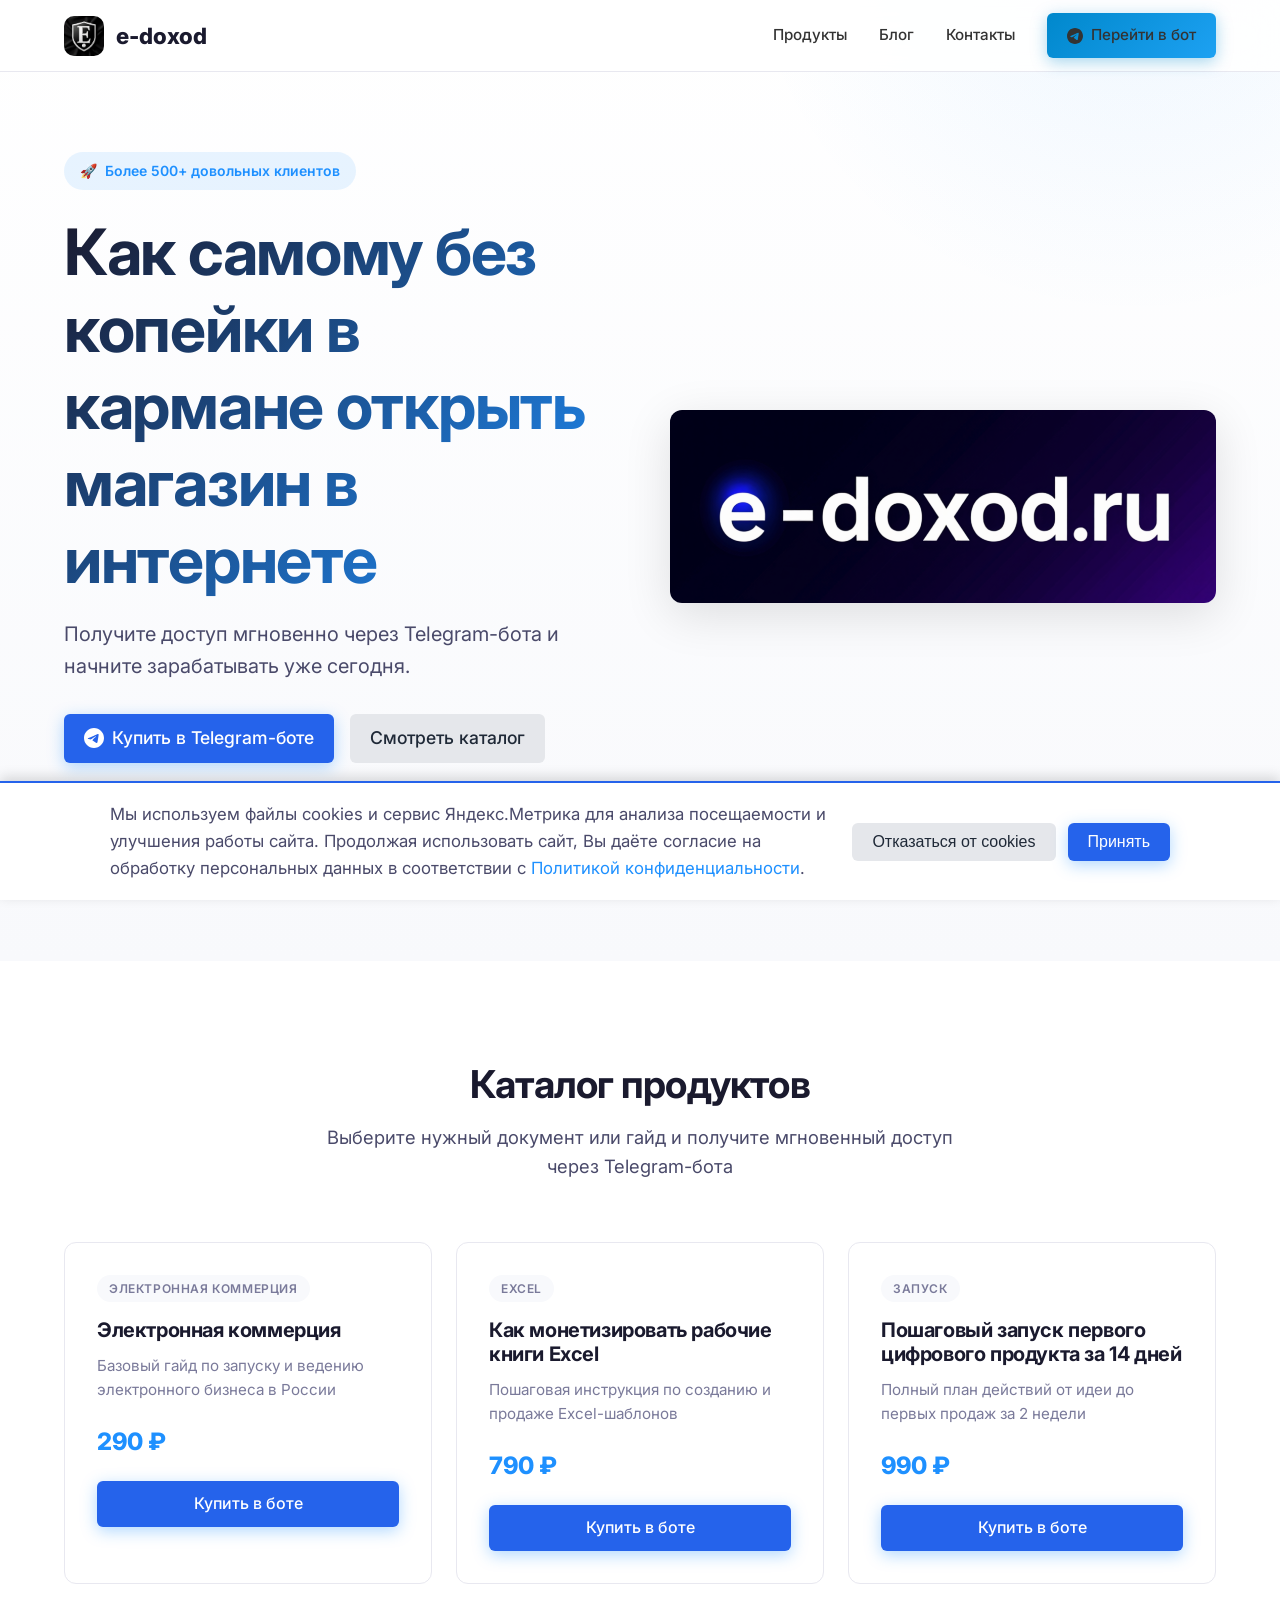
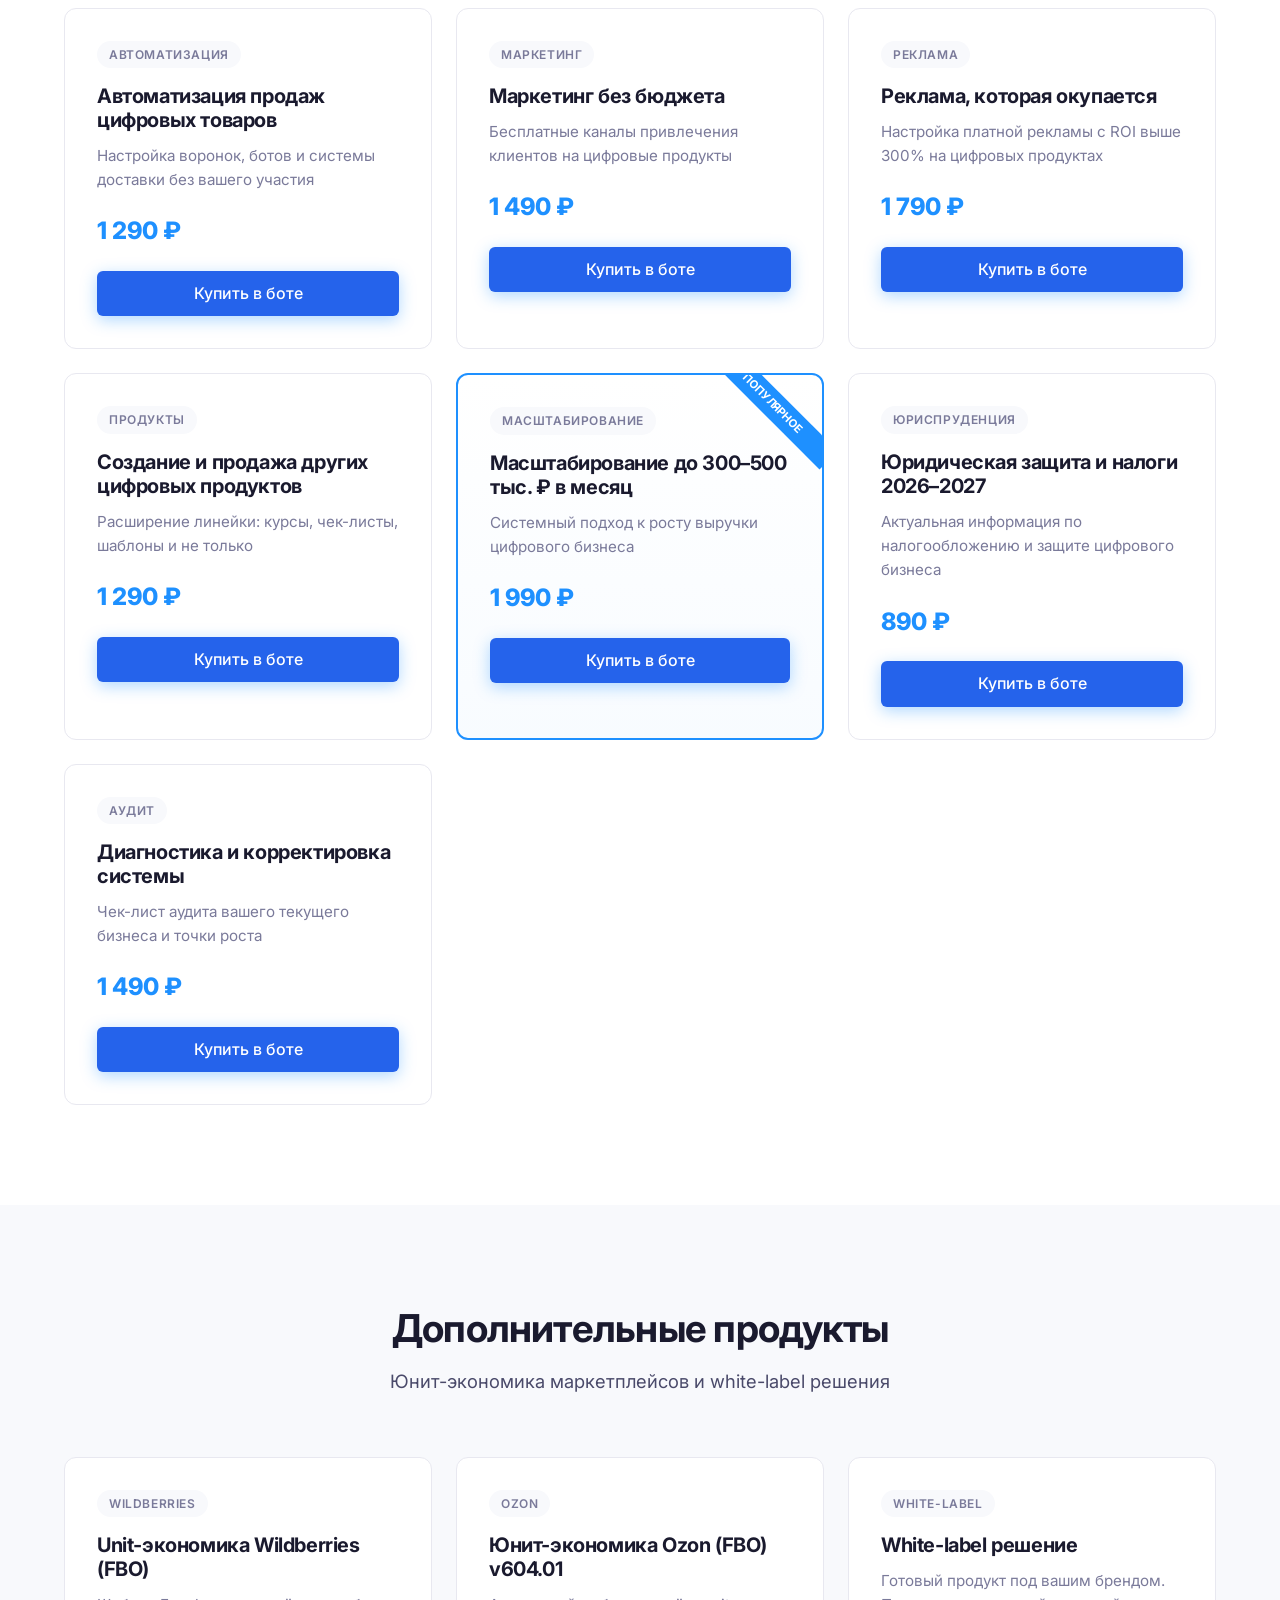
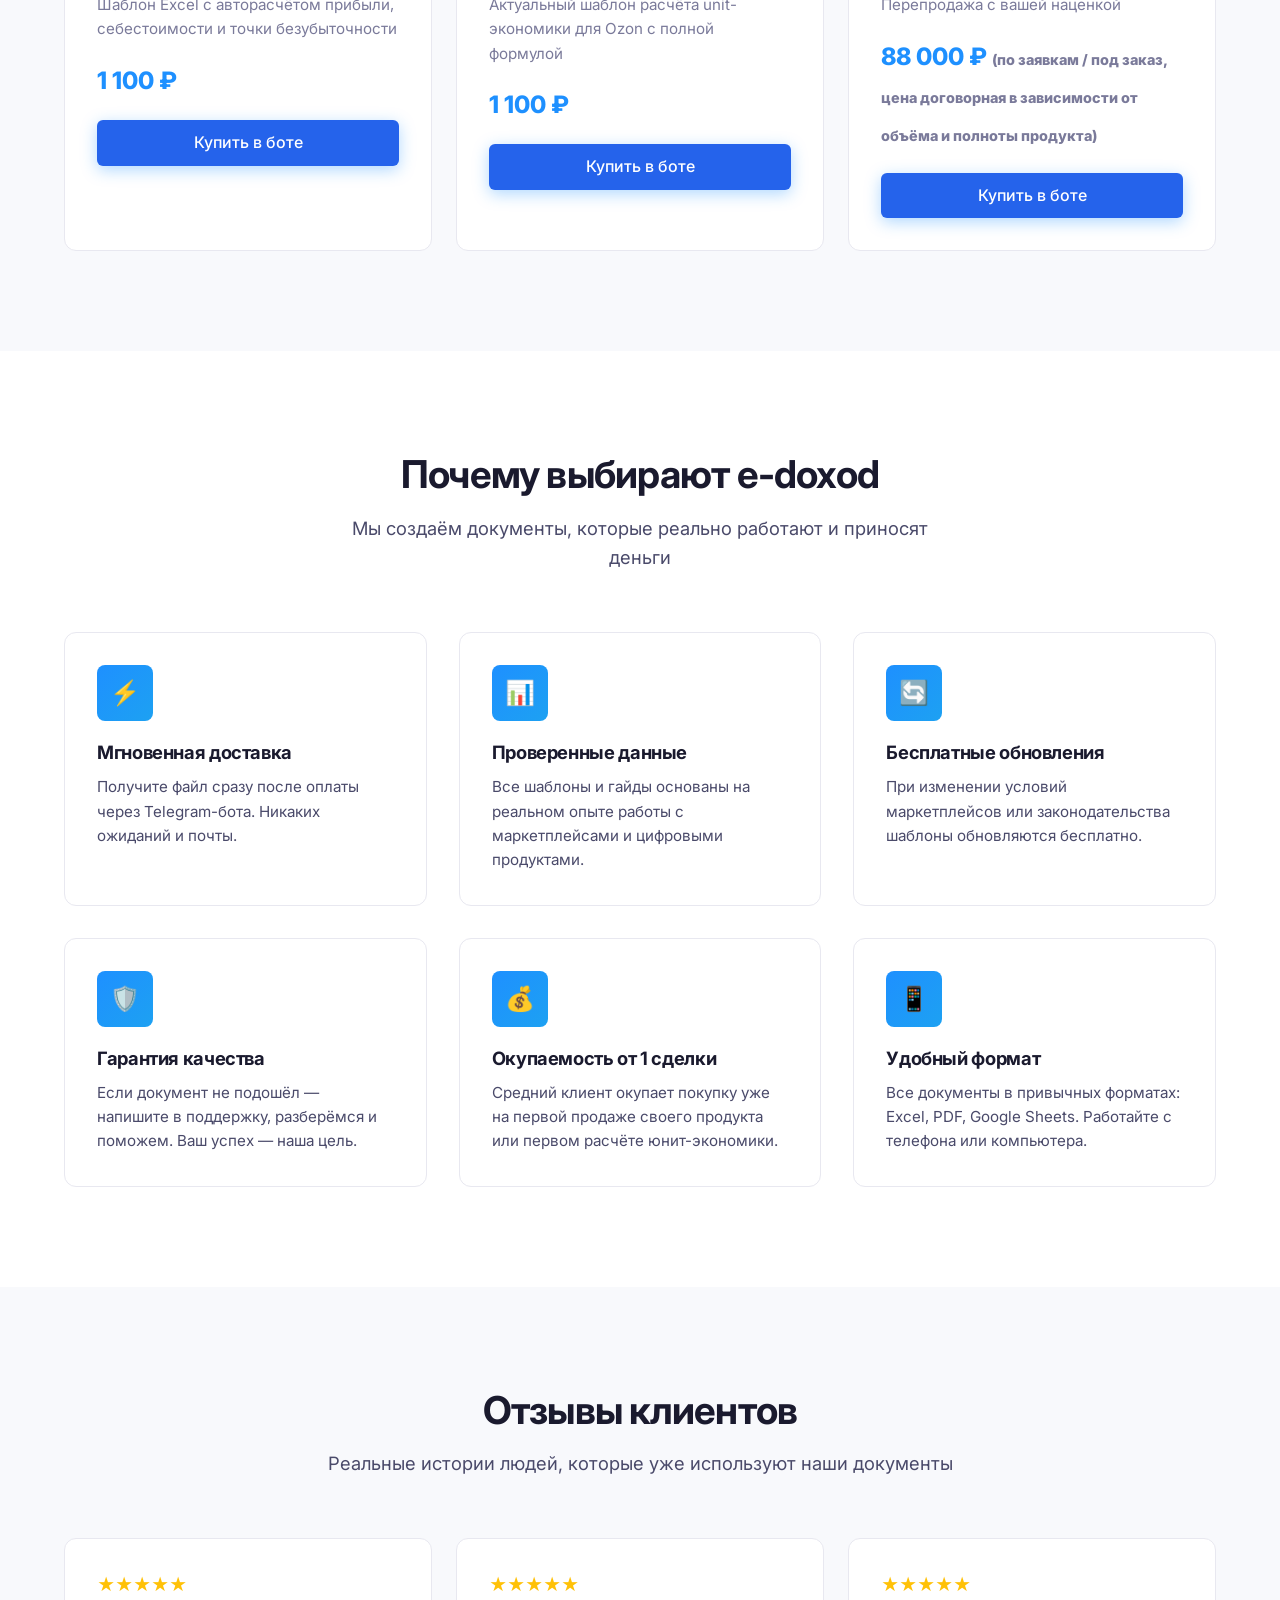
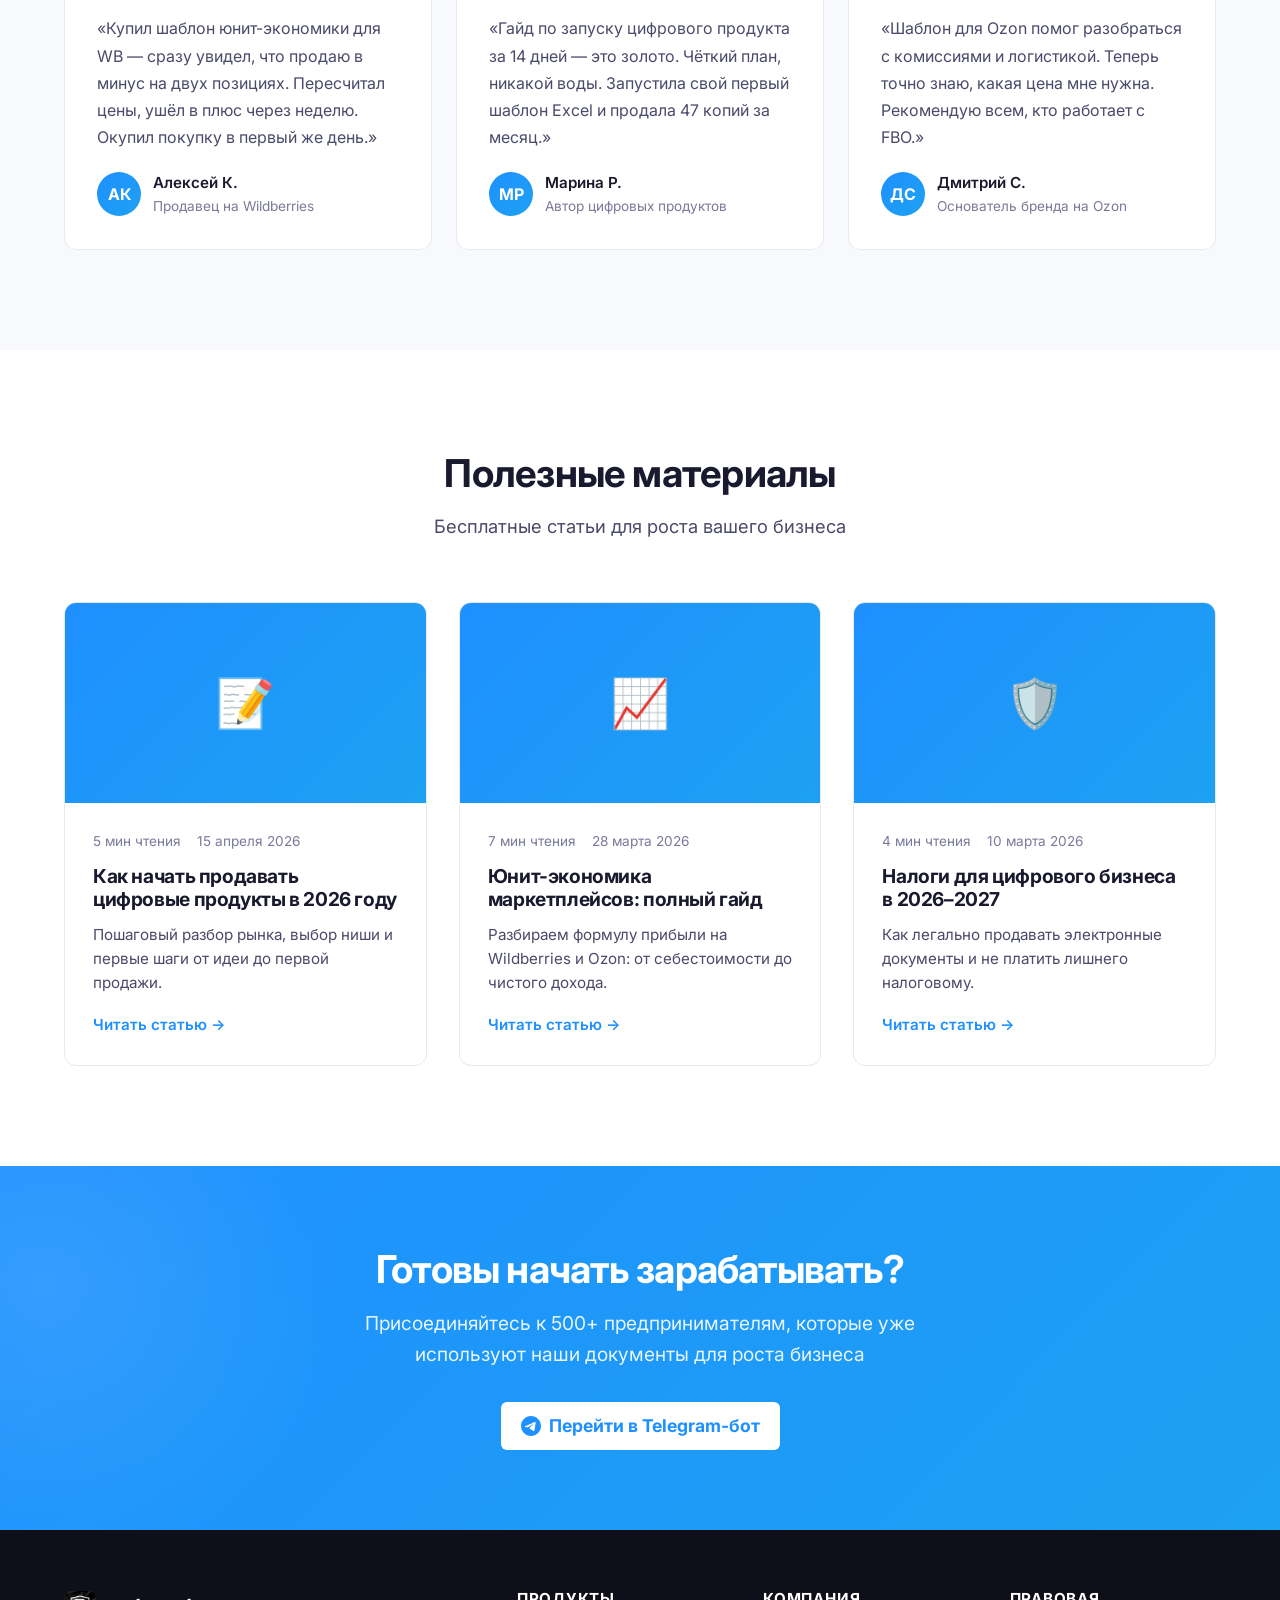
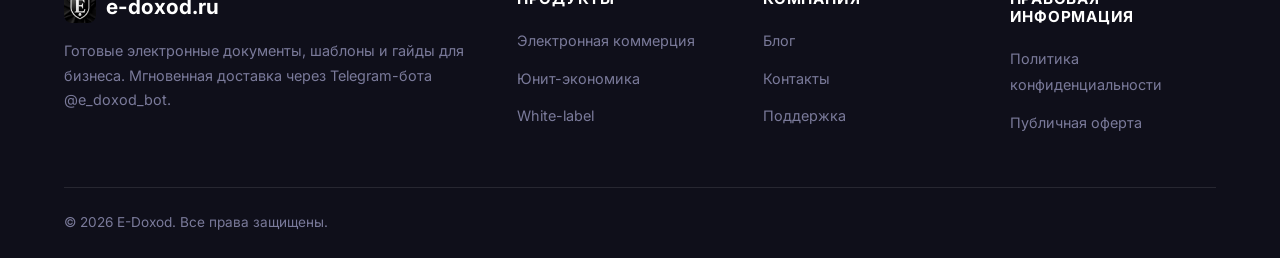
<file: index.html>
<!DOCTYPE html>
<html lang="ru">
<head>
    <meta charset="UTF-8">
    <meta name="viewport" content="width=device-width, initial-scale=1.0">
    <meta http-equiv="X-UA-Compatible" content="IE=edge">
    <!-- SEO Meta Tags -->
    <title>e-doxod.ru — Электронные документы для бизнеса | Excel-шаблоны, гайды, юнит-экономика</title>
    <meta name="description" content="Покупайте готовые электронные документы для бизнеса: шаблоны Excel, гайды по электронной коммерции, юнит-экономика Wildberries и Ozon. Мгновенная доставка через Telegram-бот @e_doxod_bot.">
    <meta name="keywords" content="электронные документы, шаблоны Excel, юнит-экономика, Wildberries, Ozon, цифровые продукты, гайды, бизнес">
    <meta name="author" content="e-doxod.ru">
    <meta name="robots" content="index, follow">
    <link rel="canonical" href="https://e-doxod.ru/">
    <!-- Open Graph / Social Media -->
    <meta property="og:type" content="website">
    <meta property="og:url" content="https://e-doxod.ru/">
    <meta property="og:title" content="e-doxod.ru — Электронные документы для бизнеса">
    <meta property="og:description" content="Готовые шаблоны Excel, гайды и документы для электронной коммерции. Мгновенная доставка через Telegram.">
    <meta property="og:image" content="https://e-doxod.ru/images/og-image.jpg">
    <meta property="og:locale" content="ru_RU">
    <!-- Twitter Card -->
    <meta name="twitter:card" content="summary_large_image">
    <meta name="twitter:title" content="e-doxod.ru — Электронные документы для бизнеса">
    <meta name="twitter:description" content="Готовые шаблоны Excel, гайды и документы для электронной коммерции.">
    <meta name="twitter:image" content="https://e-doxod.ru/images/og-image.jpg">
    <!-- Favicon -->
    <link rel="icon" type="image/png" href="/images/favicon.png">
    <link rel="apple-touch-icon" href="/images/apple-touch-icon.png">
    <!-- Preconnect -->
    <link rel="preconnect" href="https://fonts.googleapis.com">
    <link rel="preconnect" href="https://fonts.gstatic.com" crossorigin>
    <link href="https://fonts.googleapis.com/css2?family=Inter:wght@400;500;600;700;800&display=swap" rel="stylesheet">
    <!-- Styles -->
    <link rel="stylesheet" href="/css/styles.css">
    <!-- Structured Data (JSON-LD) -->
    <script type="application/ld+json">
    {
        "@context": "https://schema.org",
        "@type": "WebSite",
        "name": "e-doxod.ru",
        "url": "https://e-doxod.ru",
        "description": "Электронные документы и шаблоны для бизнеса",
        "potentialAction": {
            "@type": "SearchAction",
            "target": "https://e-doxod.ru/?q={search_term_string}",
            "query-input": "required name=search_term_string"
        }
    }
    </script>
    <script type="application/ld+json">
    {
        "@context": "https://schema.org",
        "@type": "Organization",
        "name": "e-doxod.ru",
        "url": "https://e-doxod.ru",
        "logo": "https://e-doxod.ru/images/logo.png",
        "sameAs": [
            "https://t.me/e_doxod_bot"
        ],
        "contactPoint": {
            "@type": "ContactPoint",
            "contactType": "customer support",
            "url": "https://t.me/e_doxod_bot"
        }
    }
    </script>
</head>
<body>
    <!-- Header -->
    <header class="header">
        <div class="container header-inner">
            <a href="/" class="logo">
                <img src="/images/logo.png" alt="e-doxod.ru" loading="eager" onerror="this.style.display='none'">
                <span>e-doxod</span>
            </a>
            <nav class="nav">
                <a href="/product.html">Продукты</a>
                <a href="/blog/">Блог</a>
                <a href="/contacts.html">Контакты</a>
                <a href="https://t.me/e_doxod_bot" class="btn btn-telegram" data-track="header_bot" target="_blank" rel="noopener">
                    <svg width="16" height="16" viewBox="0 0 24 24" fill="currentColor"><path d="M12 0C5.373 0 0 5.373 0 12s5.373 12 12 12 12-5.373 12-12S18.627 0 12 0zm5.562 8.161c-.18 1.897-.962 6.502-1.359 8.627-.168.9-.5 1.201-.82 1.23-.697.064-1.226-.461-1.901-.903-1.056-.692-1.653-1.123-2.678-1.799-1.185-.781-.417-1.21.258-1.911.177-.184 3.247-2.977 3.307-3.23.007-.032.015-.15-.056-.212s-.174-.041-.249-.024c-.106.024-1.793 1.139-5.062 3.345-.479.329-.913.489-1.302.481-.428-.009-1.252-.242-1.865-.442-.751-.244-1.349-.374-1.297-.789.027-.216.325-.437.893-.663 3.498-1.524 5.831-2.529 6.998-3.015 3.333-1.386 4.025-1.627 4.477-1.635.099-.002.321.023.465.141.121.099.154.232.17.325.015.093.034.305.019.471z"/></svg>
                    Перейти в бот
                </a>
            </nav>
            <button class="mobile-menu-btn" aria-label="Меню">
                <span></span>
                <span></span>
                <span></span>
            </button>
        </div>
    </header>
    <!-- Hero Section -->
    <section class="hero">
        <div class="container hero-inner">
            <div class="hero-content">
                <div class="hero-badge">
                    <span>🚀</span> Более 500+ довольных клиентов
                </div>
                <h1>Как самому без копейки в кармане открыть магазин в интернете</h1>
                <p class="hero-subtitle">
                           Получите доступ мгновенно через Telegram-бота и начните зарабатывать уже сегодня.
                </p>
                <div class="hero-cta">
                    <a href="https://t.me/e_doxod_bot?start=site_main_hero" class="btn btn-primary btn-lg" data-track="hero_main_cta" target="_blank" rel="noopener">
                        <svg width="20" height="20" viewBox="0 0 24 24" fill="currentColor"><path d="M12 0C5.373 0 0 5.373 0 12s5.373 12 12 12 12-5.373 12-12S18.627 0 12 0zm5.562 8.161c-.18 1.897-.962 6.502-1.359 8.627-.168.9-.5 1.201-.82 1.23-.697.064-1.226-.461-1.901-.903-1.056-.692-1.653-1.123-2.678-1.799-1.185-.781-.417-1.21.258-1.911.177-.184 3.247-2.977 3.307-3.23.007-.032.015-.15-.056-.212s-.174-.041-.249-.024c-.106.024-1.793 1.139-5.062 3.345-.479.329-.913.489-1.302.481-.428-.009-1.252-.242-1.865-.442-.751-.244-1.349-.374-1.297-.789.027-.216.325-.437.893-.663 3.498-1.524 5.831-2.529 6.998-3.015 3.333-1.386 4.025-1.627 4.477-1.635.099-.002.321.023.465.141.121.099.154.232.17.325.015.093.034.305.019.471z"/></svg>
                        Купить в Telegram-боте
                    </a>
                    <a href="/product.html" class="btn btn-secondary btn-lg">Смотреть каталог</a>
                </div>
                <div class="hero-stats">
                    <div class="stat-item">
                        <div class="stat-number" data-counter="500">0</div>
                        <div class="stat-label">Довольных клиентов</div>
                    </div>
                    <div class="stat-item">
                        <div class="stat-number" data-counter="12">0</div>
                        <div class="stat-label">Готовых продуктов</div>
                    </div>
                    <div class="stat-item">
                        <div class="stat-number" data-counter="98">0</div>
                        <div class="stat-label">% положительных отзывов</div>
                    </div>
                </div>
            </div>
            <div class="hero-image reveal">
                <img src="/images/hero-mockup.png" alt="Электронные документы и шаблоны для бизнеса" loading="eager" onerror="this.parentElement.innerHTML='<div style=\'background:linear-gradient(135deg,#1E90FF,#1DA1F2);border-radius:12px;height:400px;display:flex;align-items:center;justify-content:center;color:white;font-size:4rem;\'>📊</div>'">
            </div>
        </div>
    </section>
    <!-- Products Section -->
    <section class="section" id="products">
        <div class="container">
            <div class="section-header reveal">
                <h2>Каталог продуктов</h2>
                <p>Выберите нужный документ или гайд и получите мгновенный доступ через Telegram-бота</p>
            </div>
            <div class="products-grid">
                <!-- Product 1 -->
                <div class="product-card reveal">
                    <span class="product-tag">Электронная коммерция</span>
                    <h3>Электронная коммерция</h3>
                    <p>Базовый гайд по запуску и ведению электронного бизнеса в России</p>
                    <div class="product-price">290 ₽</div>
                    <a href="https://t.me/e_doxod_bot?start=site_product_1" class="btn btn-primary" data-track="product_1" style="width:100%" target="_blank" rel="noopener">Купить в боте</a>
                </div>
                <!-- Product 2 -->
                <div class="product-card reveal">
                    <span class="product-tag">Excel</span>
                    <h3>Как монетизировать рабочие книги Excel</h3>
                    <p>Пошаговая инструкция по созданию и продаже Excel-шаблонов</p>
                    <div class="product-price">790 ₽</div>
                    <a href="https://t.me/e_doxod_bot?start=site_product_2" class="btn btn-primary" data-track="product_2" style="width:100%" target="_blank" rel="noopener">Купить в боте</a>
                </div>
                <!-- Product 3 -->
                <div class="product-card reveal">
                    <span class="product-tag">Запуск</span>
                    <h3>Пошаговый запуск первого цифрового продукта за 14 дней</h3>
                    <p>Полный план действий от идеи до первых продаж за 2 недели</p>
                    <div class="product-price">990 ₽</div>
                    <a href="https://t.me/e_doxod_bot?start=site_product_3" class="btn btn-primary" data-track="product_3" style="width:100%" target="_blank" rel="noopener">Купить в боте</a>
                </div>
                <!-- Product 4 -->
                <div class="product-card reveal">
                    <span class="product-tag">Автоматизация</span>
                    <h3>Автоматизация продаж цифровых товаров</h3>
                    <p>Настройка воронок, ботов и системы доставки без вашего участия</p>
                    <div class="product-price">1 290 ₽</div>
                    <a href="https://t.me/e_doxod_bot?start=site_product_4" class="btn btn-primary" data-track="product_4" style="width:100%" target="_blank" rel="noopener">Купить в боте</a>
                </div>
                <!-- Product 5 -->
                <div class="product-card reveal">
                    <span class="product-tag">Маркетинг</span>
                    <h3>Маркетинг без бюджета</h3>
                    <p>Бесплатные каналы привлечения клиентов на цифровые продукты</p>
                    <div class="product-price">1 490 ₽</div>
                    <a href="https://t.me/e_doxod_bot?start=site_product_5" class="btn btn-primary" data-track="product_5" style="width:100%" target="_blank" rel="noopener">Купить в боте</a>
                </div>
                <!-- Product 6 -->
                <div class="product-card reveal">
                    <span class="product-tag">Реклама</span>
                    <h3>Реклама, которая окупается</h3>
                    <p>Настройка платной рекламы с ROI выше 300% на цифровых продуктах</p>
                    <div class="product-price">1 790 ₽</div>
                    <a href="https://t.me/e_doxod_bot?start=site_product_6" class="btn btn-primary" data-track="product_6" style="width:100%" target="_blank" rel="noopener">Купить в боте</a>
                </div>
                <!-- Product 7 -->
                <div class="product-card reveal">
                    <span class="product-tag">Продукты</span>
                    <h3>Создание и продажа других цифровых продуктов</h3>
                    <p>Расширение линейки: курсы, чек-листы, шаблоны и не только</p>
                    <div class="product-price">1 290 ₽</div>
                    <a href="https://t.me/e_doxod_bot?start=site_product_7" class="btn btn-primary" data-track="product_7" style="width:100%" target="_blank" rel="noopener">Купить в боте</a>
                </div>
                <!-- Product 8 -->
                <div class="product-card featured reveal">
                    <span class="product-tag">Масштабирование</span>
                    <h3>Масштабирование до 300–500 тыс. ₽ в месяц</h3>
                    <p>Системный подход к росту выручки цифрового бизнеса</p>
                    <div class="product-price">1 990 ₽</div>
                    <a href="https://t.me/e_doxod_bot?start=site_product_8" class="btn btn-primary" data-track="product_8" style="width:100%" target="_blank" rel="noopener">Купить в боте</a>
                </div>
                <!-- Product 9 -->
                <div class="product-card reveal">
                    <span class="product-tag">Юриспруденция</span>
                    <h3>Юридическая защита и налоги 2026–2027</h3>
                    <p>Актуальная информация по налогообложению и защите цифрового бизнеса</p>
                    <div class="product-price">890 ₽</div>
                    <a href="https://t.me/e_doxod_bot?start=site_product_9" class="btn btn-primary" data-track="product_9" style="width:100%" target="_blank" rel="noopener">Купить в боте</a>
                </div>
                <!-- Product 10 -->
                <div class="product-card reveal">
                    <span class="product-tag">Аудит</span>
                    <h3>Диагностика и корректировка системы</h3>
                    <p>Чек-лист аудита вашего текущего бизнеса и точки роста</p>
                    <div class="product-price">1 490 ₽</div>
                    <a href="https://t.me/e_doxod_bot?start=site_product_10" class="btn btn-primary" data-track="product_10" style="width:100%" target="_blank" rel="noopener">Купить в боте</a>
                </div>
            </div>
        </div>
    </section>
    <!-- Additional Products -->
    <section class="section section-alt" id="extras">
        <div class="container">
            <div class="section-header reveal">
                <h2>Дополнительные продукты</h2>
                <p>Юнит-экономика маркетплейсов и white-label решения</p>
            </div>
            <div class="products-grid">
                <div class="product-card reveal">
                    <span class="product-tag">Wildberries</span>
                    <h3>Unit-экономика Wildberries (FBO)</h3>
                    <p>Шаблон Excel с авторасчётом прибыли, себестоимости и точки безубыточности</p>
                    <div class="product-price">1 100 ₽</div>
                    <a href="https://t.me/e_doxod_bot?start=site_wb_unit" class="btn btn-primary" data-track="wb_unit" style="width:100%" target="_blank" rel="noopener">Купить в боте</a>
                </div>
                <div class="product-card reveal">
                    <span class="product-tag">Ozon</span>
                    <h3>Юнит-экономика Ozon (FBO) v604.01</h3>
                    <p>Актуальный шаблон расчёта unit-экономики для Ozon с полной формулой</p>
                    <div class="product-price">1 100 ₽</div>
                    <a href="https://t.me/e_doxod_bot?start=site_ozon_unit" class="btn btn-primary" data-track="ozon_unit" style="width:100%" target="_blank" rel="noopener">Купить в боте</a>
                </div>
                <div class="product-card reveal">
                    <span class="product-tag">White-label</span>
                    <h3>White-label решение</h3>
                    <p>Готовый продукт под вашим брендом. Перепродажа с вашей наценкой</p>
                    <div class="product-price">88 000 ₽ <span style="font-size:0.9rem;color:var(--text-muted)">(по заявкам / под заказ, цена договорная в зависимости от объёма и полноты продукта)</span></div>
                    <a href="https://t.me/e_doxod_bot?start=site_wl" class="btn btn-primary" data-track="white_label" style="width:100%" target="_blank" rel="noopener">Купить в боте</a>
                </div>
            </div>
        </div>
    </section>
    <!-- Features Section -->
    <section class="section">
        <div class="container">
            <div class="section-header reveal">
                <h2>Почему выбирают e-doxod</h2>
                <p>Мы создаём документы, которые реально работают и приносят деньги</p>
            </div>
            <div class="features-grid">
                <div class="feature-item reveal">
                    <div class="feature-icon">⚡</div>
                    <h3>Мгновенная доставка</h3>
                    <p>Получите файл сразу после оплаты через Telegram-бота. Никаких ожиданий и почты.</p>
                </div>
                <div class="feature-item reveal">
                    <div class="feature-icon">📊</div>
                    <h3>Проверенные данные</h3>
                    <p>Все шаблоны и гайды основаны на реальном опыте работы с маркетплейсами и цифровыми продуктами.</p>
                </div>
                <div class="feature-item reveal">
                    <div class="feature-icon">🔄</div>
                    <h3>Бесплатные обновления</h3>
                    <p>При изменении условий маркетплейсов или законодательства шаблоны обновляются бесплатно.</p>
                </div>
                <div class="feature-item reveal">
                    <div class="feature-icon">🛡️</div>
                    <h3>Гарантия качества</h3>
                    <p>Если документ не подошёл — напишите в поддержку, разберёмся и поможем. Ваш успех — наша цель.</p>
                </div>
                <div class="feature-item reveal">
                    <div class="feature-icon">💰</div>
                    <h3>Окупаемость от 1 сделки</h3>
                    <p>Средний клиент окупает покупку уже на первой продаже своего продукта или первом расчёте юнит-экономики.</p>
                </div>
                <div class="feature-item reveal">
                    <div class="feature-icon">📱</div>
                    <h3>Удобный формат</h3>
                    <p>Все документы в привычных форматах: Excel, PDF, Google Sheets. Работайте с телефона или компьютера.</p>
                </div>
            </div>
        </div>
    </section>
    <!-- Testimonials Section -->
    <section class="section section-alt">
        <div class="container">
            <div class="section-header reveal">
                <h2>Отзывы клиентов</h2>
                <p>Реальные истории людей, которые уже используют наши документы</p>
            </div>
            <div class="testimonials-grid">
                <div class="testimonial-card reveal">
                    <div class="testimonial-stars">★★★★★</div>
                    <p class="testimonial-text">«Купил шаблон юнит-экономики для WB — сразу увидел, что продаю в минус на двух позициях. Пересчитал цены, ушёл в плюс через неделю. Окупил покупку в первый же день.»</p>
                    <div class="testimonial-author">
                        <div class="testimonial-avatar">АК</div>
                        <div>
                            <div class="testimonial-name">Алексей К.</div>
                            <div class="testimonial-role">Продавец на Wildberries</div>
                        </div>
                    </div>
                </div>
                <div class="testimonial-card reveal">
                    <div class="testimonial-stars">★★★★★</div>
                    <p class="testimonial-text">«Гайд по запуску цифрового продукта за 14 дней — это золото. Чёткий план, никакой воды. Запустила свой первый шаблон Excel и продала 47 копий за месяц.»</p>
                    <div class="testimonial-author">
                        <div class="testimonial-avatar">МР</div>
                        <div>
                            <div class="testimonial-name">Марина Р.</div>
                            <div class="testimonial-role">Автор цифровых продуктов</div>
                        </div>
                    </div>
                </div>
                <div class="testimonial-card reveal">
                    <div class="testimonial-stars">★★★★★</div>
                    <p class="testimonial-text">«Шаблон для Ozon помог разобраться с комиссиями и логистикой. Теперь точно знаю, какая цена мне нужна. Рекомендую всем, кто работает с FBO.»</p>
                    <div class="testimonial-author">
                        <div class="testimonial-avatar">ДС</div>
                        <div>
                            <div class="testimonial-name">Дмитрий С.</div>
                            <div class="testimonial-role">Основатель бренда на Ozon</div>
                        </div>
                    </div>
                </div>
            </div>
        </div>
    </section>
    <!-- Blog Preview -->
    <section class="section">
        <div class="container">
            <div class="section-header reveal">
                <h2>Полезные материалы</h2>
                <p>Бесплатные статьи для роста вашего бизнеса</p>
            </div>
            <div class="blog-grid">
                <article class="blog-card reveal">
                    <div class="blog-card-image">📝</div>
                    <div class="blog-card-content">
                        <div class="blog-card-meta">
                            <span>5 мин чтения</span>
                            <span>15 апреля 2026</span>
                        </div>
                        <h3>Как начать продавать цифровые продукты в 2026 году</h3>
                        <p>Пошаговый разбор рынка, выбор ниши и первые шаги от идеи до первой продажи.</p>
                        <a href="/blog/post-1.html" class="read-more">Читать статью →</a>
                    </div>
                </article>
                <article class="blog-card reveal">
                    <div class="blog-card-image">📈</div>
                    <div class="blog-card-content">
                        <div class="blog-card-meta">
                            <span>7 мин чтения</span>
                            <span>28 марта 2026</span>
                        </div>
                        <h3>Юнит-экономика маркетплейсов: полный гайд</h3>
                        <p>Разбираем формулу прибыли на Wildberries и Ozon: от себестоимости до чистого дохода.</p>
                        <a href="/blog/post-2.html" class="read-more">Читать статью →</a>
                    </div>
                </article>
                <article class="blog-card reveal">
                    <div class="blog-card-image">🛡️</div>
                    <div class="blog-card-content">
                        <div class="blog-card-meta">
                            <span>4 мин чтения</span>
                            <span>10 марта 2026</span>
                        </div>
                        <h3>Налоги для цифрового бизнеса в 2026–2027</h3>
                        <p>Как легально продавать электронные документы и не платить лишнего налоговому.</p>
                        <a href="/blog/post-3.html" class="read-more">Читать статью →</a>
                    </div>
                </article>
            </div>
        </div>
    </section>
    <!-- CTA Section -->
    <section class="cta-section">
        <div class="container">
            <h2>Готовы начать зарабатывать?</h2>
            <p>Присоединяйтесь к 500+ предпринимателям, которые уже используют наши документы для роста бизнеса</p>
            <a href="https://t.me/e_doxod_bot?start=site_footer_cta" class="btn btn-lg" data-track="footer_cta" target="_blank" rel="noopener">
                <svg width="20" height="20" viewBox="0 0 24 24" fill="currentColor"><path d="M12 0C5.373 0 0 5.373 0 12s5.373 12 12 12 12-5.373 12-12S18.627 0 12 0zm5.562 8.161c-.18 1.897-.962 6.502-1.359 8.627-.168.9-.5 1.201-.82 1.23-.697.064-1.226-.461-1.901-.903-1.056-.692-1.653-1.123-2.678-1.799-1.185-.781-.417-1.21.258-1.911.177-.184 3.247-2.977 3.307-3.23.007-.032.015-.15-.056-.212s-.174-.041-.249-.024c-.106.024-1.793 1.139-5.062 3.345-.479.329-.913.489-1.302.481-.428-.009-1.252-.242-1.865-.442-.751-.244-1.349-.374-1.297-.789.027-.216.325-.437.893-.663 3.498-1.524 5.831-2.529 6.998-3.015 3.333-1.386 4.025-1.627 4.477-1.635.099-.002.321.023.465.141.121.099.154.232.17.325.015.093.034.305.019.471z"/></svg>
                Перейти в Telegram-бот
            </a>
        </div>
    </section>
    <!-- Footer -->
    <footer class="footer">
        <div class="container">
            <div class="footer-grid">
                <div>
                    <div class="footer-brand">
                        <img src="/images/logo.png" alt="" onerror="this.style.display='none'">
                        e-doxod.ru
                    </div>
                    <p class="footer-desc">
                        Готовые электронные документы, шаблоны и гайды для бизнеса.
                        Мгновенная доставка через Telegram-бота @e_doxod_bot.
                    </p>
                </div>
                <div class="footer-column">
                    <h4>Продукты</h4>
                    <ul>
                        <li><a href="/product.html#ecommerce">Электронная коммерция</a></li>
                        <li><a href="/product.html#unit">Юнит-экономика</a></li>
                        <li><a href="/product.html#white-label">White-label</a></li>
                    </ul>
                </div>
                <div class="footer-column">
                    <h4>Компания</h4>
                    <ul>
                        <li><a href="/blog/">Блог</a></li>
                        <li><a href="/contacts.html">Контакты</a></li>
                        <li><a href="https://t.me/e_doxod_bot" target="_blank" rel="noopener">Поддержка</a></li>
                    </ul>
                </div>
                <div class="footer-column">
                    <h4>Правовая информация</h4>
                    <ul>
                        <li><a href="/privacy.html">Политика конфиденциальности</a></li>
                        <li><a href="/offer.html">Публичная оферта</a></li>
                    </ul>
                </div>
            </div>
            <div class="footer-bottom">
                <p>© 2026 E-Doxod. Все права защищены.</p>
                <p></p>
            </div>
        </div>
    </footer>
    <!-- Telegram Floating Widget -->
    <div class="telegram-widget">
        <a href="https://t.me/e_doxod_bot?start=site_widget" target="_blank" rel="noopener" aria-label="Написать в Telegram">
            <svg width="20" height="20" viewBox="0 0 24 24" fill="currentColor"><path d="M12 0C5.373 0 0 5.373 0 12s5.373 12 12 12 12-5.373 12-12S18.627 0 12 0zm5.562 8.161c-.18 1.897-.962 6.502-1.359 8.627-.168.9-.5 1.201-.82 1.23-.697.064-1.226-.461-1.901-.903-1.056-.692-1.653-1.123-2.678-1.799-1.185-.781-.417-1.21.258-1.911.177-.184 3.247-2.977 3.307-3.23.007-.032.015-.15-.056-.212s-.174-.041-.249-.024c-.106.024-1.793 1.139-5.062 3.345-.479.329-.913.489-1.302.481-.428-.009-1.252-.242-1.865-.442-.751-.244-1.349-.374-1.297-.789.027-.216.325-.437.893-.663 3.498-1.524 5.831-2.529 6.998-3.015 3.333-1.386 4.025-1.627 4.477-1.635.099-.002.321.023.465.141.121.099.154.232.17.325.015.093.034.305.019.471z"/></svg>
            <span>Написать в Telegram</span>
        </a>
    </div>
    <!-- Scripts -->
    <script src="/js/script.js" defer></script>
    <!-- Yandex.Metrika (раскомментируйте и замените ID при необходимости) -->
    <!--
    <script type="text/javascript">
       (function(m,e,t,r,i,k,a){m[i]=m[i]||function(){(m[i].a=m[i].a||[]).push(arguments)};
       m[i].l=1*new Date();
       for (var j = 0; j < document.scripts.length; j++) {if (document.scripts[j].src === r) { return; }}
       k=e.createElement(t),a=e.getElementsByTagName(t)[0],k.async=1,k.src=r,a.parentNode.insertBefore(k,a)})
       (window, document, "script", "https://mc.yandex.ru/metrika/tag.js", "ym");
       ym(YOUR_COUNTER_ID, "init", {clickmap:true,trackLinks:true,accurateTrackBounce:true});
    </script>
    -->
    <!-- ==================== COOKIE BANNER ==================== -->
<div id="cookie-banner" class="cookie-banner">
    <div class="cookie-content">
        <p>
            Мы используем файлы cookies и сервис Яндекс.Метрика для анализа посещаемости и улучшения работы сайта.
            Продолжая использовать сайт, Вы даёте согласие на обработку персональных данных в соответствии с
            <a href="/privacy.html" target="_blank" rel="noopener">Политикой конфиденциальности</a>.
        </p>
        <div class="cookie-buttons">
            <button id="cookie-reject" class="btn btn-secondary">Отказаться от cookies</button>
            <button id="cookie-accept" class="btn btn-primary">Принять</button>
        </div>
    </div>
</div>
<style>
.cookie-banner {
    position: fixed;
    bottom: 0;
    left: 0;
    right: 0;
    background: #fff;
    border-top: 2px solid #2563eb;
    box-shadow: 0 -4px 12px rgba(0,0,0,0.15);
    z-index: 9999;
    padding: 18px 0;
    display: none;
    font-size: 15px;
}
.cookie-content {
    max-width: 1100px;
    margin: 0 auto;
    padding: 0 20px;
    display: flex;
    align-items: center;
    gap: 20px;
    flex-wrap: wrap;
}
.cookie-content p {
    margin: 0;
    flex: 1;
    min-width: 280px;
}
.cookie-buttons {
    display: flex;
    gap: 12px;
    flex-wrap: nowrap;
}
.btn {
    padding: 10px 20px;
    border: none;
    border-radius: 6px;
    font-weight: 500;
    cursor: pointer;
    white-space: nowrap;
}
.btn-primary {
    background: #2563eb;
    color: white;
}
.btn-secondary {
    background: #e5e7eb;
    color: #1f2937;
}
@media (max-width: 768px) {
    .cookie-content {
        flex-direction: column;
        text-align: center;
    }
}
</style>
<script>
// Cookie banner logic
document.addEventListener('DOMContentLoaded', function() {
    const banner = document.getElementById('cookie-banner');
    const acceptBtn = document.getElementById('cookie-accept');
    const rejectBtn = document.getElementById('cookie-reject');
    // Проверяем, давал ли пользователь согласие ранее
    if (localStorage.getItem('cookieConsent') === null) {
        banner.style.display = 'block';
    }
    acceptBtn.addEventListener('click', function() {
        localStorage.setItem('cookieConsent', 'accepted');
        banner.style.display = 'none';
        // Здесь можно инициализировать Яндекс.Метрику
        console.log('Cookies accepted');
    });
    rejectBtn.addEventListener('click', function() {
        localStorage.setItem('cookieConsent', 'rejected');
        banner.style.display = 'none';
        console.log('Cookies rejected');
    });
});
</script>
</body>
</html>
</file>
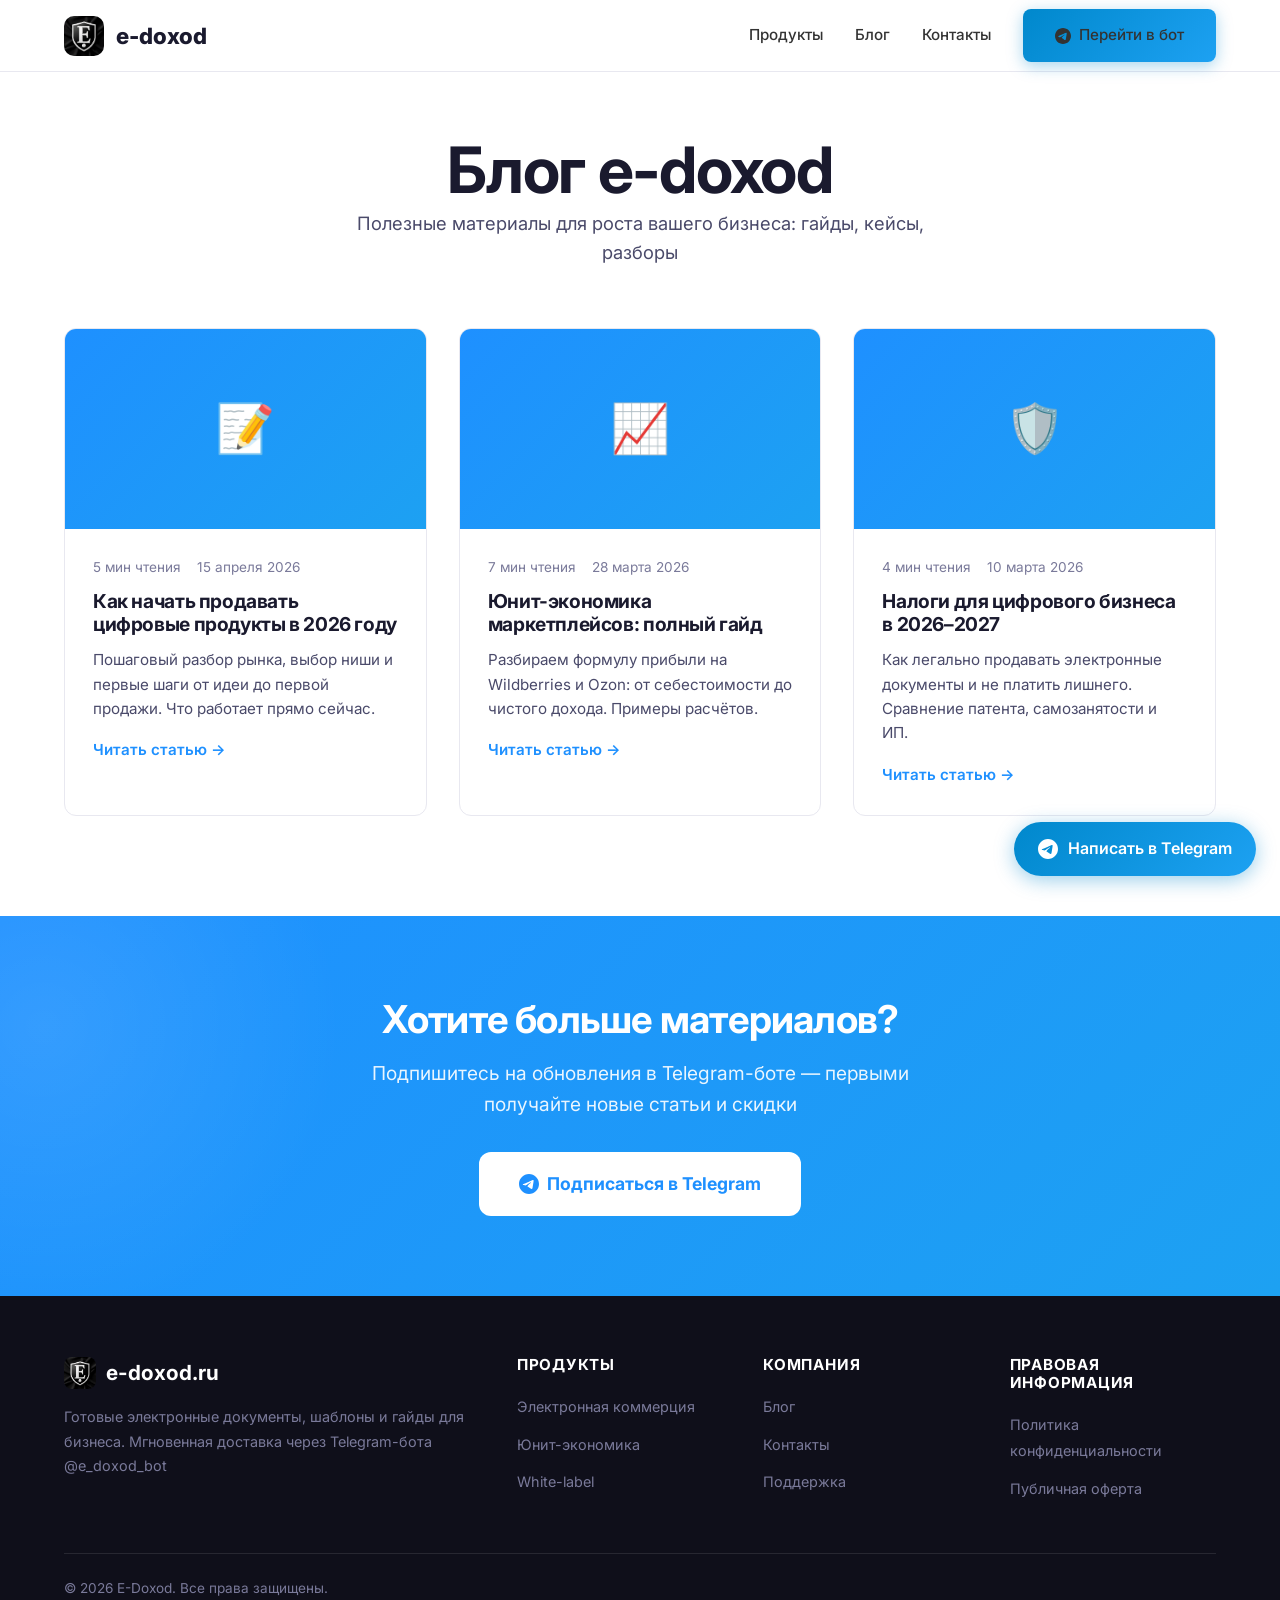
<file: blog/index.html>
<!DOCTYPE html>
<html lang="ru">
<head>
    <meta charset="UTF-8">
    <meta name="viewport" content="width=device-width, initial-scale=1.0">
    <title>Блог — e-doxod.ru | Полезные материалы для бизнеса</title>
    <meta name="description" content="Бесплатные статьи о цифровых продуктах, юнит-экономике маркетплейсов, налогах и запуске онлайн-бизнеса.">
    <meta name="robots" content="index, follow">
    <link rel="canonical" href="https://e-doxod.ru/blog/">
    <link rel="preconnect" href="https://fonts.googleapis.com">
    <link rel="preconnect" href="https://fonts.gstatic.com" crossorigin>
    <link href="https://fonts.googleapis.com/css2?family=Inter:wght@400;500;600;700;800&display=swap" rel="stylesheet">
    <link rel="stylesheet" href="/css/styles.css">
</head>
<body>
    <header class="header">
        <div class="container header-inner">
            <a href="/" class="logo">
                <img src="/images/logo.png" alt="e-doxod.ru" loading="eager" onerror="this.style.display='none'">
                <span>e-doxod</span>
            </a>
            <nav class="nav">
                <a href="/product.html">Продукты</a>
                <a href="/blog/">Блог</a>
                <a href="/contacts.html">Контакты</a>
                <a href="https://t.me/e_doxod_bot" class="btn btn-telegram" data-track="header_bot" target="_blank" rel="noopener">
                    <svg width="16" height="16" viewBox="0 0 24 24" fill="currentColor"><path d="M12 0C5.373 0 0 5.373 0 12s5.373 12 12 12 12-5.373 12-12S18.627 0 12 0zm5.562 8.161c-.18 1.897-.962 6.502-1.359 8.627-.168.9-.5 1.201-.82 1.23-.697.064-1.226-.461-1.901-.903-1.056-.692-1.653-1.123-2.678-1.799-1.185-.781-.417-1.21.258-1.911.177-.184 3.247-2.977 3.307-3.23.007-.032.015-.15-.056-.212s-.174-.041-.249-.024c-.106.024-1.793 1.139-5.062 3.345-.479.329-.913.489-1.302.481-.428-.009-1.252-.242-1.865-.442-.751-.244-1.349-.374-1.297-.789.027-.216.325-.437.893-.663 3.498-1.524 5.831-2.529 6.998-3.015 3.333-1.386 4.025-1.627 4.477-1.635.099-.002.321.023.465.141.121.099.154.232.17.325.015.093.034.305.019.471z"/></svg>
                    Перейти в бот
                </a>
            </nav>
            <button class="mobile-menu-btn" aria-label="Меню"><span></span><span></span><span></span></button>
        </div>
    </header>

    <section class="section" style="padding-top: calc(var(--header-height) + 60px);">
        <div class="container">
            <div class="section-header reveal">
                <h1>Блог e-doxod</h1>
                <p>Полезные материалы для роста вашего бизнеса: гайды, кейсы, разборы</p>
            </div>

            <div class="blog-grid">
                <article class="blog-card reveal">
                    <div class="blog-card-image">📝</div>
                    <div class="blog-card-content">
                        <div class="blog-card-meta">
                            <span>5 мин чтения</span>
                            <span>15 апреля 2026</span>
                        </div>
                        <h3>Как начать продавать цифровые продукты в 2026 году</h3>
                        <p>Пошаговый разбор рынка, выбор ниши и первые шаги от идеи до первой продажи. Что работает прямо сейчас.</p>
                        <a href="/blog/post-1.html" class="read-more">Читать статью →</a>
                    </div>
                </article>

                <article class="blog-card reveal">
                    <div class="blog-card-image">📈</div>
                    <div class="blog-card-content">
                        <div class="blog-card-meta">
                            <span>7 мин чтения</span>
                            <span>28 марта 2026</span>
                        </div>
                        <h3>Юнит-экономика маркетплейсов: полный гайд</h3>
                        <p>Разбираем формулу прибыли на Wildberries и Ozon: от себестоимости до чистого дохода. Примеры расчётов.</p>
                        <a href="/blog/post-2.html" class="read-more">Читать статью →</a>
                    </div>
                </article>

                <article class="blog-card reveal">
                    <div class="blog-card-image">🛡️</div>
                    <div class="blog-card-content">
                        <div class="blog-card-meta">
                            <span>4 мин чтения</span>
                            <span>10 марта 2026</span>
                        </div>
                        <h3>Налоги для цифрового бизнеса в 2026–2027</h3>
                        <p>Как легально продавать электронные документы и не платить лишнего. Сравнение патента, самозанятости и ИП.</p>
                        <a href="/blog/post-3.html" class="read-more">Читать статью →</a>
                    </div>
                </article>
            </div>
        </div>
    </section>

    <section class="cta-section">
        <div class="container">
            <h2>Хотите больше материалов?</h2>
            <p>Подпишитесь на обновления в Telegram-боте — первыми получайте новые статьи и скидки</p>
            <a href="https://t.me/e_doxod_bot?start=site_blog_cta" class="btn btn-lg" data-track="blog_cta" target="_blank" rel="noopener">
                <svg width="20" height="20" viewBox="0 0 24 24" fill="currentColor"><path d="M12 0C5.373 0 0 5.373 0 12s5.373 12 12 12 12-5.373 12-12S18.627 0 12 0zm5.562 8.161c-.18 1.897-.962 6.502-1.359 8.627-.168.9-.5 1.201-.82 1.23-.697.064-1.226-.461-1.901-.903-1.056-.692-1.653-1.123-2.678-1.799-1.185-.781-.417-1.21.258-1.911.177-.184 3.247-2.977 3.307-3.23.007-.032.015-.15-.056-.212s-.174-.041-.249-.024c-.106.024-1.793 1.139-5.062 3.345-.479.329-.913.489-1.302.481-.428-.009-1.252-.242-1.865-.442-.751-.244-1.349-.374-1.297-.789.027-.216.325-.437.893-.663 3.498-1.524 5.831-2.529 6.998-3.015 3.333-1.386 4.025-1.627 4.477-1.635.099-.002.321.023.465.141.121.099.154.232.17.325.015.093.034.305.019.471z"/></svg>
                Подписаться в Telegram
            </a>
        </div>
    </section>

    <footer class="footer">
        <div class="container">
            <div class="footer-grid">
                <div>
                    <div class="footer-brand">
                        <img src="/images/logo.png" alt="" onerror="this.style.display='none'">
                        e-doxod.ru
                    </div>
                    <p class="footer-desc">Готовые электронные документы, шаблоны и гайды для бизнеса.
                    Мгновенная доставка через Telegram-бота @e_doxod_bot</p>
                </div>
                <div class="footer-column">
                    <h4>Продукты</h4>
                    <ul>
                        <li><a href="/product.html#ecommerce">Электронная коммерция</a></li>
                        <li><a href="/product.html#unit">Юнит-экономика</a></li>
                        <li><a href="/product.html#white-label">White-label</a></li>
                    </ul>
                </div>
                <div class="footer-column">
                    <h4>Компания</h4>
                    <ul>
                        <li><a href="/blog/">Блог</a></li>
                        <li><a href="/contacts.html">Контакты</a></li>
                        <li><a href="https://t.me/e_doxod_bot" target="_blank" rel="noopener">Поддержка</a></li>
                    </ul>
                </div>
                <div class="footer-column">
                    <h4>Правовая информация</h4>
                    <ul>
                        <li><a href="/privacy.html">Политика конфиденциальности</a></li>
                        <li><a href="/offer.html">Публичная оферта</a></li>
                    </ul>
                </div>
            </div>
            <div class="footer-bottom">
                <p>© 2026 E-Doxod. Все права защищены.</p>
            </div>
        </div>
    </footer>

    <div class="telegram-widget">
        <a href="https://t.me/e_doxod_bot?start=site_widget" target="_blank" rel="noopener" aria-label="Написать в Telegram">
            <svg width="20" height="20" viewBox="0 0 24 24" fill="currentColor"><path d="M12 0C5.373 0 0 5.373 0 12s5.373 12 12 12 12-5.373 12-12S18.627 0 12 0zm5.562 8.161c-.18 1.897-.962 6.502-1.359 8.627-.168.9-.5 1.201-.82 1.23-.697.064-1.226-.461-1.901-.903-1.056-.692-1.653-1.123-2.678-1.799-1.185-.781-.417-1.21.258-1.911.177-.184 3.247-2.977 3.307-3.23.007-.032.015-.15-.056-.212s-.174-.041-.249-.024c-.106.024-1.793 1.139-5.062 3.345-.479.329-.913.489-1.302.481-.428-.009-1.252-.242-1.865-.442-.751-.244-1.349-.374-1.297-.789.027-.216.325-.437.893-.663 3.498-1.524 5.831-2.529 6.998-3.015 3.333-1.386 4.025-1.627 4.477-1.635.099-.002.321.023.465.141.121.099.154.232.17.325.015.093.034.305.019.471z"/></svg>
            <span>Написать в Telegram</span>
        </a>
    </div>

    <script src="/js/script.js" defer></script>
</body>
</html>
</file>
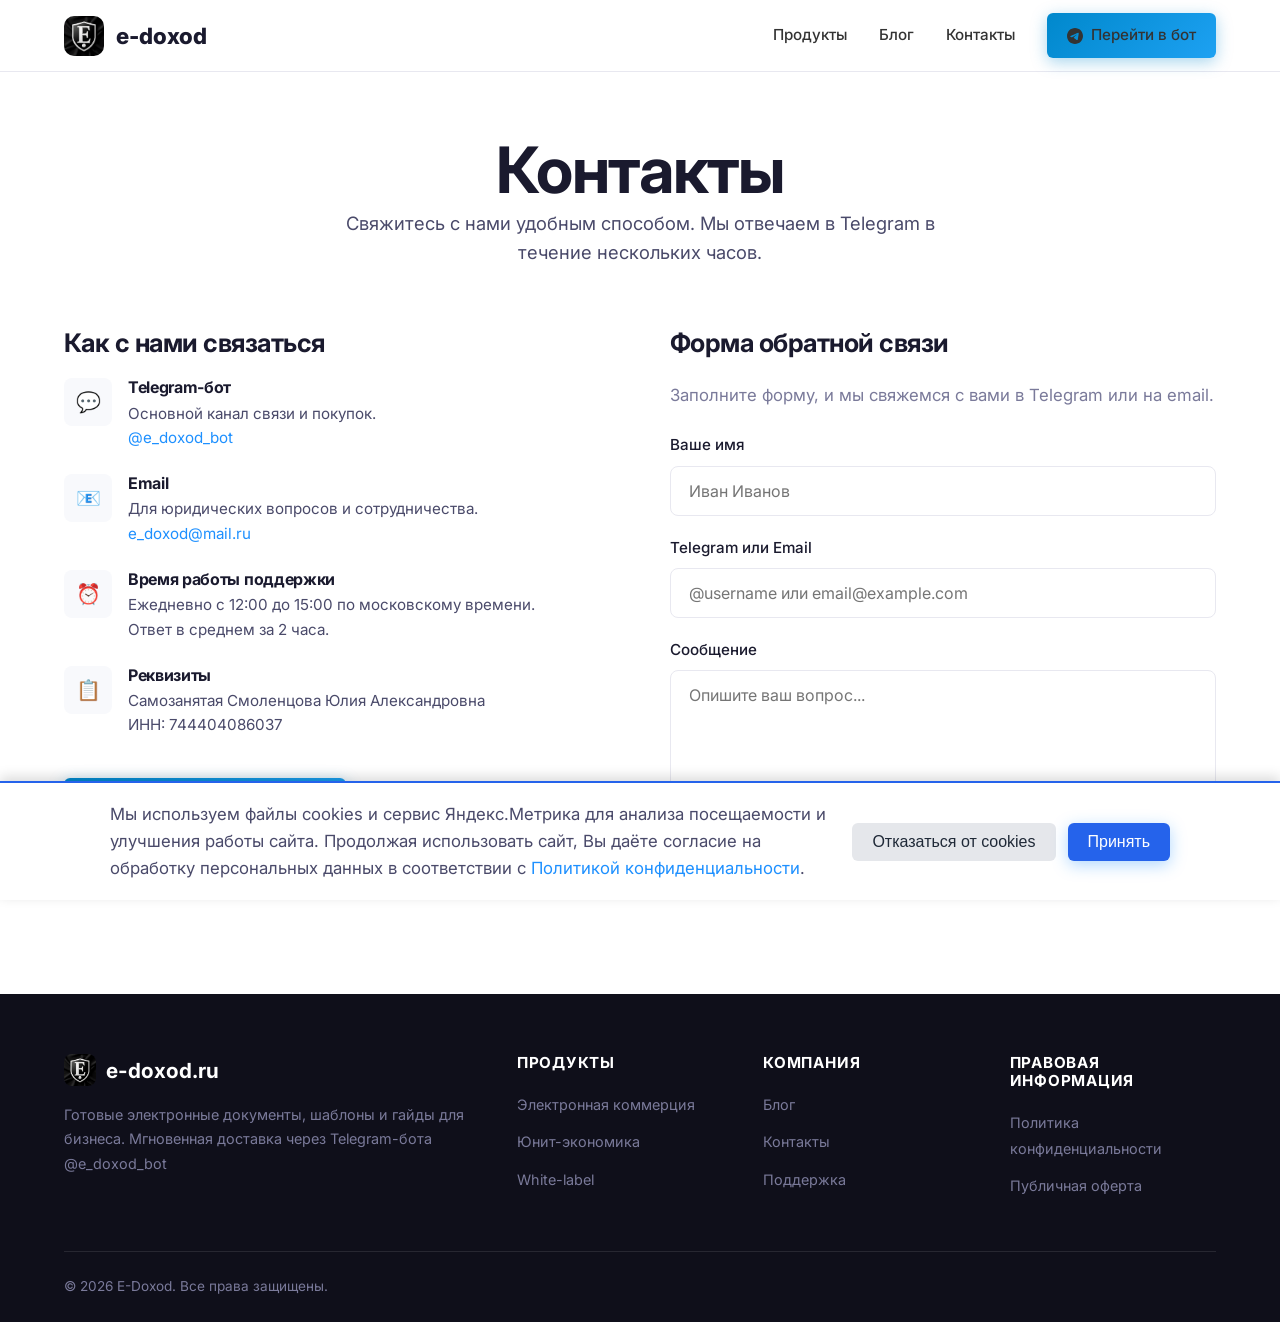
<file: contacts.html>
<!DOCTYPE html>
<html lang="ru">
<head>
    <meta charset="UTF-8">
    <meta name="viewport" content="width=device-width, initial-scale=1.0">
    <title>Контакты — e-doxod.ru</title>
    <meta name="description" content="Свяжитесь с нами через Telegram-бот @e_doxod_bot. Поддержка клиентов, вопросы по продуктам и сотрудничество.">
    <meta name="robots" content="index, follow">
    <link rel="canonical" href="https://e-doxod.ru/contacts.html">
    <link rel="preconnect" href="https://fonts.googleapis.com">
    <link rel="preconnect" href="https://fonts.gstatic.com" crossorigin>
    <link href="https://fonts.googleapis.com/css2?family=Inter:wght@400;500;600;700;800&display=swap" rel="stylesheet">
    <link rel="stylesheet" href="/css/styles.css">
</head>
<body>
    <header class="header">
        <div class="container header-inner">
            <a href="/" class="logo">
                <img src="/images/logo.png" alt="e-doxod.ru" loading="eager" onerror="this.style.display='none'">
                <span>e-doxod</span>
            </a>
            <nav class="nav">
                <a href="/product.html">Продукты</a>
                <a href="/blog/">Блог</a>
                <a href="/contacts.html">Контакты</a>
                <a href="https://t.me/e_doxod_bot" class="btn btn-telegram" data-track="header_bot" target="_blank" rel="noopener">
                    <svg width="16" height="16" viewBox="0 0 24 24" fill="currentColor"><path d="M12 0C5.373 0 0 5.373 0 12s5.373 12 12 12 12-5.373 12-12S18.627 0 12 0zm5.562 8.161c-.18 1.897-.962 6.502-1.359 8.627-.168.9-.5 1.201-.82 1.23-.697.064-1.226-.461-1.901-.903-1.056-.692-1.653-1.123-2.678-1.799-1.185-.781-.417-1.21.258-1.911.177-.184 3.247-2.977 3.307-3.23.007-.032.015-.15-.056-.212s-.174-.041-.249-.024c-.106.024-1.793 1.139-5.062 3.345-.479.329-.913.489-1.302.481-.428-.009-1.252-.242-1.865-.442-.751-.244-1.349-.374-1.297-.789.027-.216.325-.437.893-.663 3.498-1.524 5.831-2.529 6.998-3.015 3.333-1.386 4.025-1.627 4.477-1.635.099-.002.321.023.465.141.121.099.154.232.17.325.015.093.034.305.019.471z"/></svg>
                    Перейти в бот
                </a>
            </nav>
            <button class="mobile-menu-btn" aria-label="Меню"><span></span><span></span><span></span></button>
        </div>
    </header>

    <section class="section" style="padding-top: calc(var(--header-height) + 60px);">
        <div class="container">
            <div class="section-header reveal">
                <h1>Контакты</h1>
                <p>Свяжитесь с нами удобным способом. Мы отвечаем в Telegram в течение нескольких часов.</p>
            </div>

            <div class="contacts-grid">
                <div class="contact-info reveal">
                    <h3>Как с нами связаться</h3>

                    <div class="contact-item">
                        <div class="contact-icon">💬</div>
                        <div>
                            <h4>Telegram-бот</h4>
                            <p>Основной канал связи и покупок.<br>
                            <a href="https://t.me/e_doxod_bot" target="_blank" rel="noopener">@e_doxod_bot</a></p>
                        </div>
                    </div>

                    <div class="contact-item">
                        <div class="contact-icon">📧</div>
                        <div>
                            <h4>Email</h4>
                            <p>Для юридических вопросов и сотрудничества.<br>
                            <a href="mailto:e_doxod@mail.ru">e_doxod@mail.ru</a></p>
                        </div>
                    </div>

                    <div class="contact-item">
                        <div class="contact-icon">⏰</div>
                        <div>
                            <h4>Время работы поддержки</h4>
                            <p>Ежедневно с 12:00 до 15:00 по московскому времени.<br>Ответ в среднем за 2 часа.</p>
                        </div>
                    </div>

                    <div class="contact-item">
                        <div class="contact-icon">📋</div>
                        <div>
                            <h4>Реквизиты</h4>
                            <p>Самозанятая Смоленцова Юлия Александровна<br>
                            ИНН: 744404086037<br>
                        </div>
                    </div>

                    <div style="margin-top: 40px;">
                        <a href="https://t.me/e_doxod_bot?start=site_contacts" class="btn btn-telegram btn-lg" data-track="contacts_bot" target="_blank" rel="noopener">
                            <svg width="20" height="20" viewBox="0 0 24 24" fill="currentColor"><path d="M12 0C5.373 0 0 5.373 0 12s5.373 12 12 12 12-5.373 12-12S18.627 0 12 0zm5.562 8.161c-.18 1.897-.962 6.502-1.359 8.627-.168.9-.5 1.201-.82 1.23-.697.064-1.226-.461-1.901-.903-1.056-.692-1.653-1.123-2.678-1.799-1.185-.781-.417-1.21.258-1.911.177-.184 3.247-2.977 3.307-3.23.007-.032.015-.15-.056-.212s-.174-.041-.249-.024c-.106.024-1.793 1.139-5.062 3.345-.479.329-.913.489-1.302.481-.428-.009-1.252-.242-1.865-.442-.751-.244-1.349-.374-1.297-.789.027-.216.325-.437.893-.663 3.498-1.524 5.831-2.529 6.998-3.015 3.333-1.386 4.025-1.627 4.477-1.635.099-.002.321.023.465.141.121.099.154.232.17.325.015.093.034.305.019.471z"/></svg>
                            Написать в Telegram-бот
                        </a>
                    </div>
                </div>

                <div class="reveal">
                    <h3 style="margin-bottom: 24px;">Форма обратной связи</h3>
                    <p style="margin-bottom: 24px; color: var(--text-muted);">Заполните форму, и мы свяжемся с вами в Telegram или на email.</p>

                    <form class="email-form" action="#" onsubmit="event.preventDefault(); alert('Форма отправлена! В реальном использовании подключите Google Forms или Telegram-бота для сбора заявок.');">
                        <div class="form-group">
                            <label for="name">Ваше имя</label>
                            <input type="text" id="name" name="name" placeholder="Иван Иванов" required>
                        </div>
                        <div class="form-group">
                            <label for="contact">Telegram или Email</label>
                            <input type="text" id="contact" name="contact" placeholder="@username или email@example.com" required>
                        </div>
                        <div class="form-group">
                            <label for="message">Сообщение</label>
                            <textarea id="message" name="message" placeholder="Опишите ваш вопрос..." required></textarea>
                        </div>
                        <button type="submit" class="btn btn-primary" style="width:100%" data-track="contact_form">Отправить сообщение</button>
                    </form>

                    <p style="margin-top: 16px; font-size: 0.85rem; color: var(--text-muted);">
                        Нажимая кнопку, вы соглашаетесь с <a href="/privacy.html">политикой конфиденциальности</a>.
                    </p>
                </div>
            </div>
        </div>
    </section>

    <footer class="footer">
        <div class="container">
            <div class="footer-grid">
                <div>
                    <div class="footer-brand">
                        <img src="/images/logo.png" alt="" onerror="this.style.display='none'">
                        e-doxod.ru
                    </div>
                    <p class="footer-desc">Готовые электронные документы, шаблоны и гайды для бизнеса.
                    Мгновенная доставка через Telegram-бота @e_doxod_bot</p>
                </div>
                <div class="footer-column">
                    <h4>Продукты</h4>
                    <ul>
                        <li><a href="/product.html#ecommerce">Электронная коммерция</a></li>
                        <li><a href="/product.html#unit">Юнит-экономика</a></li>
                        <li><a href="/product.html#white-label">White-label</a></li>
                    </ul>
                </div>
                <div class="footer-column">
                    <h4>Компания</h4>
                    <ul>
                        <li><a href="/blog/">Блог</a></li>
                        <li><a href="/contacts.html">Контакты</a></li>
                        <li><a href="https://t.me/e_doxod_bot" target="_blank" rel="noopener">Поддержка</a></li>
                    </ul>
                </div>
                <div class="footer-column">
                    <h4>Правовая информация</h4>
                    <ul>
                        <li><a href="/privacy.html">Политика конфиденциальности</a></li>
                        <li><a href="/offer.html">Публичная оферта</a></li>
                    </ul>
                </div>
            </div>
            <div class="footer-bottom">
                <p>© 2026 E-Doxod. Все права защищены.</p>
            </div>
        </div>
    </footer>

    <div class="telegram-widget">
        <a href="https://t.me/e_doxod_bot?start=site_widget" target="_blank" rel="noopener" aria-label="Написать в Telegram">
            <svg width="20" height="20" viewBox="0 0 24 24" fill="currentColor"><path d="M12 0C5.373 0 0 5.373 0 12s5.373 12 12 12 12-5.373 12-12S18.627 0 12 0zm5.562 8.161c-.18 1.897-.962 6.502-1.359 8.627-.168.9-.5 1.201-.82 1.23-.697.064-1.226-.461-1.901-.903-1.056-.692-1.653-1.123-2.678-1.799-1.185-.781-.417-1.21.258-1.911.177-.184 3.247-2.977 3.307-3.23.007-.032.015-.15-.056-.212s-.174-.041-.249-.024c-.106.024-1.793 1.139-5.062 3.345-.479.329-.913.489-1.302.481-.428-.009-1.252-.242-1.865-.442-.751-.244-1.349-.374-1.297-.789.027-.216.325-.437.893-.663 3.498-1.524 5.831-2.529 6.998-3.015 3.333-1.386 4.025-1.627 4.477-1.635.099-.002.321.023.465.141.121.099.154.232.17.325.015.093.034.305.019.471z"/></svg>
            <span>Написать в Telegram</span>
        </a>
    </div>

    <script src="/js/script.js" defer></script>
    <!-- ==================== COOKIE BANNER ==================== -->
<div id="cookie-banner" class="cookie-banner">
    <div class="cookie-content">
        <p>
            Мы используем файлы cookies и сервис Яндекс.Метрика для анализа посещаемости и улучшения работы сайта. 
            Продолжая использовать сайт, Вы даёте согласие на обработку персональных данных в соответствии с 
            <a href="/privacy.html" target="_blank" rel="noopener">Политикой конфиденциальности</a>.
        </p>
        <div class="cookie-buttons">
            <button id="cookie-reject" class="btn btn-secondary">Отказаться от cookies</button>
            <button id="cookie-accept" class="btn btn-primary">Принять</button>
        </div>
    </div>
</div>

<style>
.cookie-banner {
    position: fixed;
    bottom: 0;
    left: 0;
    right: 0;
    background: #fff;
    border-top: 2px solid #2563eb;
    box-shadow: 0 -4px 12px rgba(0,0,0,0.15);
    z-index: 9999;
    padding: 18px 0;
    display: none;
    font-size: 15px;
}

.cookie-content {
    max-width: 1100px;
    margin: 0 auto;
    padding: 0 20px;
    display: flex;
    align-items: center;
    gap: 20px;
    flex-wrap: wrap;
}

.cookie-content p {
    margin: 0;
    flex: 1;
    min-width: 280px;
}

.cookie-buttons {
    display: flex;
    gap: 12px;
    flex-wrap: nowrap;
}

.btn {
    padding: 10px 20px;
    border: none;
    border-radius: 6px;
    font-weight: 500;
    cursor: pointer;
    white-space: nowrap;
}

.btn-primary {
    background: #2563eb;
    color: white;
}

.btn-secondary {
    background: #e5e7eb;
    color: #1f2937;
}

@media (max-width: 768px) {
    .cookie-content {
        flex-direction: column;
        text-align: center;
    }
}
</style>

<script>
// Cookie banner logic
document.addEventListener('DOMContentLoaded', function() {
    const banner = document.getElementById('cookie-banner');
    const acceptBtn = document.getElementById('cookie-accept');
    const rejectBtn = document.getElementById('cookie-reject');

    // Проверяем, давал ли пользователь согласие ранее
    if (localStorage.getItem('cookieConsent') === null) {
        banner.style.display = 'block';
    }

    acceptBtn.addEventListener('click', function() {
        localStorage.setItem('cookieConsent', 'accepted');
        banner.style.display = 'none';
        // Здесь можно инициализировать Яндекс.Метрику
        console.log('Cookies accepted');
    });

    rejectBtn.addEventListener('click', function() {
        localStorage.setItem('cookieConsent', 'rejected');
        banner.style.display = 'none';
        console.log('Cookies rejected');
    });
});
</script>
</body>
</html>
</file>
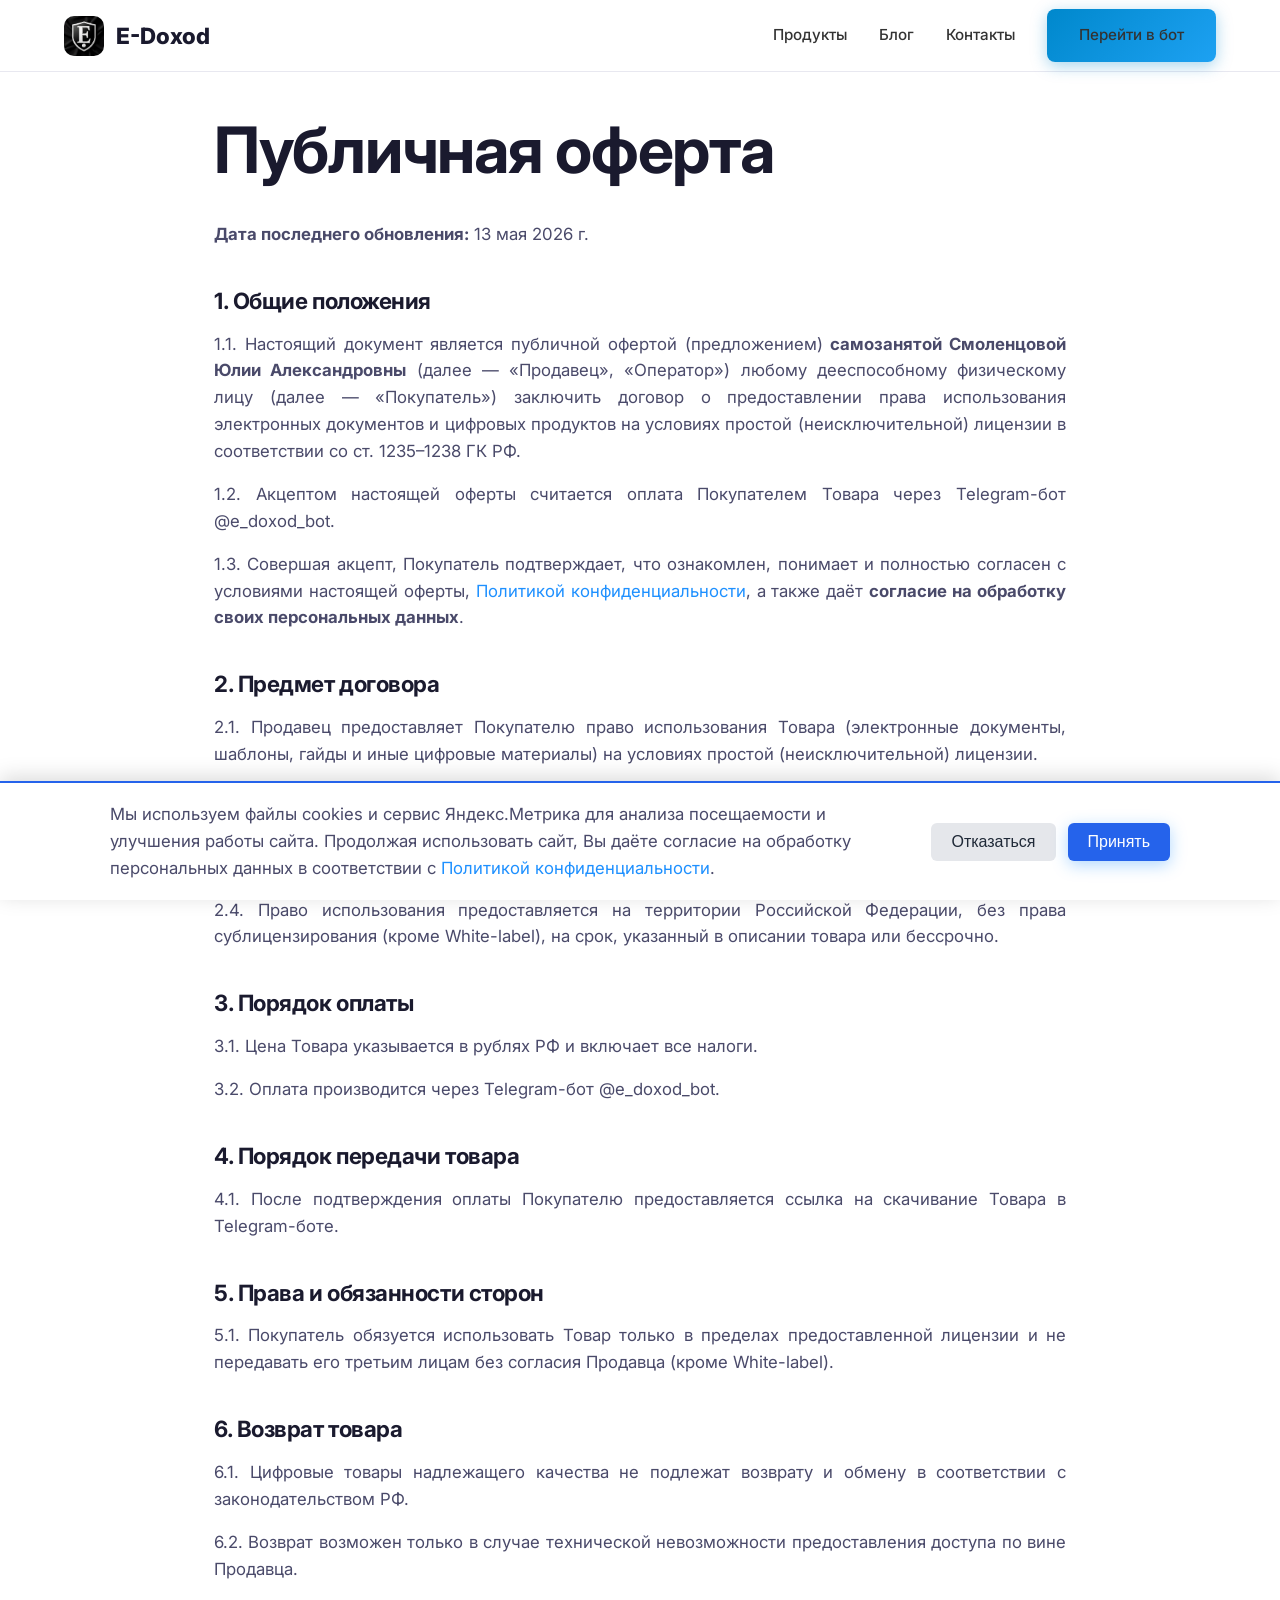
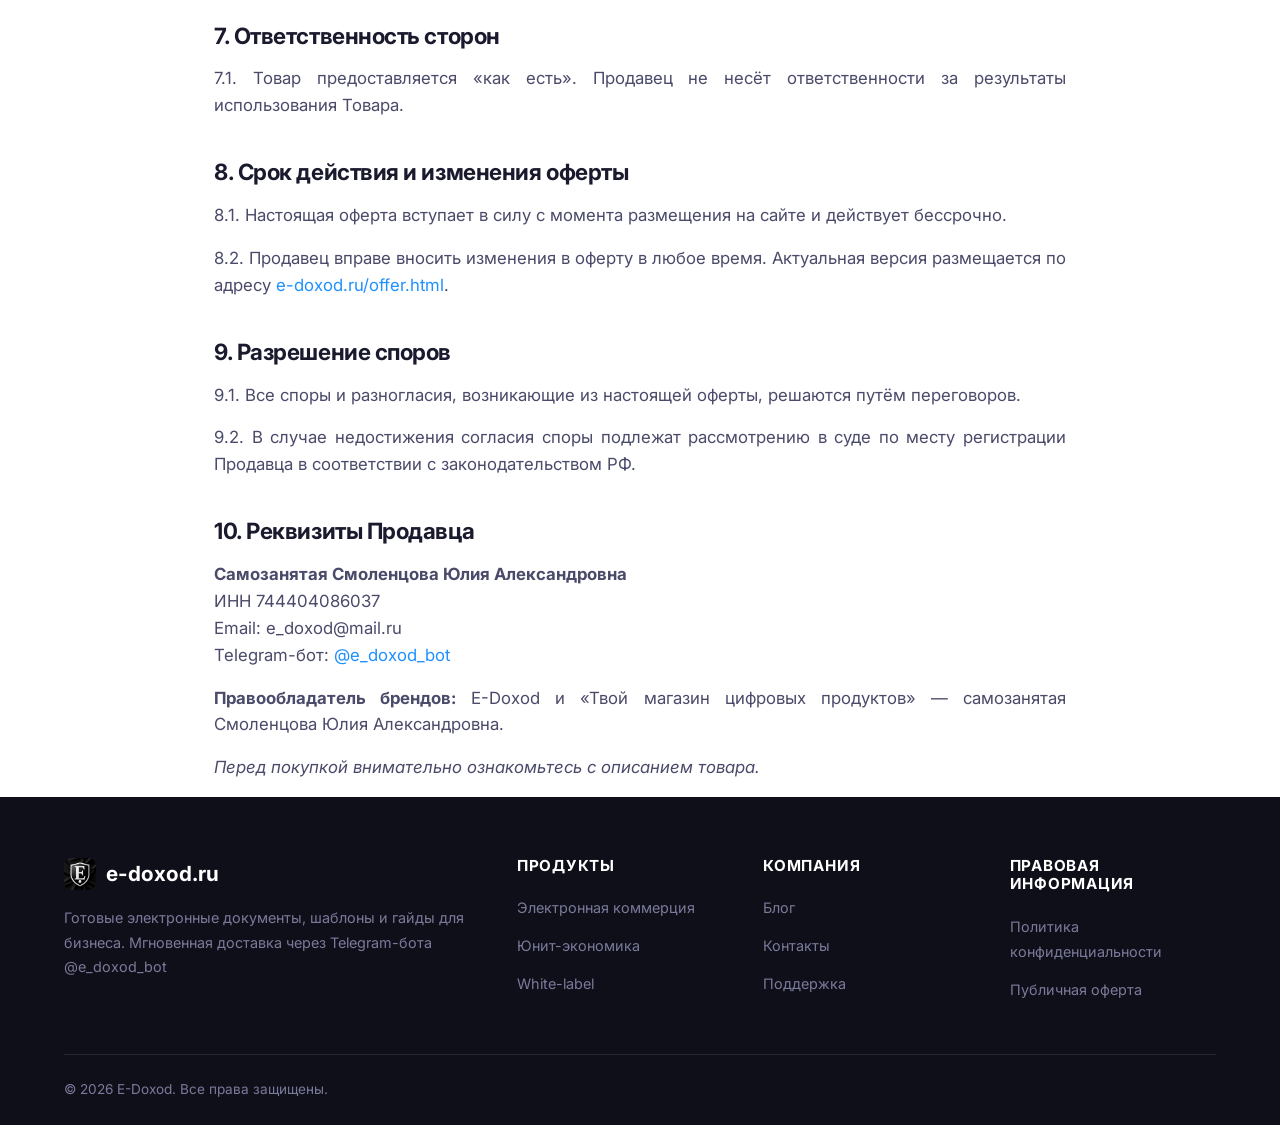
<file: offer.html>
<!DOCTYPE html>
<html lang="ru">
<head>
    <meta charset="UTF-8">
    <meta name="viewport" content="width=device-width, initial-scale=1.0">
    <title>Публичная оферта — E-Doxod</title>
    <meta name="description" content="Публичная оферта на продажу цифровых продуктов e-doxod.ru">
    <meta name="robots" content="index, follow">
    <link rel="canonical" href="https://e-doxod.ru/offer.html">
    <link rel="preconnect" href="https://fonts.googleapis.com">
    <link rel="preconnect" href="https://fonts.gstatic.com" crossorigin>
    <link href="https://fonts.googleapis.com/css2?family=Inter:wght@400;500;600;700;800&display=swap" rel="stylesheet">
    <link rel="stylesheet" href="/css/styles.css">
</head>
<body>
    <!-- Header -->
    <header class="header">
        <div class="container header-inner">
            <a href="/" class="logo">
                <img src="/images/logo.png" alt="E-Doxod" loading="eager">
                <span>E-Doxod</span>
            </a>
            <nav class="nav">
                <a href="/product.html">Продукты</a>
                <a href="/blog/">Блог</a>
                <a href="/contacts.html">Контакты</a>
                <a href="https://t.me/e_doxod_bot" class="btn btn-telegram" target="_blank" rel="noopener">
                    Перейти в бот
                </a>
            </nav>
            <button class="mobile-menu-btn" aria-label="Меню"><span></span><span></span><span></span></button>
        </div>
    </header>

    <main class="legal-content">
        <div class="container">
            <h1>Публичная оферта</h1>
            <p><strong>Дата последнего обновления:</strong> 13 мая 2026 г.</p>

            <h2>1. Общие положения</h2>
            <p>1.1. Настоящий документ является публичной офертой (предложением) <strong>самозанятой Смоленцовой Юлии Александровны</strong> (далее — «Продавец», «Оператор») любому дееспособному физическому лицу (далее — «Покупатель») заключить договор о предоставлении права использования электронных документов и цифровых продуктов на условиях простой (неисключительной) лицензии в соответствии со ст. 1235–1238 ГК РФ.</p>

            <p>1.2. Акцептом настоящей оферты считается оплата Покупателем Товара через Telegram-бот @e_doxod_bot.</p>

            <p>1.3. Совершая акцепт, Покупатель подтверждает, что ознакомлен, понимает и полностью согласен с условиями настоящей оферты, <a href="/privacy.html">Политикой конфиденциальности</a>, а также даёт <strong>согласие на обработку своих персональных данных</strong>.</p>

            <h2>2. Предмет договора</h2>
            <p>2.1. Продавец предоставляет Покупателю право использования Товара (электронные документы, шаблоны, гайды и иные цифровые материалы) на условиях простой (неисключительной) лицензии.</p>
            <p>2.2. Товар создан Продавцом самостоятельно и является результатом интеллектуальной деятельности.</p>
            <p>2.3. Товар распространяется под брендами <strong>E-Doxod</strong> и «Твой магазин цифровых продуктов».</p>
            <p>2.4. Право использования предоставляется на территории Российской Федерации, без права сублицензирования (кроме White-label), на срок, указанный в описании товара или бессрочно.</p>

            <h2>3. Порядок оплаты</h2>
            <p>3.1. Цена Товара указывается в рублях РФ и включает все налоги.</p>
            <p>3.2. Оплата производится через Telegram-бот @e_doxod_bot.</p>

            <h2>4. Порядок передачи товара</h2>
            <p>4.1. После подтверждения оплаты Покупателю предоставляется ссылка на скачивание Товара в Telegram-боте.</p>

            <h2>5. Права и обязанности сторон</h2>
            <p>5.1. Покупатель обязуется использовать Товар только в пределах предоставленной лицензии и не передавать его третьим лицам без согласия Продавца (кроме White-label).</p>

            <h2>6. Возврат товара</h2>
            <p>6.1. Цифровые товары надлежащего качества не подлежат возврату и обмену в соответствии с законодательством РФ.</p>
            <p>6.2. Возврат возможен только в случае технической невозможности предоставления доступа по вине Продавца.</p>

            <h2>7. Ответственность сторон</h2>
            <p>7.1. Товар предоставляется «как есть». Продавец не несёт ответственности за результаты использования Товара.</p>

            <h2>8. Срок действия и изменения оферты</h2>
            <p>8.1. Настоящая оферта вступает в силу с момента размещения на сайте и действует бессрочно.</p>
            <p>8.2. Продавец вправе вносить изменения в оферту в любое время. Актуальная версия размещается по адресу <a href="/offer.html">e-doxod.ru/offer.html</a>.</p>

            <h2>9. Разрешение споров</h2>
            <p>9.1. Все споры и разногласия, возникающие из настоящей оферты, решаются путём переговоров.</p>
            <p>9.2. В случае недостижения согласия споры подлежат рассмотрению в суде по месту регистрации Продавца в соответствии с законодательством РФ.</p>

            <h2>10. Реквизиты Продавца</h2>
            <p>
                <strong>Самозанятая Смоленцова Юлия Александровна</strong><br>
                ИНН 744404086037<br>
                Email: e_doxod@mail.ru<br>
                Telegram-бот: <a href="https://t.me/e_doxod_bot">@e_doxod_bot</a>
            </p>

            <p><strong>Правообладатель брендов:</strong> E-Doxod и «Твой магазин цифровых продуктов» — самозанятая Смоленцова Юлия Александровна.</p>

            <p><em>Перед покупкой внимательно ознакомьтесь с описанием товара.</em></p>
        </div>
    </main>

    <!-- Footer -->
    <footer class="footer">
        <div class="container">
            <div class="footer-grid">
                <div>
                    <div class="footer-brand">
                        <img src="/images/logo.png" alt="" onerror="this.style.display='none'">
                        e-doxod.ru
                    </div>
                    <p class="footer-desc">Готовые электронные документы, шаблоны и гайды для бизнеса.
                    Мгновенная доставка через Telegram-бота @e_doxod_bot</p>
                </div>
                <div class="footer-column">
                    <h4>Продукты</h4>
                    <ul>
                        <li><a href="/product.html#ecommerce">Электронная коммерция</a></li>
                        <li><a href="/product.html#unit">Юнит-экономика</a></li>
                        <li><a href="/product.html#white-label">White-label</a></li>
                    </ul>
                </div>
                <div class="footer-column">
                    <h4>Компания</h4>
                    <ul>
                        <li><a href="/blog/">Блог</a></li>
                        <li><a href="/contacts.html">Контакты</a></li>
                        <li><a href="https://t.me/e_doxod_bot" target="_blank" rel="noopener">Поддержка</a></li>
                    </ul>
                </div>
                <div class="footer-column">
                    <h4>Правовая информация</h4>
                    <ul>
                        <li><a href="/privacy.html">Политика конфиденциальности</a></li>
                        <li><a href="/offer.html">Публичная оферта</a></li>
                    </ul>
                </div>
            </div>
            <div class="footer-bottom">
                <p>© 2026 E-Doxod. Все права защищены.</p>
            </div>
        </div>
    </footer>

    <!-- ==================== COOKIE BANNER ==================== -->
    <div id="cookie-banner" class="cookie-banner">
        <div class="cookie-content">
            <p>
                Мы используем файлы cookies и сервис Яндекс.Метрика для анализа посещаемости и улучшения работы сайта. 
                Продолжая использовать сайт, Вы даёте согласие на обработку персональных данных в соответствии с 
                <a href="/privacy.html" target="_blank" rel="noopener">Политикой конфиденциальности</a>.
            </p>
            <div class="cookie-buttons">
                <button id="cookie-reject" class="btn btn-secondary">Отказаться</button>
                <button id="cookie-accept" class="btn btn-primary">Принять</button>
            </div>
        </div>
    </div>

    <style>
    .cookie-banner {
        position: fixed;
        bottom: 0;
        left: 0;
        right: 0;
        background: #ffffff;
        border-top: 2px solid #2563eb;
        box-shadow: 0 -4px 20px rgba(0,0,0,0.15);
        z-index: 9999;
        padding: 18px 0;
        display: none;
        font-size: 15px;
        opacity: 0;
        transition: all 0.4s ease;
        transform: translateY(20px);
    }
    .cookie-banner.show {
        display: block;
        opacity: 1;
        transform: translateY(0);
    }
    .cookie-content {
        max-width: 1100px;
        margin: 0 auto;
        padding: 0 20px;
        display: flex;
        align-items: center;
        gap: 20px;
        flex-wrap: wrap;
    }
    .cookie-content p { margin: 0; flex: 1; min-width: 280px; }
    .cookie-buttons { display: flex; gap: 12px; }
    .cookie-buttons button {
        padding: 10px 20px;
        border: none;
        border-radius: 6px;
        font-weight: 500;
        cursor: pointer;
    }
    .btn-primary { background: #2563eb; color: white; }
    .btn-secondary { background: #e5e7eb; color: #1f2937; }

    @media (max-width: 768px) {
        .cookie-content { flex-direction: column; text-align: center; }
    }
    </style>

    <script>
    document.addEventListener('DOMContentLoaded', function() {
        const banner = document.getElementById('cookie-banner');
        
        if (localStorage.getItem('cookieConsent') === null) {
            setTimeout(() => {
                banner.classList.add('show');
            }, 800);
        }

        document.getElementById('cookie-accept').addEventListener('click', () => {
            localStorage.setItem('cookieConsent', 'accepted');
            banner.classList.remove('show');
        });

        document.getElementById('cookie-reject').addEventListener('click', () => {
            localStorage.setItem('cookieConsent', 'rejected');
            banner.classList.remove('show');
        });
    });
    </script>

    <script src="/js/script.js" defer></script>
</body>
</html>
</file>
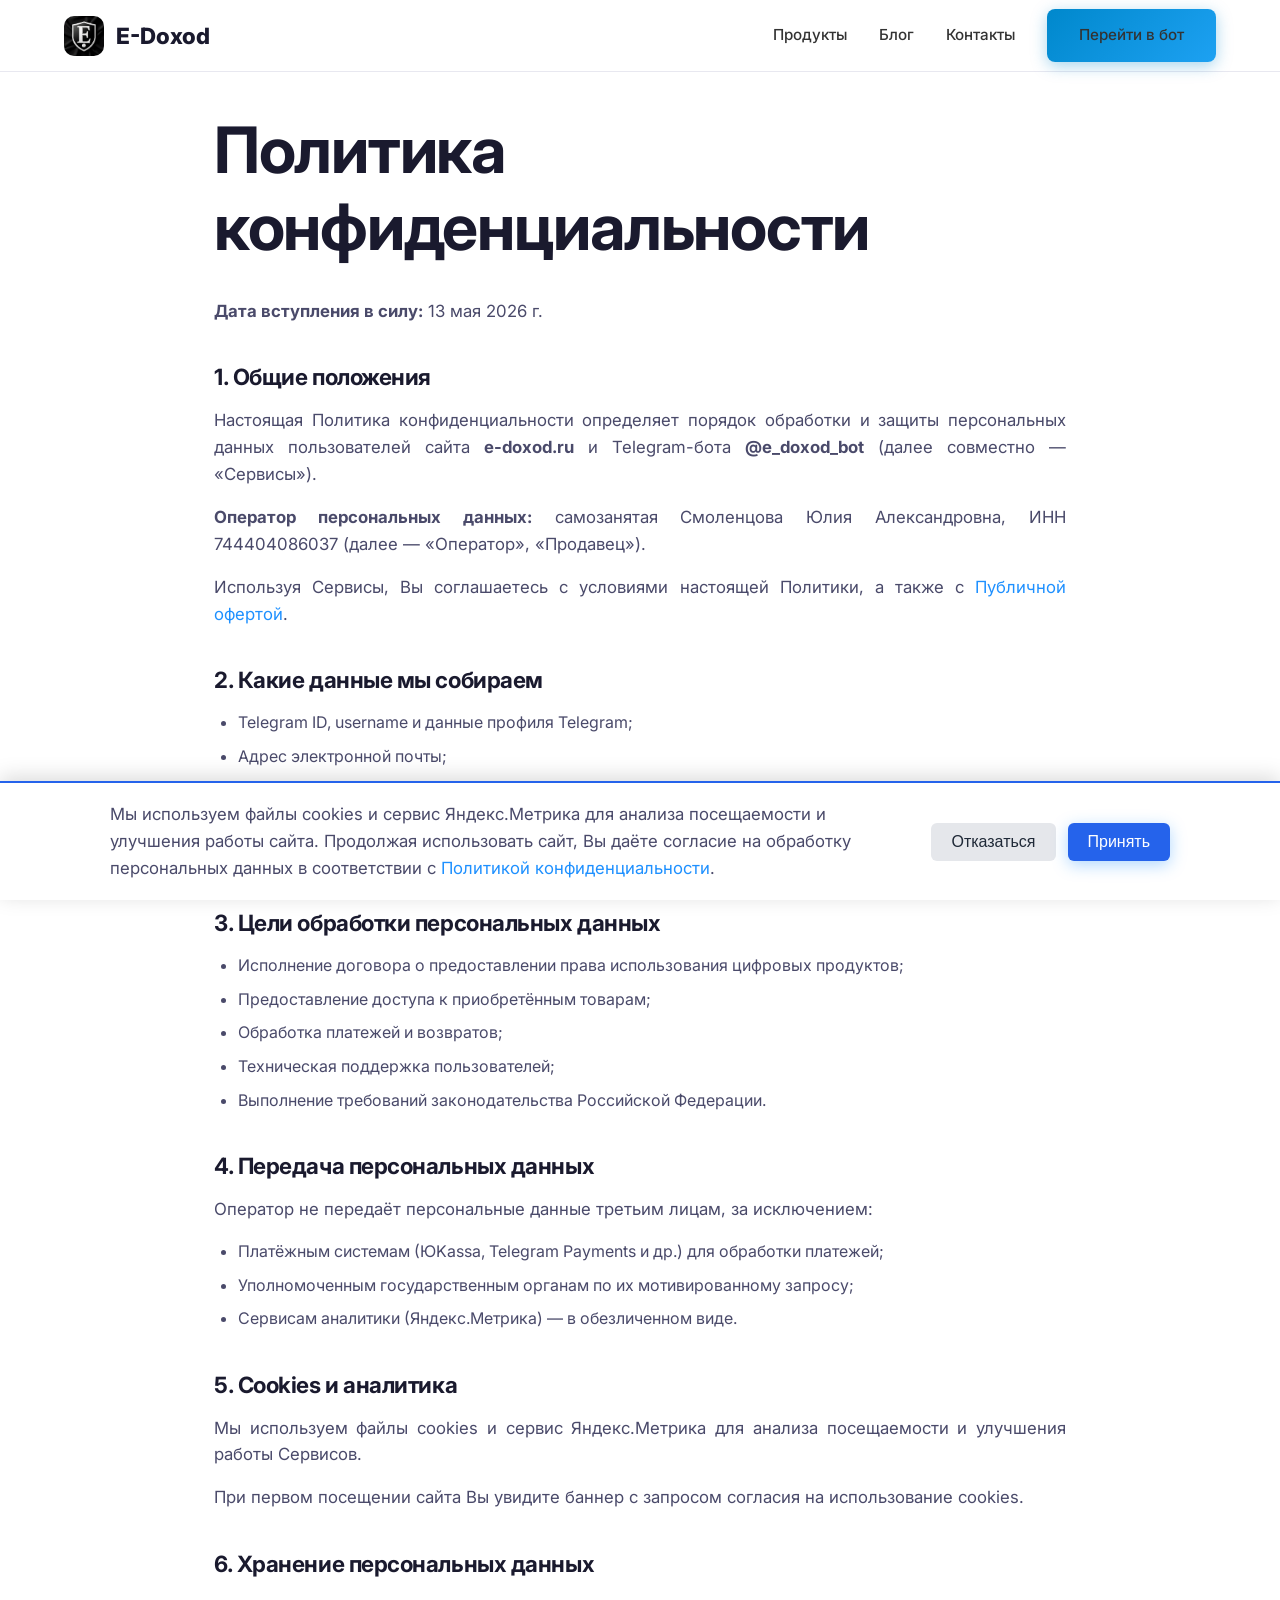
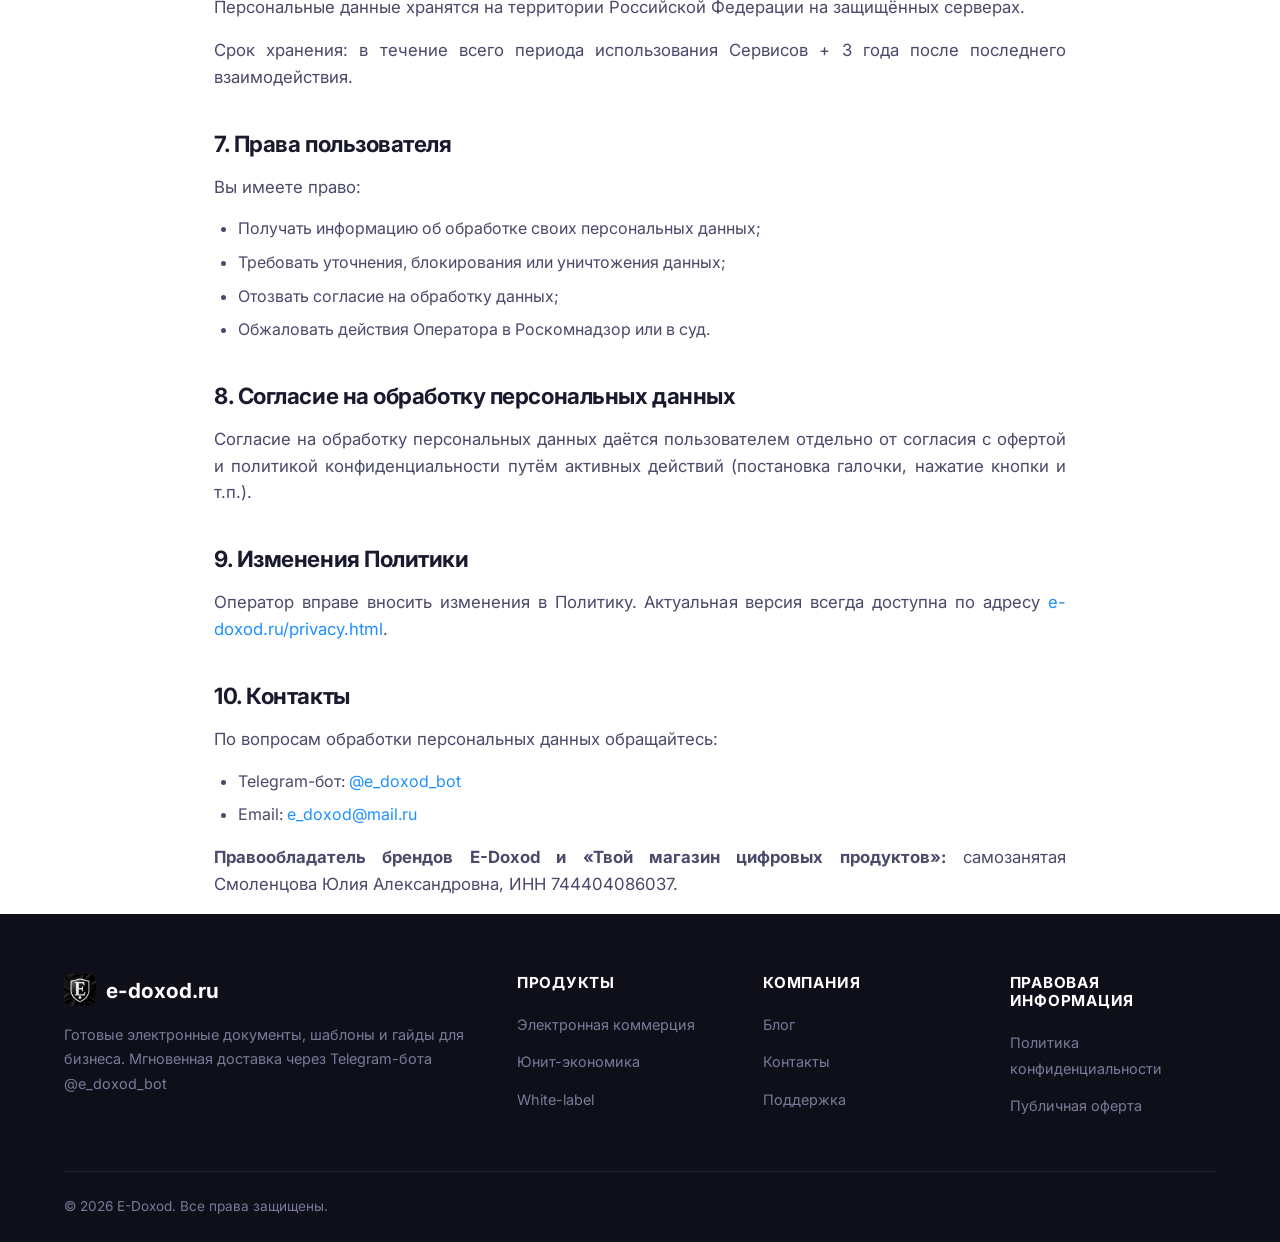
<file: privacy.html>
<!DOCTYPE html>
<html lang="ru">
<head>
    <meta charset="UTF-8">
    <meta name="viewport" content="width=device-width, initial-scale=1.0">
    <title>Политика конфиденциальности — E-Doxod</title>
    <meta name="description" content="Политика конфиденциальности и обработки персональных данных на e-doxod.ru">
    <meta name="robots" content="index, follow">
    <link rel="canonical" href="https://e-doxod.ru/privacy.html">
    <link rel="preconnect" href="https://fonts.googleapis.com">
    <link rel="preconnect" href="https://fonts.gstatic.com" crossorigin>
    <link href="https://fonts.googleapis.com/css2?family=Inter:wght@400;500;600;700;800&display=swap" rel="stylesheet">
    <link rel="stylesheet" href="/css/styles.css">
</head>
<body>
    <!-- Header -->
    <header class="header">
        <div class="container header-inner">
            <a href="/" class="logo">
                <img src="/images/logo.png" alt="E-Doxod" loading="eager">
                <span>E-Doxod</span>
            </a>
            <nav class="nav">
                <a href="/product.html">Продукты</a>
                <a href="/blog/">Блог</a>
                <a href="/contacts.html">Контакты</a>
                <a href="https://t.me/e_doxod_bot" class="btn btn-telegram" target="_blank" rel="noopener">
                    Перейти в бот
                </a>
            </nav>
            <button class="mobile-menu-btn" aria-label="Меню"><span></span><span></span><span></span></button>
        </div>
    </header>

    <main class="legal-content">
        <div class="container">
            <h1>Политика конфиденциальности</h1>
            <p><strong>Дата вступления в силу:</strong> 13 мая 2026 г.</p>

            <h2>1. Общие положения</h2>
            <p>Настоящая Политика конфиденциальности определяет порядок обработки и защиты персональных данных пользователей сайта <strong>e-doxod.ru</strong> и Telegram-бота <strong>@e_doxod_bot</strong> (далее совместно — «Сервисы»).</p>
            
            <p><strong>Оператор персональных данных:</strong> самозанятая Смоленцова Юлия Александровна, ИНН 744404086037 (далее — «Оператор», «Продавец»).</p>
                
            <p>Используя Сервисы, Вы соглашаетесь с условиями настоящей Политики, а также с <a href="/offer.html">Публичной офертой</a>.</p>

            <h2>2. Какие данные мы собираем</h2>
            <ul>
                <li>Telegram ID, username и данные профиля Telegram;</li>
                <li>Адрес электронной почты;</li>
                <li>Данные о покупках и заказах;</li>
                <li>Технические данные (IP-адрес, данные устройства, cookies и т.п.);</li>
                <li>UTM-метки и иные данные для аналитики.</li>
            </ul>

            <h2>3. Цели обработки персональных данных</h2>
            <ul>
                <li>Исполнение договора о предоставлении права использования цифровых продуктов;</li>
                <li>Предоставление доступа к приобретённым товарам;</li>
                <li>Обработка платежей и возвратов;</li>
                <li>Техническая поддержка пользователей;</li>
                <li>Выполнение требований законодательства Российской Федерации.</li>
            </ul>

            <h2>4. Передача персональных данных</h2>
            <p>Оператор не передаёт персональные данные третьим лицам, за исключением:</p>
            <ul>
                <li>Платёжным системам (ЮKassa, Telegram Payments и др.) для обработки платежей;</li>
                <li>Уполномоченным государственным органам по их мотивированному запросу;</li>
                <li>Сервисам аналитики (Яндекс.Метрика) — в обезличенном виде.</li>
            </ul>

            <h2>5. Cookies и аналитика</h2>
            <p>Мы используем файлы cookies и сервис Яндекс.Метрика для анализа посещаемости и улучшения работы Сервисов.</p>
            <p>При первом посещении сайта Вы увидите баннер с запросом согласия на использование cookies.</p>

            <h2>6. Хранение персональных данных</h2>
            <p>Персональные данные хранятся на территории Российской Федерации на защищённых серверах.</p>
            <p>Срок хранения: в течение всего периода использования Сервисов + 3 года после последнего взаимодействия.</p>

            <h2>7. Права пользователя</h2>
            <p>Вы имеете право:</p>
            <ul>
                <li>Получать информацию об обработке своих персональных данных;</li>
                <li>Требовать уточнения, блокирования или уничтожения данных;</li>
                <li>Отозвать согласие на обработку данных;</li>
                <li>Обжаловать действия Оператора в Роскомнадзор или в суд.</li>
            </ul>

            <h2>8. Согласие на обработку персональных данных</h2>
            <p>Согласие на обработку персональных данных даётся пользователем отдельно от согласия с офертой и политикой конфиденциальности путём активных действий (постановка галочки, нажатие кнопки и т.п.).</p>

            <h2>9. Изменения Политики</h2>
            <p>Оператор вправе вносить изменения в Политику. Актуальная версия всегда доступна по адресу <a href="/privacy.html">e-doxod.ru/privacy.html</a>.</p>

            <h2>10. Контакты</h2>
            <p>По вопросам обработки персональных данных обращайтесь:</p>
            <ul>
                <li>Telegram-бот: <a href="https://t.me/e_doxod_bot" target="_blank" rel="noopener">@e_doxod_bot</a></li>
                <li>Email: <a href="mailto:e_doxod@mail.ru">e_doxod@mail.ru</a></li>
            </ul>

            <p><strong>Правообладатель брендов E-Doxod и «Твой магазин цифровых продуктов»:</strong> самозанятая Смоленцова Юлия Александровна, ИНН 744404086037.</p>
        </div>
    </main>

    <!-- Footer -->
    <footer class="footer">
        <div class="container">
            <div class="footer-grid">
                <div>
                    <div class="footer-brand">
                        <img src="/images/logo.png" alt="" onerror="this.style.display='none'">
                        e-doxod.ru
                    </div>
                    <p class="footer-desc">Готовые электронные документы, шаблоны и гайды для бизнеса.
                    Мгновенная доставка через Telegram-бота @e_doxod_bot</p>
                </div>
                <div class="footer-column">
                    <h4>Продукты</h4>
                    <ul>
                        <li><a href="/product.html#ecommerce">Электронная коммерция</a></li>
                        <li><a href="/product.html#unit">Юнит-экономика</a></li>
                        <li><a href="/product.html#white-label">White-label</a></li>
                    </ul>
                </div>
                <div class="footer-column">
                    <h4>Компания</h4>
                    <ul>
                        <li><a href="/blog/">Блог</a></li>
                        <li><a href="/contacts.html">Контакты</a></li>
                        <li><a href="https://t.me/e_doxod_bot" target="_blank" rel="noopener">Поддержка</a></li>
                    </ul>
                </div>
                <div class="footer-column">
                    <h4>Правовая информация</h4>
                    <ul>
                        <li><a href="/privacy.html">Политика конфиденциальности</a></li>
                        <li><a href="/offer.html">Публичная оферта</a></li>
                    </ul>
                </div>
            </div>
            <div class="footer-bottom">
                <p>© 2026 E-Doxod. Все права защищены.</p>
            </div>
        </div>
    </footer>

    <!-- Cookie Banner -->
    <div id="cookie-banner" class="cookie-banner">
        <div class="cookie-content">
            <p>
                Мы используем файлы cookies и сервис Яндекс.Метрика для анализа посещаемости и улучшения работы сайта. 
                Продолжая использовать сайт, Вы даёте согласие на обработку персональных данных в соответствии с 
                <a href="/privacy.html" target="_blank" rel="noopener">Политикой конфиденциальности</a>.
            </p>
            <div class="cookie-buttons">
                <button id="cookie-reject" class="btn btn-secondary">Отказаться</button>
                <button id="cookie-accept" class="btn btn-primary">Принять</button>
            </div>
        </div>
    </div>

    <style>
    .cookie-banner {
        position: fixed;
        bottom: 0;
        left: 0;
        right: 0;
        background: #ffffff;
        border-top: 2px solid #2563eb;
        box-shadow: 0 -4px 20px rgba(0,0,0,0.15);
        z-index: 9999;
        padding: 18px 0;
        display: none;
        font-size: 15px;
        opacity: 0;
        transition: all 0.4s ease;
        transform: translateY(20px);
    }
    .cookie-banner.show {
        display: block;
        opacity: 1;
        transform: translateY(0);
    }
    .cookie-content {
        max-width: 1100px;
        margin: 0 auto;
        padding: 0 20px;
        display: flex;
        align-items: center;
        gap: 20px;
        flex-wrap: wrap;
    }
    .cookie-content p { margin: 0; flex: 1; min-width: 280px; }
    .cookie-buttons { display: flex; gap: 12px; }
    .cookie-buttons button {
        padding: 10px 20px;
        border: none;
        border-radius: 6px;
        font-weight: 500;
        cursor: pointer;
    }
    .btn-primary { background: #2563eb; color: white; }
    .btn-secondary { background: #e5e7eb; color: #1f2937; }

    @media (max-width: 768px) {
        .cookie-content { flex-direction: column; text-align: center; }
    }
    </style>

    <script>
    document.addEventListener('DOMContentLoaded', function() {
        const banner = document.getElementById('cookie-banner');
        
        if (localStorage.getItem('cookieConsent') === null) {
            setTimeout(() => {
                banner.classList.add('show');
            }, 800);
        }

        document.getElementById('cookie-accept').addEventListener('click', () => {
            localStorage.setItem('cookieConsent', 'accepted');
            banner.classList.remove('show');
        });

        document.getElementById('cookie-reject').addEventListener('click', () => {
            localStorage.setItem('cookieConsent', 'rejected');
            banner.classList.remove('show');
        });
    });
    </script>

    <script src="/js/script.js" defer></script>
</body>
</html>
</file>
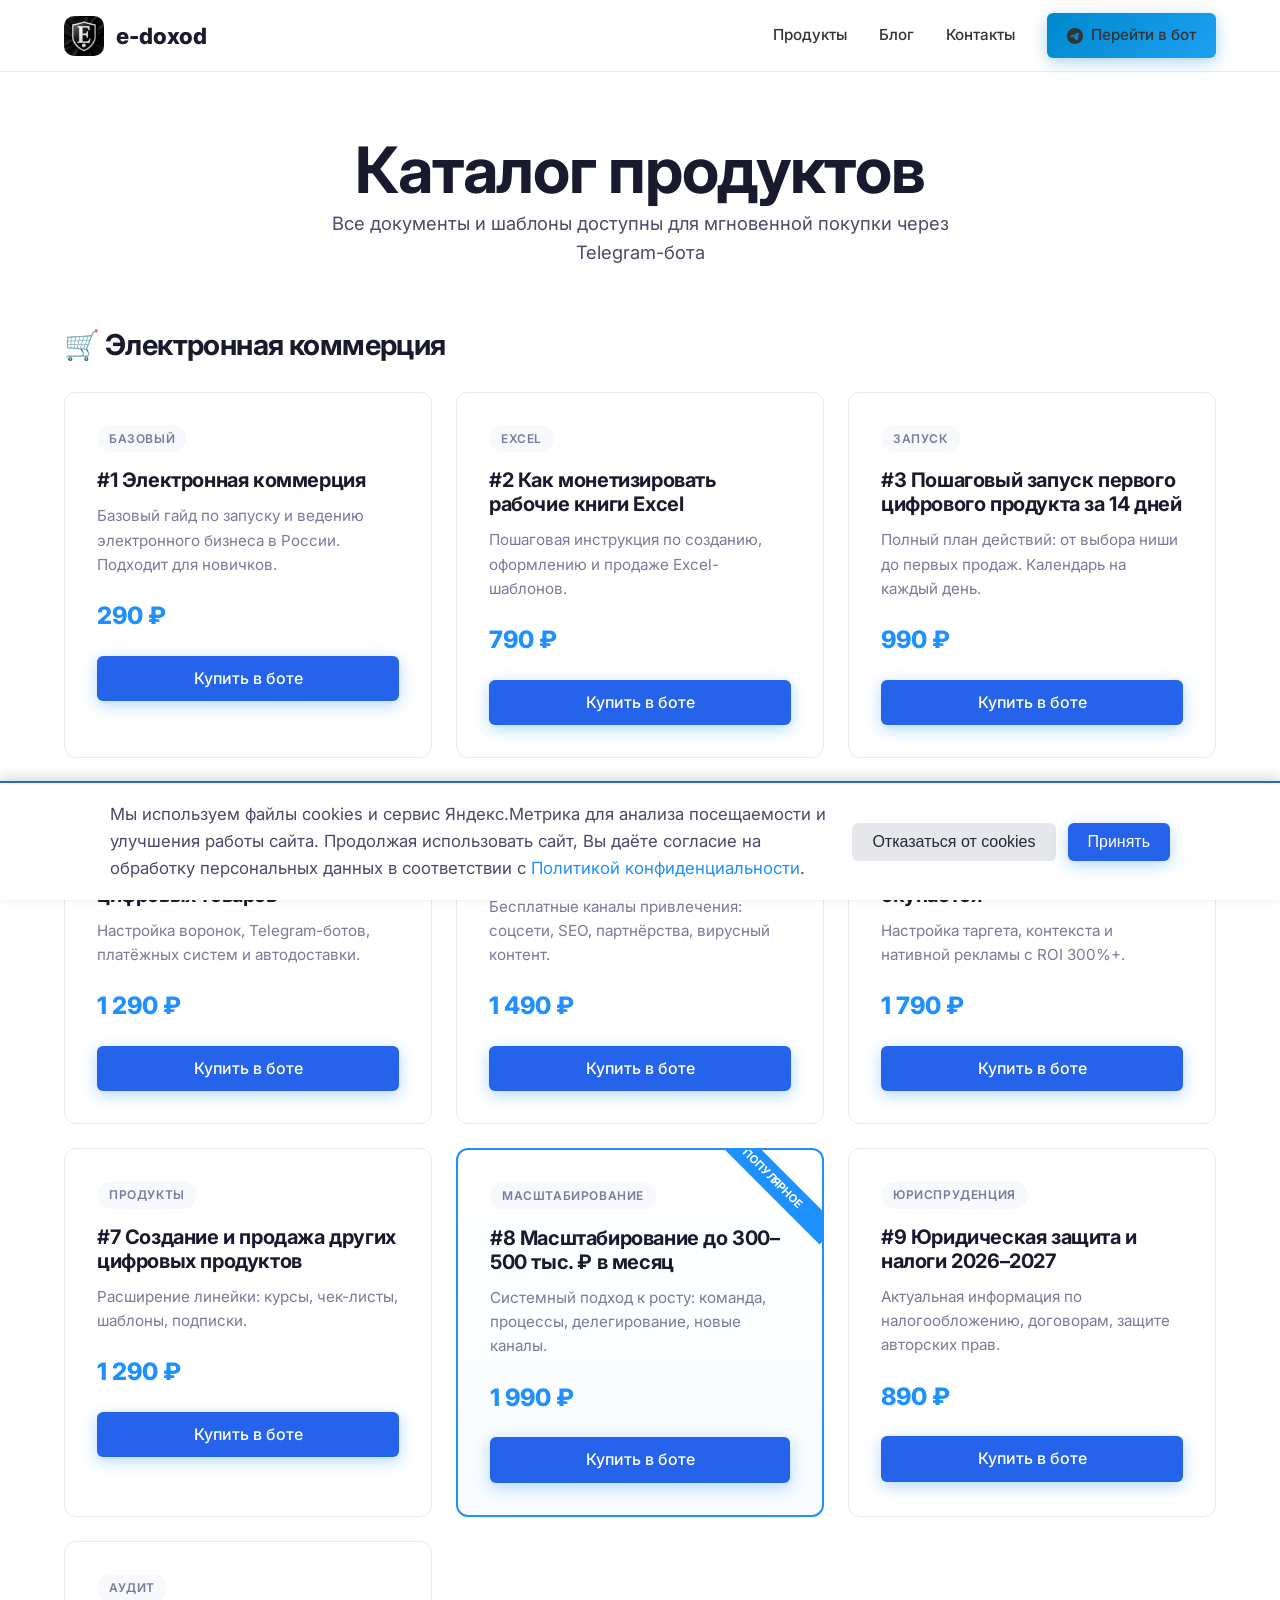
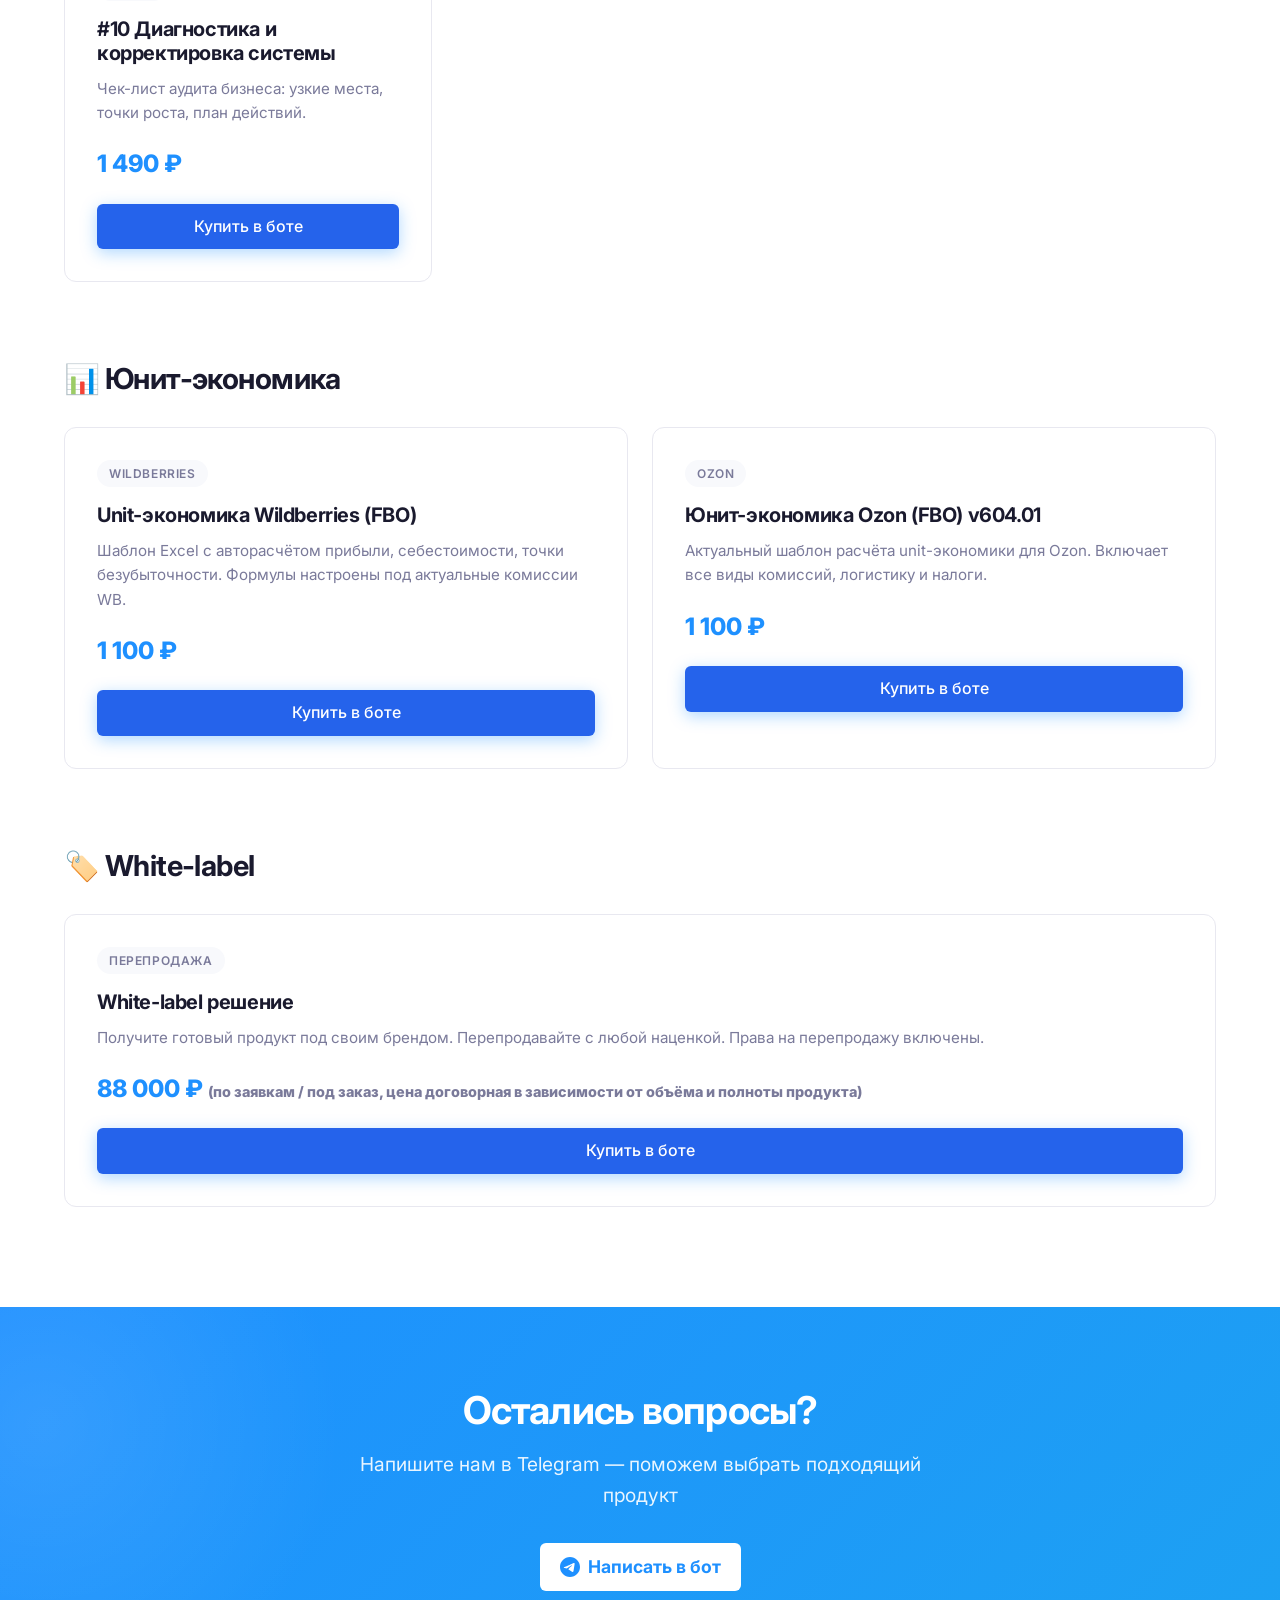
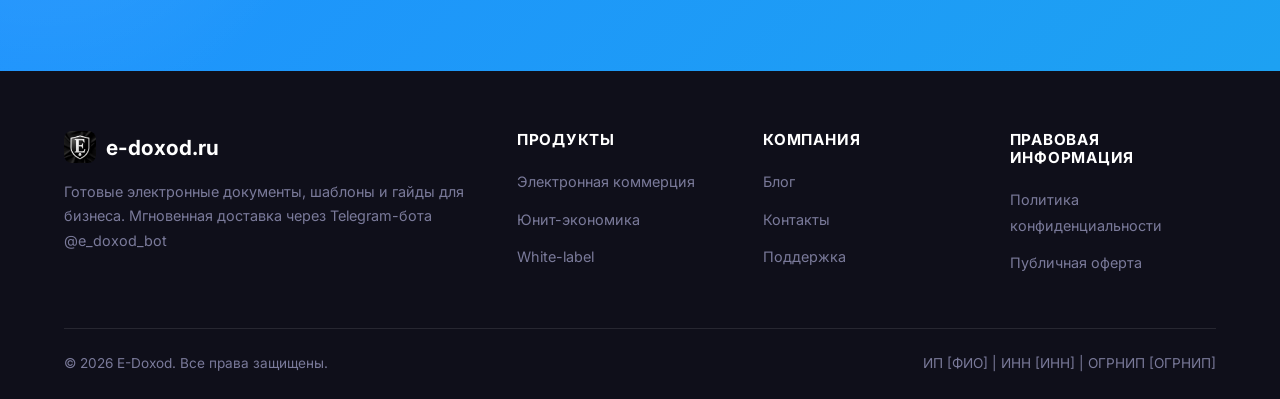
<file: product.html>
<!DOCTYPE html>
<html lang="ru">
<head>
    <meta charset="UTF-8">
    <meta name="viewport" content="width=device-width, initial-scale=1.0">
    <title>Продукты — e-doxod.ru | Каталог электронных документов</title>
    <meta name="description" content="Полный каталог электронных документов: гайды по электронной коммерции, шаблоны Excel, юнит-экономика Wildberries и Ozon. Покупка через Telegram-бот @e_doxod_bot.">
    <meta name="robots" content="index, follow">
    <link rel="canonical" href="https://e-doxod.ru/product.html">

    <meta property="og:type" content="website">
    <meta property="og:url" content="https://e-doxod.ru/product.html">
    <meta property="og:title" content="Каталог продуктов — e-doxod.ru">
    <meta property="og:description" content="Все электронные документы и шаблоны в одном месте.">
    <meta property="og:image" content="https://e-doxod.ru/images/og-image.jpg">

    <link rel="preconnect" href="https://fonts.googleapis.com">
    <link rel="preconnect" href="https://fonts.gstatic.com" crossorigin>
    <link href="https://fonts.googleapis.com/css2?family=Inter:wght@400;500;600;700;800&display=swap" rel="stylesheet">
    <link rel="stylesheet" href="/css/styles.css">

    <script type="application/ld+json">
    {
        "@context": "https://schema.org",
        "@type": "ItemList",
        "itemListElement": [
            {"@type": "ListItem", "position": 1, "name": "Электронная коммерция", "url": "https://e-doxod.ru/product.html#ecommerce"},
            {"@type": "ListItem", "position": 2, "name": "Юнит-экономика", "url": "https://e-doxod.ru/product.html#unit"},
            {"@type": "ListItem", "position": 3, "name": "White-label", "url": "https://e-doxod.ru/product.html#white-label"}
        ]
    }
    </script>
</head>
<body>
    <header class="header">
        <div class="container header-inner">
            <a href="/" class="logo">
                <img src="/images/logo.png" alt="e-doxod.ru" loading="eager" onerror="this.style.display='none'">
                <span>e-doxod</span>
            </a>
            <nav class="nav">
                <a href="/product.html">Продукты</a>
                <a href="/blog/">Блог</a>
                <a href="/contacts.html">Контакты</a>
                <a href="https://t.me/e_doxod_bot" class="btn btn-telegram" data-track="header_bot" target="_blank" rel="noopener">
                    <svg width="16" height="16" viewBox="0 0 24 24" fill="currentColor"><path d="M12 0C5.373 0 0 5.373 0 12s5.373 12 12 12 12-5.373 12-12S18.627 0 12 0zm5.562 8.161c-.18 1.897-.962 6.502-1.359 8.627-.168.9-.5 1.201-.82 1.23-.697.064-1.226-.461-1.901-.903-1.056-.692-1.653-1.123-2.678-1.799-1.185-.781-.417-1.21.258-1.911.177-.184 3.247-2.977 3.307-3.23.007-.032.015-.15-.056-.212s-.174-.041-.249-.024c-.106.024-1.793 1.139-5.062 3.345-.479.329-.913.489-1.302.481-.428-.009-1.252-.242-1.865-.442-.751-.244-1.349-.374-1.297-.789.027-.216.325-.437.893-.663 3.498-1.524 5.831-2.529 6.998-3.015 3.333-1.386 4.025-1.627 4.477-1.635.099-.002.321.023.465.141.121.099.154.232.17.325.015.093.034.305.019.471z"/></svg>
                    Перейти в бот
                </a>
            </nav>
            <button class="mobile-menu-btn" aria-label="Меню"><span></span><span></span><span></span></button>
        </div>
    </header>

    <section class="section" style="padding-top: calc(var(--header-height) + 60px);">
        <div class="container">
            <div class="section-header reveal">
                <h1>Каталог продуктов</h1>
                <p>Все документы и шаблоны доступны для мгновенной покупки через Telegram-бота</p>
            </div>

            <h2 id="ecommerce" style="margin: 60px 0 30px; font-size: 1.8rem;">🛒 Электронная коммерция</h2>
            <div class="products-grid">
                <div class="product-card reveal">
                    <span class="product-tag">Базовый</span>
                    <h3>#1 Электронная коммерция</h3>
                    <p>Базовый гайд по запуску и ведению электронного бизнеса в России. Подходит для новичков.</p>
                    <div class="product-price">290 ₽</div>
                    <a href="https://t.me/e_doxod_bot?start=site_product_1" class="btn btn-primary" data-track="product_1" style="width:100%" target="_blank" rel="noopener">Купить в боте</a>
                </div>

                <div class="product-card reveal">
                    <span class="product-tag">Excel</span>
                    <h3>#2 Как монетизировать рабочие книги Excel</h3>
                    <p>Пошаговая инструкция по созданию, оформлению и продаже Excel-шаблонов.</p>
                    <div class="product-price">790 ₽</div>
                    <a href="https://t.me/e_doxod_bot?start=site_product_2" class="btn btn-primary" data-track="product_2" style="width:100%" target="_blank" rel="noopener">Купить в боте</a>
                </div>

                <div class="product-card reveal">
                    <span class="product-tag">Запуск</span>
                    <h3>#3 Пошаговый запуск первого цифрового продукта за 14 дней</h3>
                    <p>Полный план действий: от выбора ниши до первых продаж. Календарь на каждый день.</p>
                    <div class="product-price">990 ₽</div>
                    <a href="https://t.me/e_doxod_bot?start=site_product_3" class="btn btn-primary" data-track="product_3" style="width:100%" target="_blank" rel="noopener">Купить в боте</a>
                </div>

                <div class="product-card reveal">
                    <span class="product-tag">Автоматизация</span>
                    <h3>#4 Автоматизация продаж цифровых товаров</h3>
                    <p>Настройка воронок, Telegram-ботов, платёжных систем и автодоставки.</p>
                    <div class="product-price">1 290 ₽</div>
                    <a href="https://t.me/e_doxod_bot?start=site_product_4" class="btn btn-primary" data-track="product_4" style="width:100%" target="_blank" rel="noopener">Купить в боте</a>
                </div>

                <div class="product-card reveal">
                    <span class="product-tag">Маркетинг</span>
                    <h3>#5 Маркетинг без бюджета</h3>
                    <p>Бесплатные каналы привлечения: соцсети, SEO, партнёрства, вирусный контент.</p>
                    <div class="product-price">1 490 ₽</div>
                    <a href="https://t.me/e_doxod_bot?start=site_product_5" class="btn btn-primary" data-track="product_5" style="width:100%" target="_blank" rel="noopener">Купить в боте</a>
                </div>

                <div class="product-card reveal">
                    <span class="product-tag">Реклама</span>
                    <h3>#6 Реклама, которая окупается</h3>
                    <p>Настройка таргета, контекста и нативной рекламы с ROI 300%+.</p>
                    <div class="product-price">1 790 ₽</div>
                    <a href="https://t.me/e_doxod_bot?start=site_product_6" class="btn btn-primary" data-track="product_6" style="width:100%" target="_blank" rel="noopener">Купить в боте</a>
                </div>

                <div class="product-card reveal">
                    <span class="product-tag">Продукты</span>
                    <h3>#7 Создание и продажа других цифровых продуктов</h3>
                    <p>Расширение линейки: курсы, чек-листы, шаблоны, подписки.</p>
                    <div class="product-price">1 290 ₽</div>
                    <a href="https://t.me/e_doxod_bot?start=site_product_7" class="btn btn-primary" data-track="product_7" style="width:100%" target="_blank" rel="noopener">Купить в боте</a>
                </div>

                <div class="product-card featured reveal">
                    <span class="product-tag">Масштабирование</span>
                    <h3>#8 Масштабирование до 300–500 тыс. ₽ в месяц</h3>
                    <p>Системный подход к росту: команда, процессы, делегирование, новые каналы.</p>
                    <div class="product-price">1 990 ₽</div>
                    <a href="https://t.me/e_doxod_bot?start=site_product_8" class="btn btn-primary" data-track="product_8" style="width:100%" target="_blank" rel="noopener">Купить в боте</a>
                </div>

                <div class="product-card reveal">
                    <span class="product-tag">Юриспруденция</span>
                    <h3>#9 Юридическая защита и налоги 2026–2027</h3>
                    <p>Актуальная информация по налогообложению, договорам, защите авторских прав.</p>
                    <div class="product-price">890 ₽</div>
                    <a href="https://t.me/e_doxod_bot?start=site_product_9" class="btn btn-primary" data-track="product_9" style="width:100%" target="_blank" rel="noopener">Купить в боте</a>
                </div>

                <div class="product-card reveal">
                    <span class="product-tag">Аудит</span>
                    <h3>#10 Диагностика и корректировка системы</h3>
                    <p>Чек-лист аудита бизнеса: узкие места, точки роста, план действий.</p>
                    <div class="product-price">1 490 ₽</div>
                    <a href="https://t.me/e_doxod_bot?start=site_product_10" class="btn btn-primary" data-track="product_10" style="width:100%" target="_blank" rel="noopener">Купить в боте</a>
                </div>
            </div>

            <h2 id="unit" style="margin: 80px 0 30px; font-size: 1.8rem;">📊 Юнит-экономика</h2>
            <div class="products-grid">
                <div class="product-card reveal">
                    <span class="product-tag">Wildberries</span>
                    <h3>Unit-экономика Wildberries (FBO)</h3>
                    <p>Шаблон Excel с авторасчётом прибыли, себестоимости, точки безубыточности. Формулы настроены под актуальные комиссии WB.</p>
                    <div class="product-price">1 100 ₽</div>
                    <a href="https://t.me/e_doxod_bot?start=site_wb_unit" class="btn btn-primary" data-track="wb_unit" style="width:100%" target="_blank" rel="noopener">Купить в боте</a>
                </div>

                <div class="product-card reveal">
                    <span class="product-tag">Ozon</span>
                    <h3>Юнит-экономика Ozon (FBO) v604.01</h3>
                    <p>Актуальный шаблон расчёта unit-экономики для Ozon. Включает все виды комиссий, логистику и налоги.</p>
                    <div class="product-price">1 100 ₽</div>
                    <a href="https://t.me/e_doxod_bot?start=site_ozon_unit" class="btn btn-primary" data-track="ozon_unit" style="width:100%" target="_blank" rel="noopener">Купить в боте</a>
                </div>
            </div>

            <h2 id="white-label" style="margin: 80px 0 30px; font-size: 1.8rem;">🏷️ White-label</h2>
            <div class="products-grid">
                <div class="product-card reveal">
                    <span class="product-tag">Перепродажа</span>
                    <h3>White-label решение</h3>
                    <p>Получите готовый продукт под своим брендом. Перепродавайте с любой наценкой. Права на перепродажу включены.</p>
                    <div class="product-price">88 000 ₽ <span style="font-size:0.9rem;color:var(--text-muted)">(по заявкам / под заказ, цена договорная в зависимости от объёма и полноты продукта)</span></div>
                    <a href="https://t.me/e_doxod_bot?start=site_wl" class="btn btn-primary" data-track="white_label" style="width:100%" target="_blank" rel="noopener">Купить в боте</a>
                </div>
            </div>
        </div>
    </section>

    <section class="cta-section">
        <div class="container">
            <h2>Остались вопросы?</h2>
            <p>Напишите нам в Telegram — поможем выбрать подходящий продукт</p>
            <a href="https://t.me/e_doxod_bot?start=site_product_cta" class="btn btn-lg" data-track="product_cta" target="_blank" rel="noopener">
                <svg width="20" height="20" viewBox="0 0 24 24" fill="currentColor"><path d="M12 0C5.373 0 0 5.373 0 12s5.373 12 12 12 12-5.373 12-12S18.627 0 12 0zm5.562 8.161c-.18 1.897-.962 6.502-1.359 8.627-.168.9-.5 1.201-.82 1.23-.697.064-1.226-.461-1.901-.903-1.056-.692-1.653-1.123-2.678-1.799-1.185-.781-.417-1.21.258-1.911.177-.184 3.247-2.977 3.307-3.23.007-.032.015-.15-.056-.212s-.174-.041-.249-.024c-.106.024-1.793 1.139-5.062 3.345-.479.329-.913.489-1.302.481-.428-.009-1.252-.242-1.865-.442-.751-.244-1.349-.374-1.297-.789.027-.216.325-.437.893-.663 3.498-1.524 5.831-2.529 6.998-3.015 3.333-1.386 4.025-1.627 4.477-1.635.099-.002.321.023.465.141.121.099.154.232.17.325.015.093.034.305.019.471z"/></svg>
                Написать в бот
            </a>
        </div>
    </section>

    <footer class="footer">
        <div class="container">
            <div class="footer-grid">
                <div>
                    <div class="footer-brand">
                        <img src="/images/logo.png" alt="" onerror="this.style.display='none'">
                        e-doxod.ru
                    </div>
                    <p class="footer-desc">Готовые электронные документы, шаблоны и гайды для бизнеса.
                    Мгновенная доставка через Telegram-бота @e_doxod_bot</p>
                </div>
                <div class="footer-column">
                    <h4>Продукты</h4>
                    <ul>
                        <li><a href="/product.html#ecommerce">Электронная коммерция</a></li>
                        <li><a href="/product.html#unit">Юнит-экономика</a></li>
                        <li><a href="/product.html#white-label">White-label</a></li>
                    </ul>
                </div>
                <div class="footer-column">
                    <h4>Компания</h4>
                    <ul>
                        <li><a href="/blog/">Блог</a></li>
                        <li><a href="/contacts.html">Контакты</a></li>
                        <li><a href="https://t.me/e_doxod_bot" target="_blank" rel="noopener">Поддержка</a></li>
                    </ul>
                </div>
                <div class="footer-column">
                    <h4>Правовая информация</h4>
                    <ul>
                        <li><a href="/privacy.html">Политика конфиденциальности</a></li>
                        <li><a href="/offer.html">Публичная оферта</a></li>
                    </ul>
                </div>
            </div>
            <div class="footer-bottom">
                <p>© 2026 E-Doxod. Все права защищены.</p>
                <p>ИП [ФИО] | ИНН [ИНН] | ОГРНИП [ОГРНИП]</p>
            </div>
        </div>
    </footer>

    <div class="telegram-widget">
        <a href="https://t.me/e_doxod_bot?start=site_widget" target="_blank" rel="noopener" aria-label="Написать в Telegram">
            <svg width="20" height="20" viewBox="0 0 24 24" fill="currentColor"><path d="M12 0C5.373 0 0 5.373 0 12s5.373 12 12 12 12-5.373 12-12S18.627 0 12 0zm5.562 8.161c-.18 1.897-.962 6.502-1.359 8.627-.168.9-.5 1.201-.82 1.23-.697.064-1.226-.461-1.901-.903-1.056-.692-1.653-1.123-2.678-1.799-1.185-.781-.417-1.21.258-1.911.177-.184 3.247-2.977 3.307-3.23.007-.032.015-.15-.056-.212s-.174-.041-.249-.024c-.106.024-1.793 1.139-5.062 3.345-.479.329-.913.489-1.302.481-.428-.009-1.252-.242-1.865-.442-.751-.244-1.349-.374-1.297-.789.027-.216.325-.437.893-.663 3.498-1.524 5.831-2.529 6.998-3.015 3.333-1.386 4.025-1.627 4.477-1.635.099-.002.321.023.465.141.121.099.154.232.17.325.015.093.034.305.019.471z"/></svg>
            <span>Написать в Telegram</span>
        </a>
    </div>

    <script src="/js/script.js" defer></script>
    <!-- ==================== COOKIE BANNER ==================== -->
<div id="cookie-banner" class="cookie-banner">
    <div class="cookie-content">
        <p>
            Мы используем файлы cookies и сервис Яндекс.Метрика для анализа посещаемости и улучшения работы сайта. 
            Продолжая использовать сайт, Вы даёте согласие на обработку персональных данных в соответствии с 
            <a href="/privacy.html" target="_blank" rel="noopener">Политикой конфиденциальности</a>.
        </p>
        <div class="cookie-buttons">
            <button id="cookie-reject" class="btn btn-secondary">Отказаться от cookies</button>
            <button id="cookie-accept" class="btn btn-primary">Принять</button>
        </div>
    </div>
</div>

<style>
.cookie-banner {
    position: fixed;
    bottom: 0;
    left: 0;
    right: 0;
    background: #fff;
    border-top: 2px solid #2563eb;
    box-shadow: 0 -4px 12px rgba(0,0,0,0.15);
    z-index: 9999;
    padding: 18px 0;
    display: none;
    font-size: 15px;
}

.cookie-content {
    max-width: 1100px;
    margin: 0 auto;
    padding: 0 20px;
    display: flex;
    align-items: center;
    gap: 20px;
    flex-wrap: wrap;
}

.cookie-content p {
    margin: 0;
    flex: 1;
    min-width: 280px;
}

.cookie-buttons {
    display: flex;
    gap: 12px;
    flex-wrap: nowrap;
}

.btn {
    padding: 10px 20px;
    border: none;
    border-radius: 6px;
    font-weight: 500;
    cursor: pointer;
    white-space: nowrap;
}

.btn-primary {
    background: #2563eb;
    color: white;
}

.btn-secondary {
    background: #e5e7eb;
    color: #1f2937;
}

@media (max-width: 768px) {
    .cookie-content {
        flex-direction: column;
        text-align: center;
    }
}
</style>

<script>
// Cookie banner logic
document.addEventListener('DOMContentLoaded', function() {
    const banner = document.getElementById('cookie-banner');
    const acceptBtn = document.getElementById('cookie-accept');
    const rejectBtn = document.getElementById('cookie-reject');

    // Проверяем, давал ли пользователь согласие ранее
    if (localStorage.getItem('cookieConsent') === null) {
        banner.style.display = 'block';
    }

    acceptBtn.addEventListener('click', function() {
        localStorage.setItem('cookieConsent', 'accepted');
        banner.style.display = 'none';
        // Здесь можно инициализировать Яндекс.Метрику
        console.log('Cookies accepted');
    });

    rejectBtn.addEventListener('click', function() {
        localStorage.setItem('cookieConsent', 'rejected');
        banner.style.display = 'none';
        console.log('Cookies rejected');
    });
});
</script>
</body>
</html>
</file>
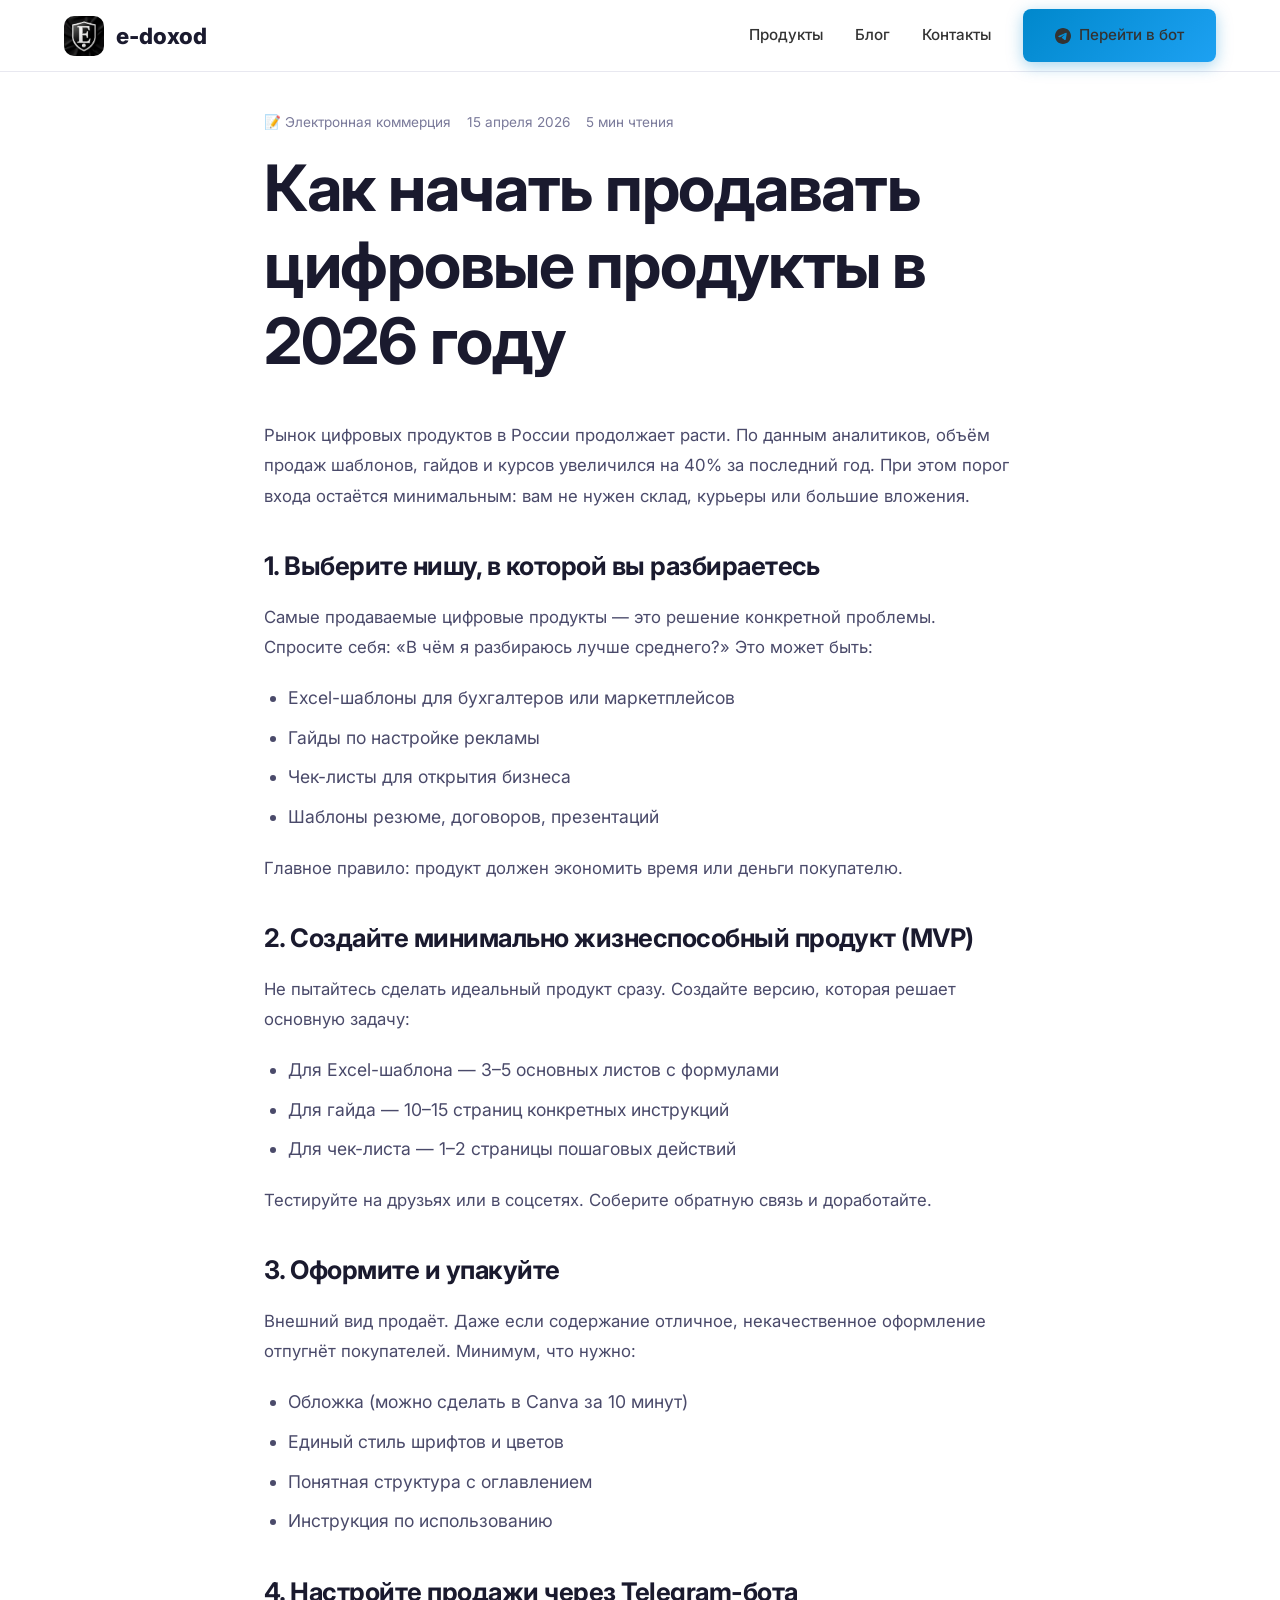
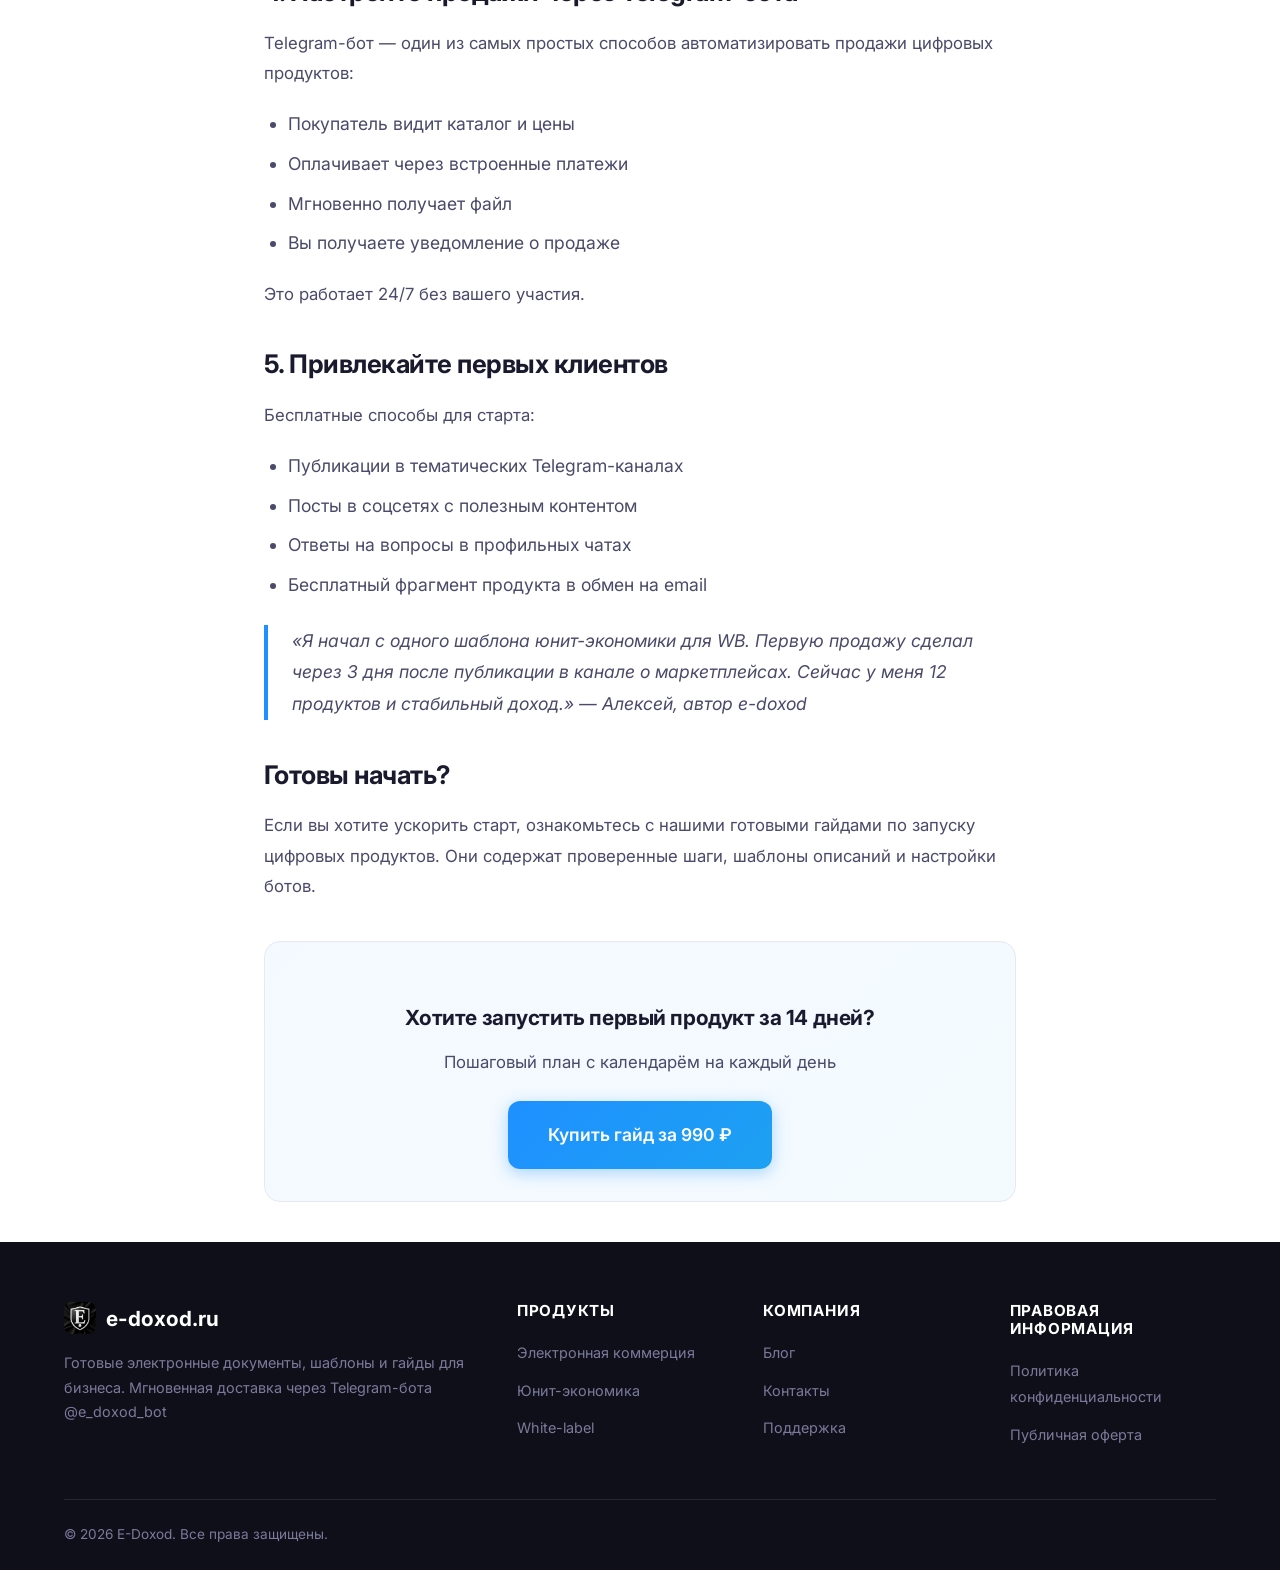
<file: blog/post-1.html>
<!DOCTYPE html>
<html lang="ru">
<head>
    <meta charset="UTF-8">
    <meta name="viewport" content="width=device-width, initial-scale=1.0">
    <title>Как начать продавать цифровые продукты в 2026 году — e-doxod.ru</title>
    <meta name="description" content="Пошаговый разбор рынка цифровых продуктов в 2026 году. Как выбрать нишу, создать первый продукт и получить первые продажи.">
    <meta name="robots" content="index, follow">
    <link rel="canonical" href="https://e-doxod.ru/blog/post-1.html">
    <meta property="og:type" content="article">
    <meta property="og:url" content="https://e-doxod.ru/blog/post-1.html">
    <meta property="og:title" content="Как начать продавать цифровые продукты в 2026 году">
    <meta property="og:description" content="Пошаговый разбор рынка, выбор ниши и первые шаги от идеи до первой продажи.">
    <meta property="og:image" content="https://e-doxod.ru/images/og-image.jpg">
    <meta property="article:published_time" content="2026-04-15T00:00:00+03:00">
    <link rel="preconnect" href="https://fonts.googleapis.com">
    <link rel="preconnect" href="https://fonts.gstatic.com" crossorigin>
    <link href="https://fonts.googleapis.com/css2?family=Inter:wght@400;500;600;700;800&display=swap" rel="stylesheet">
    <link rel="stylesheet" href="/css/styles.css">
</head>
<body>
    <header class="header">
        <div class="container header-inner">
            <a href="/" class="logo">
                <img src="/images/logo.png" alt="e-doxod.ru" loading="eager" onerror="this.style.display='none'">
                <span>e-doxod</span>
            </a>
            <nav class="nav">
                <a href="/product.html">Продукты</a>
                <a href="/blog/">Блог</a>
                <a href="/contacts.html">Контакты</a>
                <a href="https://t.me/e_doxod_bot" class="btn btn-telegram" data-track="header_bot" target="_blank" rel="noopener">
                    <svg width="16" height="16" viewBox="0 0 24 24" fill="currentColor"><path d="M12 0C5.373 0 0 5.373 0 12s5.373 12 12 12 12-5.373 12-12S18.627 0 12 0zm5.562 8.161c-.18 1.897-.962 6.502-1.359 8.627-.168.9-.5 1.201-.82 1.23-.697.064-1.226-.461-1.901-.903-1.056-.692-1.653-1.123-2.678-1.799-1.185-.781-.417-1.21.258-1.911.177-.184 3.247-2.977 3.307-3.23.007-.032.015-.15-.056-.212s-.174-.041-.249-.024c-.106.024-1.793 1.139-5.062 3.345-.479.329-.913.489-1.302.481-.428-.009-1.252-.242-1.865-.442-.751-.244-1.349-.374-1.297-.789.027-.216.325-.437.893-.663 3.498-1.524 5.831-2.529 6.998-3.015 3.333-1.386 4.025-1.627 4.477-1.635.099-.002.321.023.465.141.121.099.154.232.17.325.015.093.034.305.019.471z"/></svg>
                    Перейти в бот
                </a>
            </nav>
            <button class="mobile-menu-btn" aria-label="Меню"><span></span><span></span><span></span></button>
        </div>
    </header>

    <article class="article container">
        <header class="article-header reveal">
            <div class="blog-card-meta" style="margin-bottom: 16px;">
                <span>📝 Электронная коммерция</span>
                <span>15 апреля 2026</span>
                <span>5 мин чтения</span>
            </div>
            <h1>Как начать продавать цифровые продукты в 2026 году</h1>
        </header>

        <div class="article-content reveal">
            <p>Рынок цифровых продуктов в России продолжает расти. По данным аналитиков, объём продаж шаблонов, гайдов и курсов увеличился на 40% за последний год. При этом порог входа остаётся минимальным: вам не нужен склад, курьеры или большие вложения.</p>

            <h2>1. Выберите нишу, в которой вы разбираетесь</h2>
            <p>Самые продаваемые цифровые продукты — это решение конкретной проблемы. Спросите себя: «В чём я разбираюсь лучше среднего?» Это может быть:</p>
            <ul>
                <li>Excel-шаблоны для бухгалтеров или маркетплейсов</li>
                <li>Гайды по настройке рекламы</li>
                <li>Чек-листы для открытия бизнеса</li>
                <li>Шаблоны резюме, договоров, презентаций</li>
            </ul>
            <p>Главное правило: продукт должен экономить время или деньги покупателю.</p>

            <h2>2. Создайте минимально жизнеспособный продукт (MVP)</h2>
            <p>Не пытайтесь сделать идеальный продукт сразу. Создайте версию, которая решает основную задачу:</p>
            <ul>
                <li>Для Excel-шаблона — 3–5 основных листов с формулами</li>
                <li>Для гайда — 10–15 страниц конкретных инструкций</li>
                <li>Для чек-листа — 1–2 страницы пошаговых действий</li>
            </ul>
            <p>Тестируйте на друзьях или в соцсетях. Соберите обратную связь и доработайте.</p>

            <h2>3. Оформите и упакуйте</h2>
            <p>Внешний вид продаёт. Даже если содержание отличное, некачественное оформление отпугнёт покупателей. Минимум, что нужно:</p>
            <ul>
                <li>Обложка (можно сделать в Canva за 10 минут)</li>
                <li>Единый стиль шрифтов и цветов</li>
                <li>Понятная структура с оглавлением</li>
                <li>Инструкция по использованию</li>
            </ul>

            <h2>4. Настройте продажи через Telegram-бота</h2>
            <p>Telegram-бот — один из самых простых способов автоматизировать продажи цифровых продуктов:</p>
            <ul>
                <li>Покупатель видит каталог и цены</li>
                <li>Оплачивает через встроенные платежи</li>
                <li>Мгновенно получает файл</li>
                <li>Вы получаете уведомление о продаже</li>
            </ul>
            <p>Это работает 24/7 без вашего участия.</p>

            <h2>5. Привлекайте первых клиентов</h2>
            <p>Бесплатные способы для старта:</p>
            <ul>
                <li>Публикации в тематических Telegram-каналах</li>
                <li>Посты в соцсетях с полезным контентом</li>
                <li>Ответы на вопросы в профильных чатах</li>
                <li>Бесплатный фрагмент продукта в обмен на email</li>
            </ul>

            <blockquote>
                «Я начал с одного шаблона юнит-экономики для WB. Первую продажу сделал через 3 дня после публикации в канале о маркетплейсах. Сейчас у меня 12 продуктов и стабильный доход.» — Алексей, автор e-doxod
            </blockquote>

            <h2>Готовы начать?</h2>
            <p>Если вы хотите ускорить старт, ознакомьтесь с нашими готовыми гайдами по запуску цифровых продуктов. Они содержат проверенные шаги, шаблоны описаний и настройки ботов.</p>

            <div style="margin: 40px 0; padding: 32px; background: linear-gradient(135deg, rgba(30,144,255,0.05), rgba(29,161,242,0.05)); border-radius: 16px; border: 1px solid var(--border); text-align: center;">
                <h3 style="margin-bottom: 16px;">Хотите запустить первый продукт за 14 дней?</h3>
                <p style="margin-bottom: 24px;">Пошаговый план с календарём на каждый день</p>
                <a href="https://t.me/e_doxod_bot?start=site_blog_post1" class="btn btn-primary btn-lg" data-track="blog_post1_cta" target="_blank" rel="noopener">
                    Купить гайд за 990 ₽
                </a>
            </div>
        </div>
    </article>

    <footer class="footer">
        <div class="container">
            <div class="footer-grid">
                <div>
                    <div class="footer-brand">
                        <img src="/images/logo.png" alt="" onerror="this.style.display='none'">
                        e-doxod.ru
                    </div>
                    <p class="footer-desc">Готовые электронные документы, шаблоны и гайды для бизнеса.
                    Мгновенная доставка через Telegram-бота @e_doxod_bot</p>
                </div>
                <div class="footer-column">
                    <h4>Продукты</h4>
                    <ul>
                        <li><a href="/product.html#ecommerce">Электронная коммерция</a></li>
                        <li><a href="/product.html#unit">Юнит-экономика</a></li>
                        <li><a href="/product.html#white-label">White-label</a></li>
                    </ul>
                </div>
                <div class="footer-column">
                    <h4>Компания</h4>
                    <ul>
                        <li><a href="/blog/">Блог</a></li>
                        <li><a href="/contacts.html">Контакты</a></li>
                        <li><a href="https://t.me/e_doxod_bot" target="_blank" rel="noopener">Поддержка</a></li>
                    </ul>
                </div>
                <div class="footer-column">
                    <h4>Правовая информация</h4>
                    <ul>
                        <li><a href="/privacy.html">Политика конфиденциальности</a></li>
                        <li><a href="/offer.html">Публичная оферта</a></li>
                    </ul>
                </div>
            </div>
            <div class="footer-bottom">
                <p>© 2026 E-Doxod. Все права защищены.</p>
            </div>
        </div>
    </footer>

    <script src="/js/script.js" defer></script>
</body>
</html>
</file>
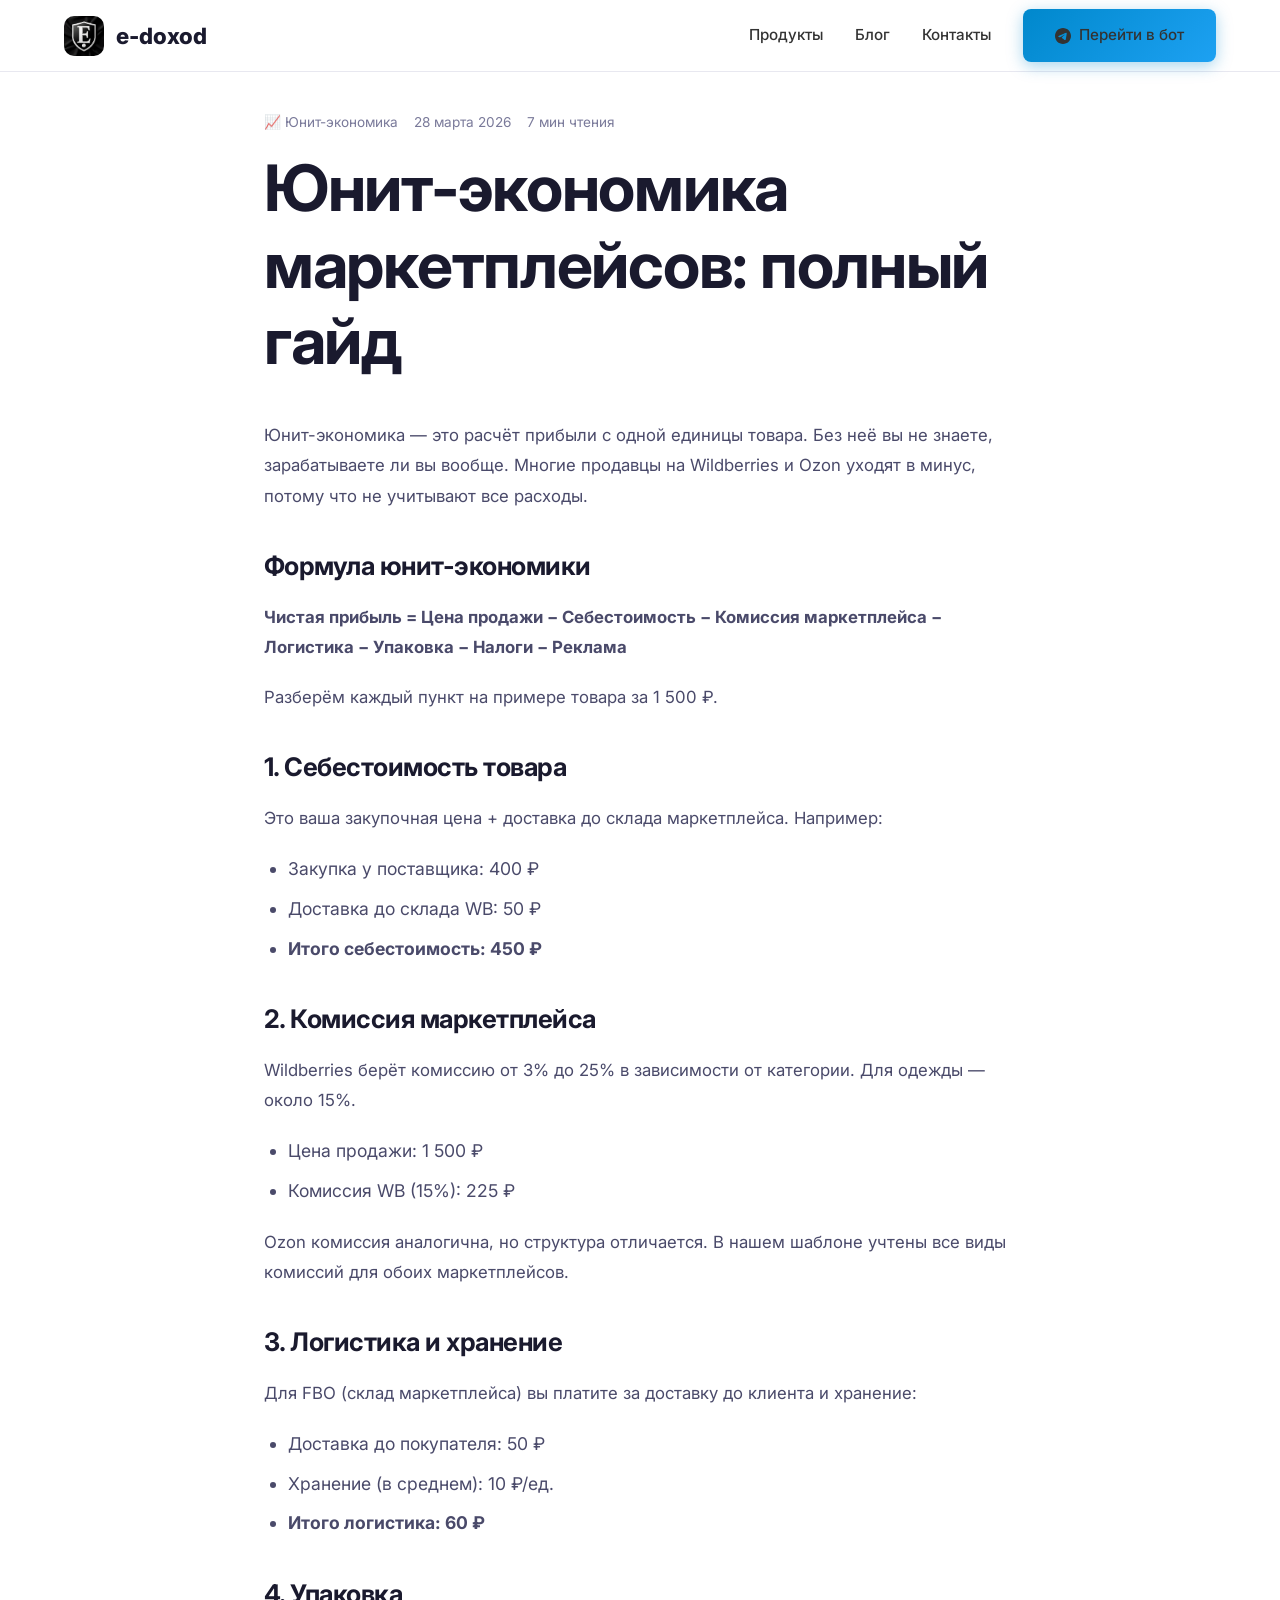
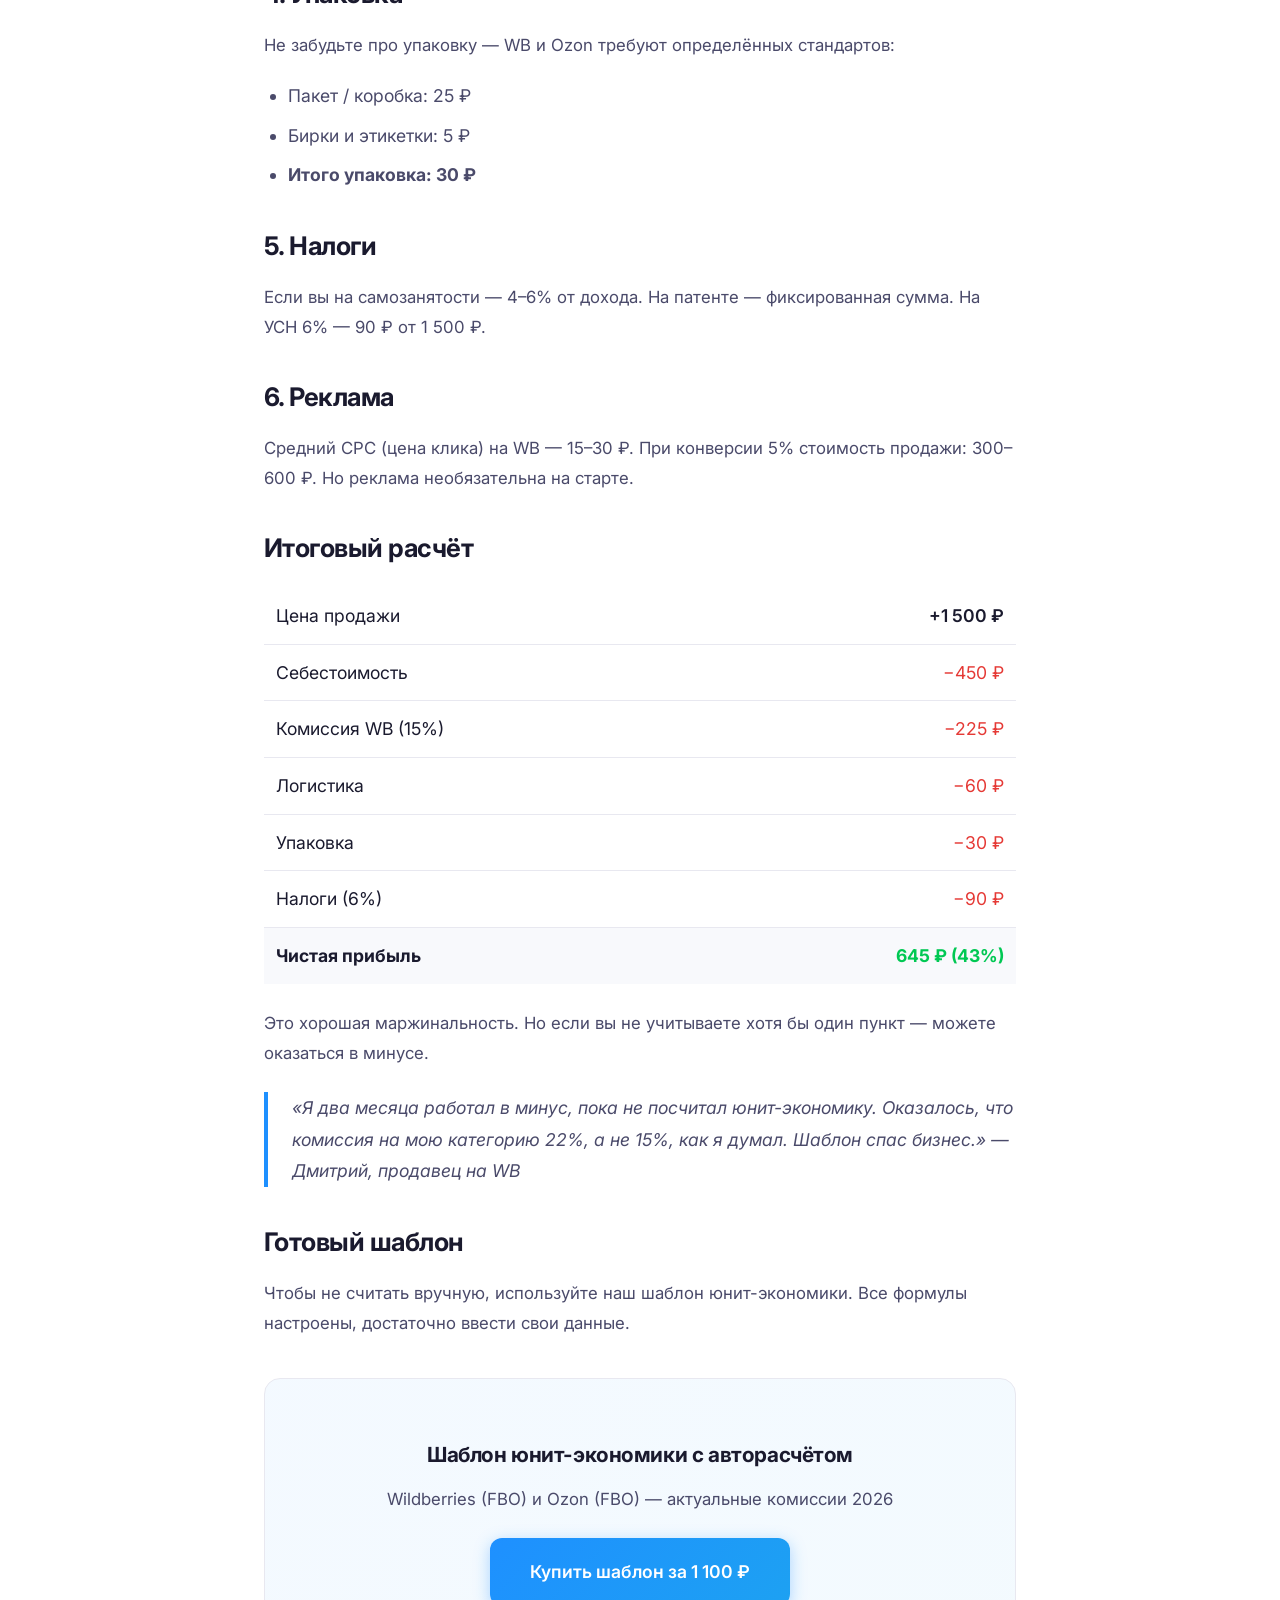
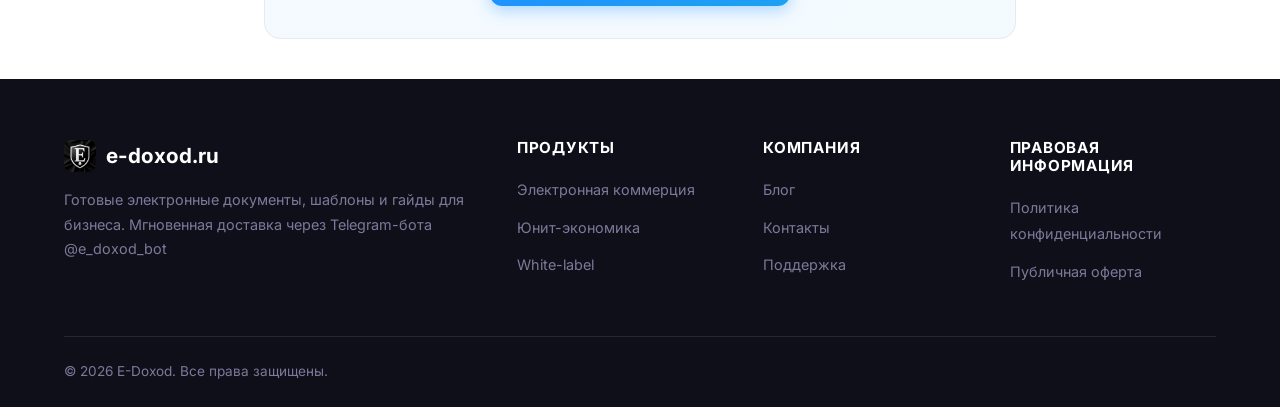
<file: blog/post-2.html>
<!DOCTYPE html>
<html lang="ru">
<head>
    <meta charset="UTF-8">
    <meta name="viewport" content="width=device-width, initial-scale=1.0">
    <title>Юнит-экономика маркетплейсов: полный гайд — e-doxod.ru</title>
    <meta name="description" content="Разбираем формулу прибыли на Wildberries и Ozon: от себестоимости до чистого дохода. Примеры расчётов и шаблоны.">
    <meta name="robots" content="index, follow">
    <link rel="canonical" href="https://e-doxod.ru/blog/post-2.html">
    <meta property="og:type" content="article">
    <meta property="og:url" content="https://e-doxod.ru/blog/post-2.html">
    <meta property="og:title" content="Юнит-экономика маркетплейсов: полный гайд">
    <meta property="og:description" content="Формула прибыли на WB и Ozon с примерами расчётов.">
    <meta property="og:image" content="https://e-doxod.ru/images/og-image.jpg">
    <meta property="article:published_time" content="2026-03-28T00:00:00+03:00">
    <link rel="preconnect" href="https://fonts.googleapis.com">
    <link rel="preconnect" href="https://fonts.gstatic.com" crossorigin>
    <link href="https://fonts.googleapis.com/css2?family=Inter:wght@400;500;600;700;800&display=swap" rel="stylesheet">
    <link rel="stylesheet" href="/css/styles.css">
</head>
<body>
    <header class="header">
        <div class="container header-inner">
            <a href="/" class="logo">
                <img src="/images/logo.png" alt="e-doxod.ru" loading="eager" onerror="this.style.display='none'">
                <span>e-doxod</span>
            </a>
            <nav class="nav">
                <a href="/product.html">Продукты</a>
                <a href="/blog/">Блог</a>
                <a href="/contacts.html">Контакты</a>
                <a href="https://t.me/e_doxod_bot" class="btn btn-telegram" data-track="header_bot" target="_blank" rel="noopener">
                    <svg width="16" height="16" viewBox="0 0 24 24" fill="currentColor"><path d="M12 0C5.373 0 0 5.373 0 12s5.373 12 12 12 12-5.373 12-12S18.627 0 12 0zm5.562 8.161c-.18 1.897-.962 6.502-1.359 8.627-.168.9-.5 1.201-.82 1.23-.697.064-1.226-.461-1.901-.903-1.056-.692-1.653-1.123-2.678-1.799-1.185-.781-.417-1.21.258-1.911.177-.184 3.247-2.977 3.307-3.23.007-.032.015-.15-.056-.212s-.174-.041-.249-.024c-.106.024-1.793 1.139-5.062 3.345-.479.329-.913.489-1.302.481-.428-.009-1.252-.242-1.865-.442-.751-.244-1.349-.374-1.297-.789.027-.216.325-.437.893-.663 3.498-1.524 5.831-2.529 6.998-3.015 3.333-1.386 4.025-1.627 4.477-1.635.099-.002.321.023.465.141.121.099.154.232.17.325.015.093.034.305.019.471z"/></svg>
                    Перейти в бот
                </a>
            </nav>
            <button class="mobile-menu-btn" aria-label="Меню"><span></span><span></span><span></span></button>
        </div>
    </header>

    <article class="article container">
        <header class="article-header reveal">
            <div class="blog-card-meta" style="margin-bottom: 16px;">
                <span>📈 Юнит-экономика</span>
                <span>28 марта 2026</span>
                <span>7 мин чтения</span>
            </div>
            <h1>Юнит-экономика маркетплейсов: полный гайд</h1>
        </header>

        <div class="article-content reveal">
            <p>Юнит-экономика — это расчёт прибыли с одной единицы товара. Без неё вы не знаете, зарабатываете ли вы вообще. Многие продавцы на Wildberries и Ozon уходят в минус, потому что не учитывают все расходы.</p>

            <h2>Формула юнит-экономики</h2>
            <p><strong>Чистая прибыль = Цена продажи − Себестоимость − Комиссия маркетплейса − Логистика − Упаковка − Налоги − Реклама</strong></p>
            <p>Разберём каждый пункт на примере товара за 1 500 ₽.</p>

            <h2>1. Себестоимость товара</h2>
            <p>Это ваша закупочная цена + доставка до склада маркетплейса. Например:</p>
            <ul>
                <li>Закупка у поставщика: 400 ₽</li>
                <li>Доставка до склада WB: 50 ₽</li>
                <li><strong>Итого себестоимость: 450 ₽</strong></li>
            </ul>

            <h2>2. Комиссия маркетплейса</h2>
            <p>Wildberries берёт комиссию от 3% до 25% в зависимости от категории. Для одежды — около 15%.</p>
            <ul>
                <li>Цена продажи: 1 500 ₽</li>
                <li>Комиссия WB (15%): 225 ₽</li>
            </ul>
            <p>Ozon комиссия аналогична, но структура отличается. В нашем шаблоне учтены все виды комиссий для обоих маркетплейсов.</p>

            <h2>3. Логистика и хранение</h2>
            <p>Для FBO (склад маркетплейса) вы платите за доставку до клиента и хранение:</p>
            <ul>
                <li>Доставка до покупателя: 50 ₽</li>
                <li>Хранение (в среднем): 10 ₽/ед.</li>
                <li><strong>Итого логистика: 60 ₽</strong></li>
            </ul>

            <h2>4. Упаковка</h2>
            <p>Не забудьте про упаковку — WB и Ozon требуют определённых стандартов:</p>
            <ul>
                <li>Пакет / коробка: 25 ₽</li>
                <li>Бирки и этикетки: 5 ₽</li>
                <li><strong>Итого упаковка: 30 ₽</strong></li>
            </ul>

            <h2>5. Налоги</h2>
            <p>Если вы на самозанятости — 4–6% от дохода. На патенте — фиксированная сумма. На УСН 6% — 90 ₽ от 1 500 ₽.</p>

            <h2>6. Реклама</h2>
            <p>Средний CPC (цена клика) на WB — 15–30 ₽. При конверсии 5% стоимость продажи: 300–600 ₽. Но реклама необязательна на старте.</p>

            <h2>Итоговый расчёт</h2>
            <table style="width:100%; border-collapse: collapse; margin: 24px 0;">
                <tr style="border-bottom: 1px solid var(--border);">
                    <td style="padding: 12px;">Цена продажи</td>
                    <td style="padding: 12px; text-align: right; font-weight: 600;">+1 500 ₽</td>
                </tr>
                <tr style="border-bottom: 1px solid var(--border);">
                    <td style="padding: 12px;">Себестоимость</td>
                    <td style="padding: 12px; text-align: right; color: #e53935;">−450 ₽</td>
                </tr>
                <tr style="border-bottom: 1px solid var(--border);">
                    <td style="padding: 12px;">Комиссия WB (15%)</td>
                    <td style="padding: 12px; text-align: right; color: #e53935;">−225 ₽</td>
                </tr>
                <tr style="border-bottom: 1px solid var(--border);">
                    <td style="padding: 12px;">Логистика</td>
                    <td style="padding: 12px; text-align: right; color: #e53935;">−60 ₽</td>
                </tr>
                <tr style="border-bottom: 1px solid var(--border);">
                    <td style="padding: 12px;">Упаковка</td>
                    <td style="padding: 12px; text-align: right; color: #e53935;">−30 ₽</td>
                </tr>
                <tr style="border-bottom: 1px solid var(--border);">
                    <td style="padding: 12px;">Налоги (6%)</td>
                    <td style="padding: 12px; text-align: right; color: #e53935;">−90 ₽</td>
                </tr>
                <tr style="background: var(--bg-light);">
                    <td style="padding: 12px; font-weight: 700;">Чистая прибыль</td>
                    <td style="padding: 12px; text-align: right; font-weight: 700; color: var(--accent);">645 ₽ (43%)</td>
                </tr>
            </table>

            <p>Это хорошая маржинальность. Но если вы не учитываете хотя бы один пункт — можете оказаться в минусе.</p>

            <blockquote>
                «Я два месяца работал в минус, пока не посчитал юнит-экономику. Оказалось, что комиссия на мою категорию 22%, а не 15%, как я думал. Шаблон спас бизнес.» — Дмитрий, продавец на WB
            </blockquote>

            <h2>Готовый шаблон</h2>
            <p>Чтобы не считать вручную, используйте наш шаблон юнит-экономики. Все формулы настроены, достаточно ввести свои данные.</p>

            <div style="margin: 40px 0; padding: 32px; background: linear-gradient(135deg, rgba(30,144,255,0.05), rgba(29,161,242,0.05)); border-radius: 16px; border: 1px solid var(--border); text-align: center;">
                <h3 style="margin-bottom: 16px;">Шаблон юнит-экономики с авторасчётом</h3>
                <p style="margin-bottom: 24px;">Wildberries (FBO) и Ozon (FBO) — актуальные комиссии 2026</p>
                <a href="https://t.me/e_doxod_bot?start=site_blog_post2" class="btn btn-primary btn-lg" data-track="blog_post2_cta" target="_blank" rel="noopener">
                    Купить шаблон за 1 100 ₽
                </a>
            </div>
        </div>
    </article>

    <footer class="footer">
        <div class="container">
            <div class="footer-grid">
                <div>
                    <div class="footer-brand">
                        <img src="/images/logo.png" alt="" onerror="this.style.display='none'">
                        e-doxod.ru
                    </div>
                    <p class="footer-desc">Готовые электронные документы, шаблоны и гайды для бизнеса.
                    Мгновенная доставка через Telegram-бота @e_doxod_bot</p>
                </div>
                <div class="footer-column">
                    <h4>Продукты</h4>
                    <ul>
                        <li><a href="/product.html#ecommerce">Электронная коммерция</a></li>
                        <li><a href="/product.html#unit">Юнит-экономика</a></li>
                        <li><a href="/product.html#white-label">White-label</a></li>
                    </ul>
                </div>
                <div class="footer-column">
                    <h4>Компания</h4>
                    <ul>
                        <li><a href="/blog/">Блог</a></li>
                        <li><a href="/contacts.html">Контакты</a></li>
                        <li><a href="https://t.me/e_doxod_bot" target="_blank" rel="noopener">Поддержка</a></li>
                    </ul>
                </div>
                <div class="footer-column">
                    <h4>Правовая информация</h4>
                    <ul>
                        <li><a href="/privacy.html">Политика конфиденциальности</a></li>
                        <li><a href="/offer.html">Публичная оферта</a></li>
                    </ul>
                </div>
            </div>
            <div class="footer-bottom">
                <p>© 2026 E-Doxod. Все права защищены.</p>
            </div>
        </div>
    </footer>

    <script src="/js/script.js" defer></script>
</body>
</html>
</file>
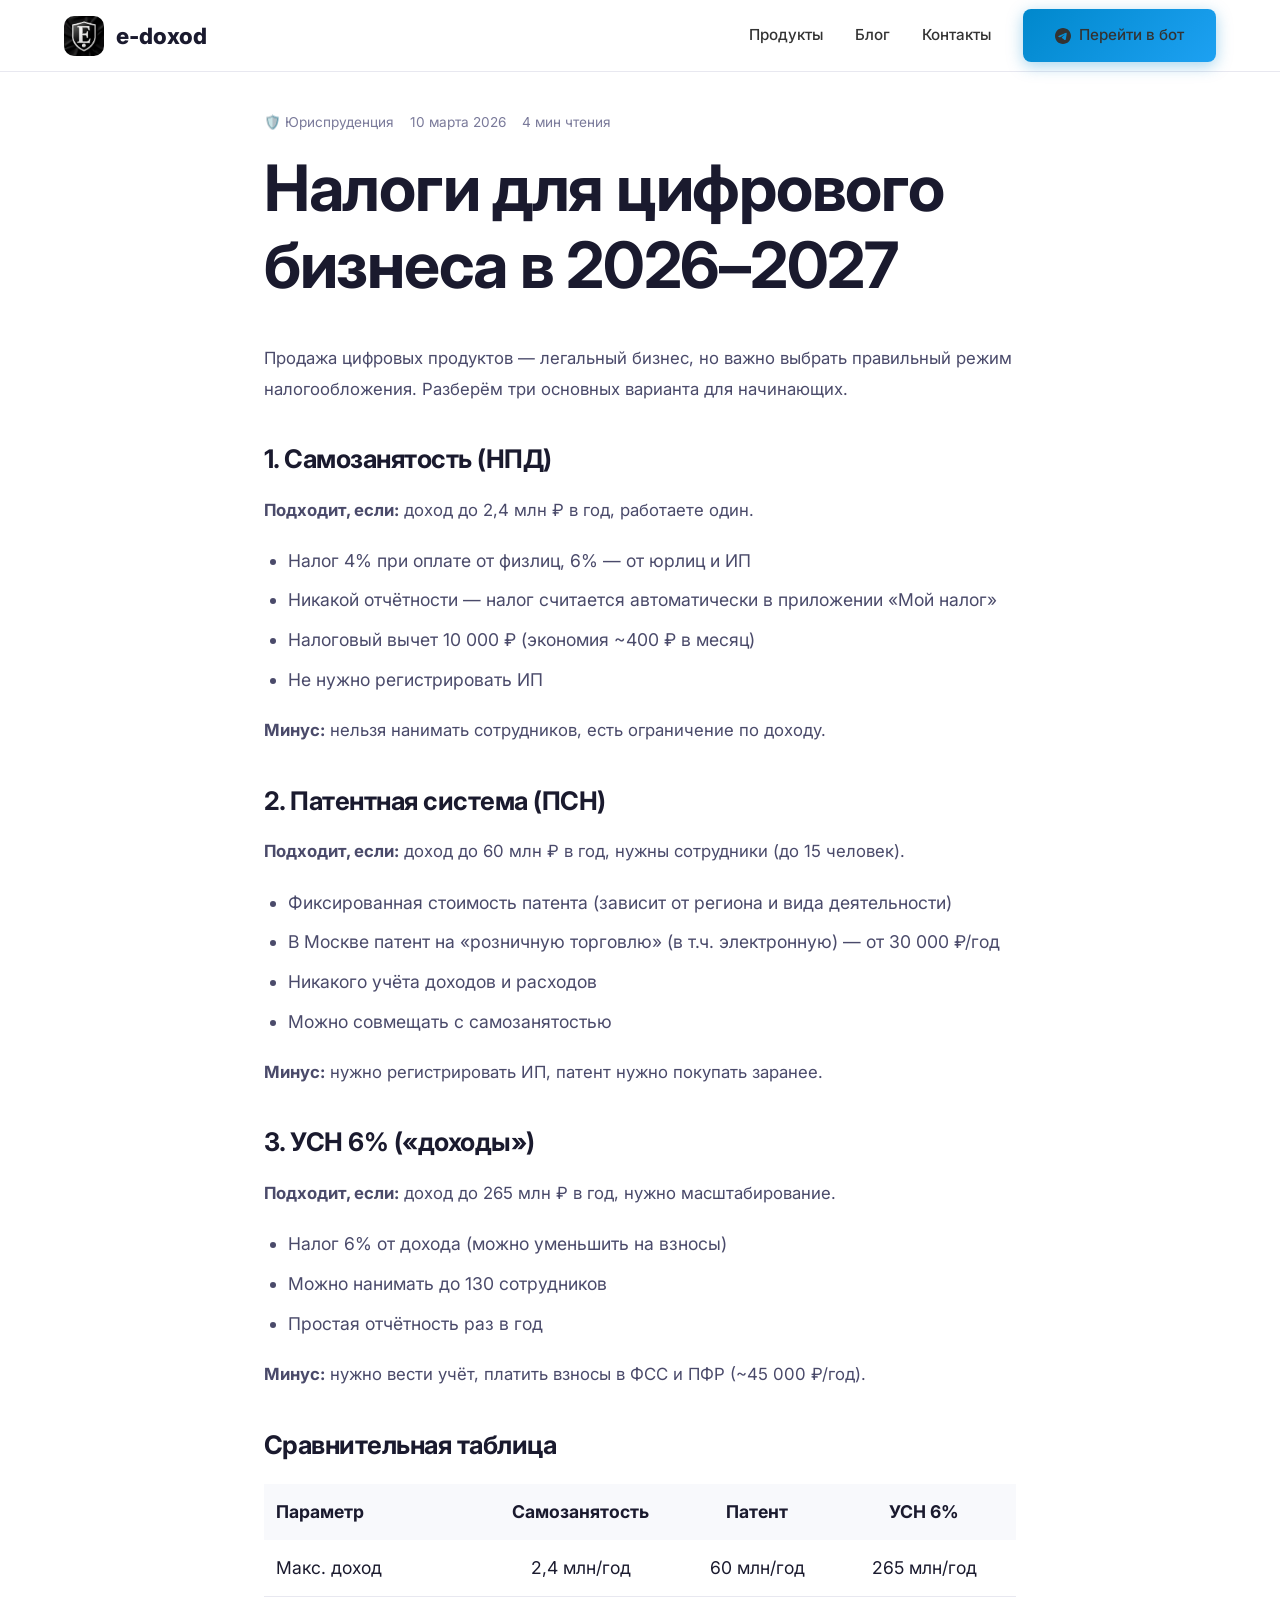
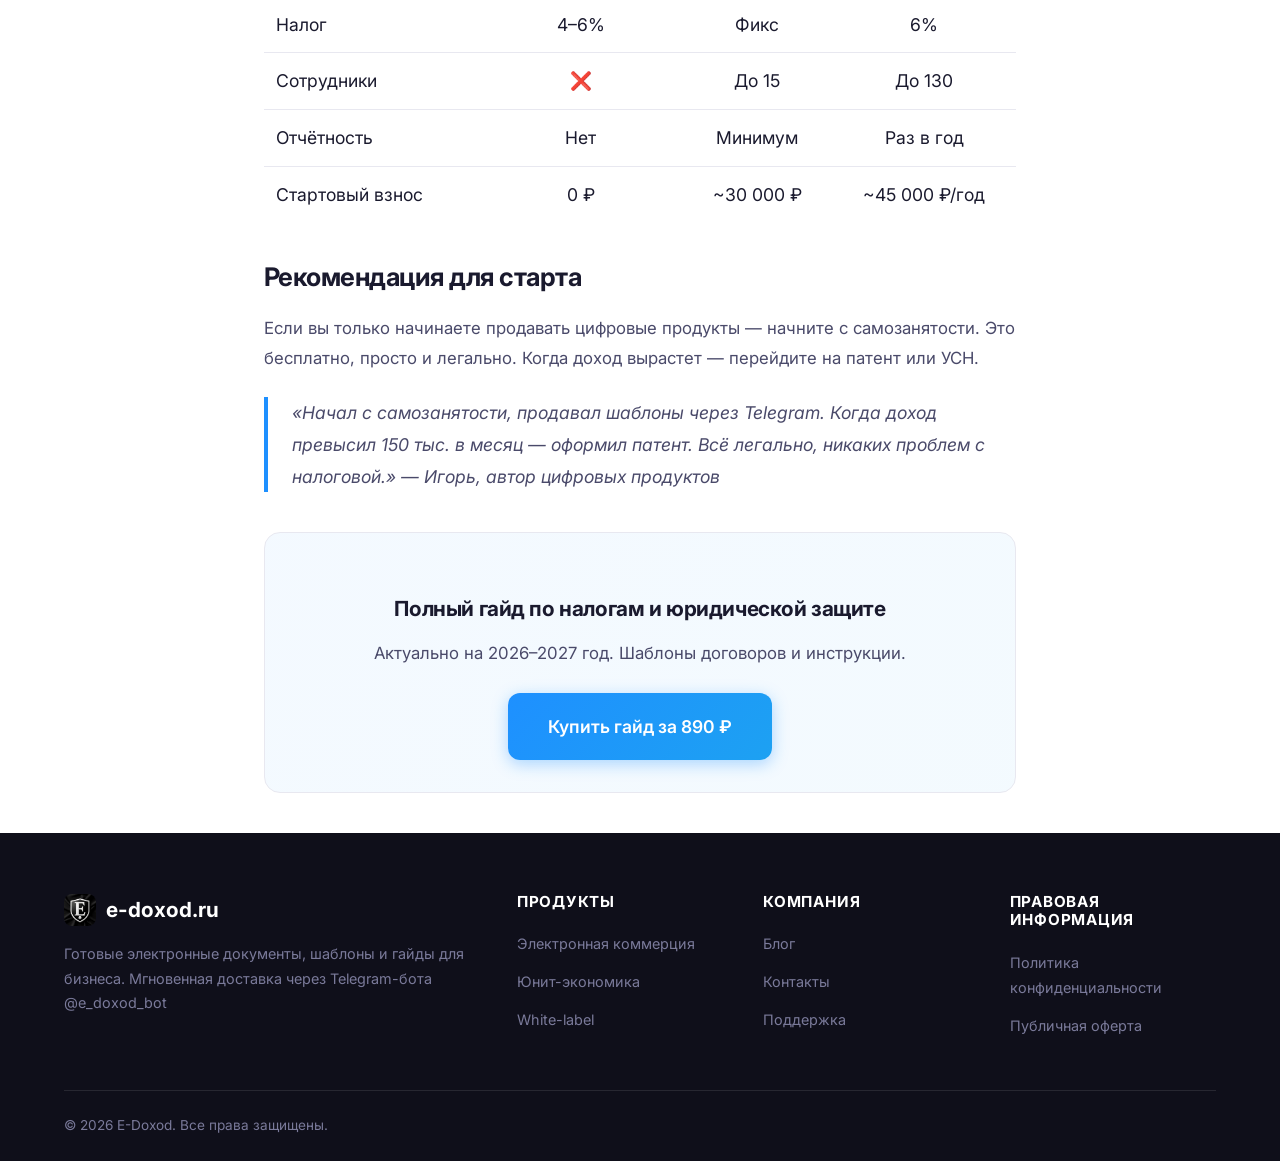
<file: blog/post-3.html>
<!DOCTYPE html>
<html lang="ru">
<head>
    <meta charset="UTF-8">
    <meta name="viewport" content="width=device-width, initial-scale=1.0">
    <title>Налоги для цифрового бизнеса в 2026–2027 — e-doxod.ru</title>
    <meta name="description" content="Как легально продавать электронные документы и цифровые продукты. Сравнение патента, самозанятости и ИП в 2026–2027.">
    <meta name="robots" content="index, follow">
    <link rel="canonical" href="https://e-doxod.ru/blog/post-3.html">
    <meta property="og:type" content="article">
    <meta property="og:url" content="https://e-doxod.ru/blog/post-3.html">
    <meta property="og:title" content="Налоги для цифрового бизнеса в 2026–2027">
    <meta property="og:description" content="Сравнение режимов налогообложения для продажи цифровых продуктов.">
    <meta property="og:image" content="https://e-doxod.ru/images/og-image.jpg">
    <meta property="article:published_time" content="2026-03-10T00:00:00+03:00">
    <link rel="preconnect" href="https://fonts.googleapis.com">
    <link rel="preconnect" href="https://fonts.gstatic.com" crossorigin>
    <link href="https://fonts.googleapis.com/css2?family=Inter:wght@400;500;600;700;800&display=swap" rel="stylesheet">
    <link rel="stylesheet" href="/css/styles.css">
</head>
<body>
    <header class="header">
        <div class="container header-inner">
            <a href="/" class="logo">
                <img src="/images/logo.png" alt="e-doxod.ru" loading="eager" onerror="this.style.display='none'">
                <span>e-doxod</span>
            </a>
            <nav class="nav">
                <a href="/product.html">Продукты</a>
                <a href="/blog/">Блог</a>
                <a href="/contacts.html">Контакты</a>
                <a href="https://t.me/e_doxod_bot" class="btn btn-telegram" data-track="header_bot" target="_blank" rel="noopener">
                    <svg width="16" height="16" viewBox="0 0 24 24" fill="currentColor"><path d="M12 0C5.373 0 0 5.373 0 12s5.373 12 12 12 12-5.373 12-12S18.627 0 12 0zm5.562 8.161c-.18 1.897-.962 6.502-1.359 8.627-.168.9-.5 1.201-.82 1.23-.697.064-1.226-.461-1.901-.903-1.056-.692-1.653-1.123-2.678-1.799-1.185-.781-.417-1.21.258-1.911.177-.184 3.247-2.977 3.307-3.23.007-.032.015-.15-.056-.212s-.174-.041-.249-.024c-.106.024-1.793 1.139-5.062 3.345-.479.329-.913.489-1.302.481-.428-.009-1.252-.242-1.865-.442-.751-.244-1.349-.374-1.297-.789.027-.216.325-.437.893-.663 3.498-1.524 5.831-2.529 6.998-3.015 3.333-1.386 4.025-1.627 4.477-1.635.099-.002.321.023.465.141.121.099.154.232.17.325.015.093.034.305.019.471z"/></svg>
                    Перейти в бот
                </a>
            </nav>
            <button class="mobile-menu-btn" aria-label="Меню"><span></span><span></span><span></span></button>
        </div>
    </header>

    <article class="article container">
        <header class="article-header reveal">
            <div class="blog-card-meta" style="margin-bottom: 16px;">
                <span>🛡️ Юриспруденция</span>
                <span>10 марта 2026</span>
                <span>4 мин чтения</span>
            </div>
            <h1>Налоги для цифрового бизнеса в 2026–2027</h1>
        </header>

        <div class="article-content reveal">
            <p>Продажа цифровых продуктов — легальный бизнес, но важно выбрать правильный режим налогообложения. Разберём три основных варианта для начинающих.</p>

            <h2>1. Самозанятость (НПД)</h2>
            <p><strong>Подходит, если:</strong> доход до 2,4 млн ₽ в год, работаете один.</p>
            <ul>
                <li>Налог 4% при оплате от физлиц, 6% — от юрлиц и ИП</li>
                <li>Никакой отчётности — налог считается автоматически в приложении «Мой налог»</li>
                <li>Налоговый вычет 10 000 ₽ (экономия ~400 ₽ в месяц)</li>
                <li>Не нужно регистрировать ИП</li>
            </ul>
            <p><strong>Минус:</strong> нельзя нанимать сотрудников, есть ограничение по доходу.</p>

            <h2>2. Патентная система (ПСН)</h2>
            <p><strong>Подходит, если:</strong> доход до 60 млн ₽ в год, нужны сотрудники (до 15 человек).</p>
            <ul>
                <li>Фиксированная стоимость патента (зависит от региона и вида деятельности)</li>
                <li>В Москве патент на «розничную торговлю» (в т.ч. электронную) — от 30 000 ₽/год</li>
                <li>Никакого учёта доходов и расходов</li>
                <li>Можно совмещать с самозанятостью</li>
            </ul>
            <p><strong>Минус:</strong> нужно регистрировать ИП, патент нужно покупать заранее.</p>

            <h2>3. УСН 6% («доходы»)</h2>
            <p><strong>Подходит, если:</strong> доход до 265 млн ₽ в год, нужно масштабирование.</p>
            <ul>
                <li>Налог 6% от дохода (можно уменьшить на взносы)</li>
                <li>Можно нанимать до 130 сотрудников</li>
                <li>Простая отчётность раз в год</li>
            </ul>
            <p><strong>Минус:</strong> нужно вести учёт, платить взносы в ФСС и ПФР (~45 000 ₽/год).</p>

            <h2>Сравнительная таблица</h2>
            <table style="width:100%; border-collapse: collapse; margin: 24px 0;">
                <tr style="background: var(--bg-light);">
                    <th style="padding: 12px; text-align: left;">Параметр</th>
                    <th style="padding: 12px; text-align: center;">Самозанятость</th>
                    <th style="padding: 12px; text-align: center;">Патент</th>
                    <th style="padding: 12px; text-align: center;">УСН 6%</th>
                </tr>
                <tr style="border-bottom: 1px solid var(--border);">
                    <td style="padding: 12px;">Макс. доход</td>
                    <td style="padding: 12px; text-align: center;">2,4 млн/год</td>
                    <td style="padding: 12px; text-align: center;">60 млн/год</td>
                    <td style="padding: 12px; text-align: center;">265 млн/год</td>
                </tr>
                <tr style="border-bottom: 1px solid var(--border);">
                    <td style="padding: 12px;">Налог</td>
                    <td style="padding: 12px; text-align: center;">4–6%</td>
                    <td style="padding: 12px; text-align: center;">Фикс</td>
                    <td style="padding: 12px; text-align: center;">6%</td>
                </tr>
                <tr style="border-bottom: 1px solid var(--border);">
                    <td style="padding: 12px;">Сотрудники</td>
                    <td style="padding: 12px; text-align: center;">❌</td>
                    <td style="padding: 12px; text-align: center;">До 15</td>
                    <td style="padding: 12px; text-align: center;">До 130</td>
                </tr>
                <tr style="border-bottom: 1px solid var(--border);">
                    <td style="padding: 12px;">Отчётность</td>
                    <td style="padding: 12px; text-align: center;">Нет</td>
                    <td style="padding: 12px; text-align: center;">Минимум</td>
                    <td style="padding: 12px; text-align: center;">Раз в год</td>
                </tr>
                <tr>
                    <td style="padding: 12px;">Стартовый взнос</td>
                    <td style="padding: 12px; text-align: center;">0 ₽</td>
                    <td style="padding: 12px; text-align: center;">~30 000 ₽</td>
                    <td style="padding: 12px; text-align: center;">~45 000 ₽/год</td>
                </tr>
            </table>

            <h2>Рекомендация для старта</h2>
            <p>Если вы только начинаете продавать цифровые продукты — начните с самозанятости. Это бесплатно, просто и легально. Когда доход вырастет — перейдите на патент или УСН.</p>

            <blockquote>
                «Начал с самозанятости, продавал шаблоны через Telegram. Когда доход превысил 150 тыс. в месяц — оформил патент. Всё легально, никаких проблем с налоговой.» — Игорь, автор цифровых продуктов
            </blockquote>

            <div style="margin: 40px 0; padding: 32px; background: linear-gradient(135deg, rgba(30,144,255,0.05), rgba(29,161,242,0.05)); border-radius: 16px; border: 1px solid var(--border); text-align: center;">
                <h3 style="margin-bottom: 16px;">Полный гайд по налогам и юридической защите</h3>
                <p style="margin-bottom: 24px;">Актуально на 2026–2027 год. Шаблоны договоров и инструкции.</p>
                <a href="https://t.me/e_doxod_bot?start=site_blog_post3" class="btn btn-primary btn-lg" data-track="blog_post3_cta" target="_blank" rel="noopener">
                    Купить гайд за 890 ₽
                </a>
            </div>
        </div>
    </article>

    <footer class="footer">
        <div class="container">
            <div class="footer-grid">
                <div>
                    <div class="footer-brand">
                        <img src="/images/logo.png" alt="" onerror="this.style.display='none'">
                        e-doxod.ru
                    </div>
                    <p class="footer-desc">Готовые электронные документы, шаблоны и гайды для бизнеса.
                    Мгновенная доставка через Telegram-бота @e_doxod_bot</p>
                </div>
                <div class="footer-column">
                    <h4>Продукты</h4>
                    <ul>
                        <li><a href="/product.html#ecommerce">Электронная коммерция</a></li>
                        <li><a href="/product.html#unit">Юнит-экономика</a></li>
                        <li><a href="/product.html#white-label">White-label</a></li>
                    </ul>
                </div>
                <div class="footer-column">
                    <h4>Компания</h4>
                    <ul>
                        <li><a href="/blog/">Блог</a></li>
                        <li><a href="/contacts.html">Контакты</a></li>
                        <li><a href="https://t.me/e_doxod_bot" target="_blank" rel="noopener">Поддержка</a></li>
                    </ul>
                </div>
                <div class="footer-column">
                    <h4>Правовая информация</h4>
                    <ul>
                        <li><a href="/privacy.html">Политика конфиденциальности</a></li>
                        <li><a href="/offer.html">Публичная оферта</a></li>
                    </ul>
                </div>
            </div>
            <div class="footer-bottom">
                <p>© 2026 E-Doxod. Все права защищены.</p>
            </div>
        </div>
    </footer>

    <script src="/js/script.js" defer></script>
</body>
</html>
</file>
<file: css/styles.css>
/* ============================================
   e-doxod.ru — Stylesheet
   Design: Clean, Minimalist, Conversion-focused
   Accent: #1E90FF (Dodger Blue)
   Secondary: #1DA1F2 (Telegram Blue)
   ============================================ */

/* CSS Variables */
:root {
    --primary: #1E90FF;
    --primary-dark: #1873CC;
    --secondary: #1DA1F2;
    --accent: #00C853;
    --text: #1a1a2e;
    --text-light: #4a4a6a;
    --text-muted: #7a7a9a;
    --bg: #ffffff;
    --bg-light: #f8f9fc;
    --bg-dark: #0f0f1a;
    --border: #e8e8f0;
    --shadow: 0 4px 24px rgba(0,0,0,0.06);
    --shadow-lg: 0 12px 48px rgba(0,0,0,0.12);
    --radius: 12px;
    --radius-sm: 8px;
    --transition: all 0.3s cubic-bezier(0.4, 0, 0.2, 1);
    --max-width: 1200px;
    --header-height: 72px;
}

/* Dark mode support */
@media (prefers-color-scheme: dark) {
    :root {
        --text: #f0f0f5;
        --text-light: #c0c0d0;
        --text-muted: #808090;
        --bg: #0f0f1a;
        --bg-light: #1a1a2e;
        --border: #2a2a3e;
    }
}

/* Reset & Base */
*, *::before, *::after {
    margin: 0;
    padding: 0;
    box-sizing: border-box;
}

html {
    scroll-behavior: smooth;
    font-size: 16px;
}

body {
    font-family: 'Inter', -apple-system, BlinkMacSystemFont, 'Segoe UI', Roboto, sans-serif;
    color: var(--text);
    background: var(--bg);
    line-height: 1.6;
    -webkit-font-smoothing: antialiased;
    overflow-x: hidden;
}

img {
    max-width: 100%;
    height: auto;
    display: block;
}

a {
    color: var(--primary);
    text-decoration: none;
    transition: var(--transition);
}

a:hover {
    color: var(--primary-dark);
}

/* Typography */
h1, h2, h3, h4 {
    font-weight: 700;
    line-height: 1.2;
    letter-spacing: -0.02em;
}

h1 { font-size: clamp(2.5rem, 5vw, 4rem); }
h2 { font-size: clamp(1.8rem, 3vw, 2.8rem); }
h3 { font-size: clamp(1.3rem, 2vw, 1.6rem); }

p {
    color: var(--text-light);
    font-size: 1.05rem;
}

/* Container */
.container {
    max-width: var(--max-width);
    margin: 0 auto;
    padding: 0 24px;
}

/* Header */
.header {
    position: fixed;
    top: 0;
    left: 0;
    right: 0;
    height: var(--header-height);
    background: rgba(255,255,255,0.85);
    backdrop-filter: blur(20px);
    -webkit-backdrop-filter: blur(20px);
    border-bottom: 1px solid var(--border);
    z-index: 1000;
    transition: var(--transition);
}

.header.scrolled {
    box-shadow: var(--shadow);
}

.header-inner {
    display: flex;
    align-items: center;
    justify-content: space-between;
    height: 100%;
}

.logo {
    display: flex;
    align-items: center;
    gap: 12px;
    font-weight: 800;
    font-size: 1.4rem;
    color: var(--text);
}

.logo img {
    width: 40px;
    height: 40px;
    border-radius: 10px;
    object-fit: cover;
}

.nav {
    display: flex;
    align-items: center;
    gap: 32px;
}

.nav a {
    color: #333333;        /* тёмно-серый */
    font-weight: 500;
    font-size: 0.95rem;
    position: relative;
}

.nav a::after {
    content: '';
    position: absolute;
    bottom: -4px;
    left: 0;
    width: 0;
    height: 2px;
    background: var(--primary);
    transition: var(--transition);
}

.nav a:hover::after {
    width: 100%;
}

.nav a:hover {
    color: var(--text);
}

/* Buttons */
.btn {
    display: inline-flex;
    align-items: center;
    justify-content: center;
    gap: 8px;
    padding: 14px 32px;
    border-radius: var(--radius-sm);
    font-weight: 600;
    font-size: 1rem;
    cursor: pointer;
    border: none;
    transition: var(--transition);
    text-decoration: none;
}

.btn-primary {
    background: linear-gradient(135deg, var(--primary), var(--secondary));
    color: white;
    box-shadow: 0 4px 16px rgba(30, 144, 255, 0.35);
}

.btn-primary:hover {
    transform: translateY(-2px);
    box-shadow: 0 8px 24px rgba(30, 144, 255, 0.45);
    color: white;
}

.btn-secondary {
    background: var(--bg-light);
    color: var(--text);
    border: 1px solid var(--border);
}

.btn-secondary:hover {
    background: var(--border);
    color: var(--text);
}

.btn-telegram {
    background: linear-gradient(135deg, #0088cc, #1DA1F2);
    color: white;
    box-shadow: 0 4px 16px rgba(0, 136, 204, 0.35);
}

.btn-telegram:hover {
    transform: translateY(-2px);
    box-shadow: 0 8px 24px rgba(0, 136, 204, 0.45);
    color: white;
}

.btn-lg {
    padding: 18px 40px;
    font-size: 1.1rem;
    border-radius: var(--radius);
}

/* Mobile menu */
.mobile-menu-btn {
    display: none;
    background: none;
    border: none;
    cursor: pointer;
    padding: 8px;
}

.mobile-menu-btn span {
    display: block;
    width: 24px;
    height: 2px;
    background: var(--text);
    margin: 6px 0;
    transition: var(--transition);
}

/* Hero Section */
.hero {
    padding: calc(var(--header-height) + 80px) 0 100px;
    background: linear-gradient(180deg, var(--bg) 0%, var(--bg-light) 100%);
    position: relative;
    overflow: hidden;
}

.hero::before {
    content: '';
    position: absolute;
    top: -50%;
    right: -20%;
    width: 800px;
    height: 800px;
    background: radial-gradient(circle, rgba(30,144,255,0.08) 0%, transparent 70%);
    pointer-events: none;
}

.hero-inner {
    display: grid;
    grid-template-columns: 1fr 1fr;
    gap: 60px;
    align-items: center;
}

.hero-badge {
    display: inline-flex;
    align-items: center;
    gap: 8px;
    padding: 8px 16px;
    background: rgba(30, 144, 255, 0.1);
    color: var(--primary);
    border-radius: 100px;
    font-size: 0.875rem;
    font-weight: 600;
    margin-bottom: 24px;
}

.hero h1 {
    margin-bottom: 20px;
    background: linear-gradient(135deg, var(--text) 0%, var(--primary) 100%);
    -webkit-background-clip: text;
    -webkit-text-fill-color: transparent;
    background-clip: text;
}

.hero-subtitle {
    font-size: 1.25rem;
    color: var(--text-light);
    margin-bottom: 32px;
    max-width: 540px;
}

.hero-cta {
    display: flex;
    gap: 16px;
    flex-wrap: wrap;
    margin-bottom: 40px;
}

.hero-stats {
    display: flex;
    gap: 40px;
}

.stat-item {
    text-align: left;
}

.stat-number {
    font-size: 2rem;
    font-weight: 800;
    color: var(--primary);
    line-height: 1;
}

.stat-label {
    font-size: 0.875rem;
    color: var(--text-muted);
    margin-top: 4px;
}

.hero-image {
    position: relative;
}

.hero-image img {
    border-radius: var(--radius);
    box-shadow: var(--shadow-lg);
    width: 100%;
}

/* Sections */
.section {
    padding: 100px 0;
}

.section-header {
    text-align: center;
    max-width: 640px;
    margin: 0 auto 60px;
}

.section-header h2 {
    margin-bottom: 16px;
}

.section-header p {
    font-size: 1.15rem;
}

.section-alt {
    background: var(--bg-light);
}

/* Products Grid */
.products-grid {
    display: grid;
    grid-template-columns: repeat(auto-fit, minmax(320px, 1fr));
    gap: 24px;
}

.product-card {
    background: var(--bg);
    border: 1px solid var(--border);
    border-radius: var(--radius);
    padding: 32px;
    transition: var(--transition);
    position: relative;
    overflow: hidden;
}

.product-card:hover {
    transform: translateY(-4px);
    box-shadow: var(--shadow-lg);
    border-color: var(--primary);
}

.product-card.featured {
    border: 2px solid var(--primary);
    background: linear-gradient(180deg, var(--bg) 0%, rgba(30,144,255,0.03) 100%);
}

.product-card.featured::before {
    content: 'ПОПУЛЯРНОЕ';
    position: absolute;
    top: 16px;
    right: -30px;
    background: var(--primary);
    color: white;
    padding: 4px 40px;
    font-size: 0.7rem;
    font-weight: 700;
    transform: rotate(45deg);
}

.product-tag {
    display: inline-block;
    padding: 4px 12px;
    background: var(--bg-light);
    color: var(--text-muted);
    border-radius: 100px;
    font-size: 0.75rem;
    font-weight: 600;
    text-transform: uppercase;
    letter-spacing: 0.05em;
    margin-bottom: 16px;
}

.product-card h3 {
    margin-bottom: 12px;
    font-size: 1.25rem;
}

.product-card p {
    font-size: 0.95rem;
    margin-bottom: 20px;
    color: var(--text-muted);
}

.product-price {
    font-size: 1.5rem;
    font-weight: 800;
    color: var(--primary);
    margin-bottom: 20px;
}

.product-price .old-price {
    font-size: 1rem;
    color: var(--text-muted);
    text-decoration: line-through;
    margin-left: 8px;
    font-weight: 500;
}

/* Features */
.features-grid {
    display: grid;
    grid-template-columns: repeat(auto-fit, minmax(280px, 1fr));
    gap: 32px;
}

.feature-item {
    padding: 32px;
    background: var(--bg);
    border-radius: var(--radius);
    border: 1px solid var(--border);
    transition: var(--transition);
}

.feature-item:hover {
    box-shadow: var(--shadow);
    transform: translateY(-2px);
}

.feature-icon {
    width: 56px;
    height: 56px;
    background: linear-gradient(135deg, var(--primary), var(--secondary));
    border-radius: var(--radius-sm);
    display: flex;
    align-items: center;
    justify-content: center;
    margin-bottom: 20px;
    font-size: 1.5rem;
}

.feature-item h3 {
    margin-bottom: 12px;
    font-size: 1.15rem;
}

.feature-item p {
    font-size: 0.95rem;
}

/* Testimonials */
.testimonials-grid {
    display: grid;
    grid-template-columns: repeat(auto-fit, minmax(320px, 1fr));
    gap: 24px;
}

.testimonial-card {
    background: var(--bg);
    border: 1px solid var(--border);
    border-radius: var(--radius);
    padding: 32px;
    transition: var(--transition);
}

.testimonial-card:hover {
    box-shadow: var(--shadow);
}

.testimonial-stars {
    color: #ffc107;
    margin-bottom: 16px;
    font-size: 1.1rem;
}

.testimonial-text {
    font-size: 1rem;
    color: var(--text-light);
    margin-bottom: 20px;
    line-height: 1.7;
}

.testimonial-author {
    display: flex;
    align-items: center;
    gap: 12px;
}

.testimonial-avatar {
    width: 44px;
    height: 44px;
    border-radius: 50%;
    background: linear-gradient(135deg, var(--primary), var(--secondary));
    display: flex;
    align-items: center;
    justify-content: center;
    color: white;
    font-weight: 700;
    font-size: 1rem;
}

.testimonial-name {
    font-weight: 600;
    color: var(--text);
    font-size: 0.95rem;
}

.testimonial-role {
    font-size: 0.85rem;
    color: var(--text-muted);
}

/* CTA Section */
.cta-section {
    background: linear-gradient(135deg, var(--primary), var(--secondary));
    padding: 80px 0;
    text-align: center;
    position: relative;
    overflow: hidden;
}

.cta-section::before {
    content: '';
    position: absolute;
    top: -50%;
    left: -20%;
    width: 600px;
    height: 600px;
    background: radial-gradient(circle, rgba(255,255,255,0.1) 0%, transparent 70%);
}

.cta-section h2 {
    color: white;
    margin-bottom: 16px;
    position: relative;
}

.cta-section p {
    color: rgba(255,255,255,0.9);
    font-size: 1.2rem;
    margin-bottom: 32px;
    max-width: 600px;
    margin-left: auto;
    margin-right: auto;
    position: relative;
}

.cta-section .btn {
    background: white;
    color: var(--primary);
    position: relative;
    font-weight: 700;
}

.cta-section .btn:hover {
    background: var(--bg-light);
    transform: translateY(-2px);
    box-shadow: 0 8px 24px rgba(0,0,0,0.2);
}

/* Telegram Widget */
.telegram-widget {
    position: fixed;
    bottom: 24px;
    right: 24px;
    z-index: 999;
}

.telegram-widget a {
    display: flex;
    align-items: center;
    gap: 10px;
    padding: 14px 24px;
    background: linear-gradient(135deg, #0088cc, #1DA1F2);
    color: white;
    border-radius: 100px;
    font-weight: 600;
    box-shadow: 0 4px 20px rgba(0, 136, 204, 0.4);
    transition: var(--transition);
    animation: pulse 2s infinite;
}

.telegram-widget a:hover {
    transform: translateY(-2px) scale(1.02);
    box-shadow: 0 8px 30px rgba(0, 136, 204, 0.5);
    color: white;
}

@keyframes pulse {
    0%, 100% { box-shadow: 0 4px 20px rgba(0, 136, 204, 0.4); }
    50% { box-shadow: 0 4px 30px rgba(0, 136, 204, 0.6); }
}

/* Blog */
.blog-grid {
    display: grid;
    grid-template-columns: repeat(auto-fit, minmax(340px, 1fr));
    gap: 32px;
}

.blog-card {
    background: var(--bg);
    border: 1px solid var(--border);
    border-radius: var(--radius);
    overflow: hidden;
    transition: var(--transition);
}

.blog-card:hover {
    transform: translateY(-4px);
    box-shadow: var(--shadow-lg);
}

.blog-card-image {
    height: 200px;
    background: linear-gradient(135deg, var(--primary), var(--secondary));
    display: flex;
    align-items: center;
    justify-content: center;
    color: white;
    font-size: 3rem;
}

.blog-card-content {
    padding: 28px;
}

.blog-card-meta {
    display: flex;
    gap: 16px;
    margin-bottom: 12px;
    font-size: 0.85rem;
    color: var(--text-muted);
}

.blog-card h3 {
    margin-bottom: 12px;
    font-size: 1.2rem;
}

.blog-card p {
    font-size: 0.95rem;
    margin-bottom: 16px;
}

.read-more {
    font-weight: 600;
    font-size: 0.95rem;
    display: inline-flex;
    align-items: center;
    gap: 6px;
}

/* Article Page */
.article {
    padding-top: calc(var(--header-height) + 40px);
    max-width: 800px;
    margin: 0 auto;
}

.article-header {
    margin-bottom: 40px;
}

.article-header h1 {
    margin-bottom: 16px;
}

.article-meta {
    display: flex;
    gap: 20px;
    color: var(--text-muted);
    font-size: 0.9rem;
}

.article-content {
    font-size: 1.1rem;
    line-height: 1.8;
}

.article-content h2 {
    margin: 40px 0 20px;
    font-size: 1.6rem;
}

.article-content h3 {
    margin: 32px 0 16px;
    font-size: 1.3rem;
}

.article-content p {
    margin-bottom: 20px;
}

.article-content ul, .article-content ol {
    margin-bottom: 20px;
    padding-left: 24px;
}

.article-content li {
    margin-bottom: 8px;
    color: var(--text-light);
}

.article-content blockquote {
    border-left: 4px solid var(--primary);
    padding-left: 24px;
    margin: 24px 0;
    font-style: italic;
    color: var(--text-light);
}

/* Contacts */
.contacts-grid {
    display: grid;
    grid-template-columns: 1fr 1fr;
    gap: 60px;
    align-items: start;
}

.contact-info h3 {
    margin-bottom: 20px;
}

.contact-item {
    display: flex;
    align-items: flex-start;
    gap: 16px;
    margin-bottom: 24px;
}

.contact-icon {
    width: 48px;
    height: 48px;
    background: var(--bg-light);
    border-radius: var(--radius-sm);
    display: flex;
    align-items: center;
    justify-content: center;
    font-size: 1.25rem;
    flex-shrink: 0;
}

.contact-item h4 {
    font-size: 1rem;
    margin-bottom: 4px;
}

.contact-item p {
    font-size: 0.95rem;
}

/* Form */
.form-group {
    margin-bottom: 20px;
}

.form-group label {
    display: block;
    margin-bottom: 8px;
    font-weight: 500;
    font-size: 0.95rem;
}

.form-group input,
.form-group textarea {
    width: 100%;
    padding: 14px 18px;
    border: 1px solid var(--border);
    border-radius: var(--radius-sm);
    background: var(--bg);
    color: var(--text);
    font-size: 1rem;
    font-family: inherit;
    transition: var(--transition);
}

.form-group input:focus,
.form-group textarea:focus {
    outline: none;
    border-color: var(--primary);
    box-shadow: 0 0 0 3px rgba(30, 144, 255, 0.1);
}

.form-group textarea {
    min-height: 120px;
    resize: vertical;
}

/* Legal Pages */
.legal-content {
    padding-top: calc(var(--header-height) + 40px);
    max-width: 900px;
    margin: 0 auto;
}

.legal-content h1 {
    margin-bottom: 32px;
}

.legal-content h2 {
    margin: 40px 0 16px;
    font-size: 1.4rem;
}

.legal-content p {
    margin-bottom: 16px;
    text-align: justify;
}

.legal-content ul {
    margin-bottom: 16px;
    padding-left: 24px;
}

.legal-content li {
    margin-bottom: 8px;
    color: var(--text-light);
}

/* Footer */
.footer {
    background: var(--bg-dark);
    color: var(--text-light);
    padding: 60px 0 24px;
}

.footer-grid {
    display: grid;
    grid-template-columns: 2fr 1fr 1fr 1fr;
    gap: 40px;
    margin-bottom: 40px;
}

.footer-brand {
    color: white;
    font-weight: 700;
    font-size: 1.3rem;
    margin-bottom: 16px;
    display: flex;
    align-items: center;
    gap: 10px;
}

.footer-brand img {
    width: 32px;
    height: 32px;
    border-radius: 8px;
}

.footer-desc {
    color: var(--text-muted);
    font-size: 0.9rem;
    line-height: 1.7;
}

.footer-column h4 {
    color: white;
    font-size: 0.95rem;
    margin-bottom: 20px;
    text-transform: uppercase;
    letter-spacing: 0.05em;
}

.footer-column ul {
    list-style: none;
}

.footer-column li {
    margin-bottom: 12px;
}

.footer-column a {
    color: var(--text-muted);
    font-size: 0.9rem;
    transition: var(--transition);
}

.footer-column a:hover {
    color: white;
}

.footer-bottom {
    border-top: 1px solid rgba(255,255,255,0.1);
    padding-top: 24px;
    display: flex;
    justify-content: space-between;
    align-items: center;
    flex-wrap: wrap;
    gap: 16px;
}

.footer-bottom p {
    color: var(--text-muted);
    font-size: 0.85rem;
}

/* Scroll animations */
.reveal {
    opacity: 0;
    transform: translateY(30px);
    transition: all 0.8s cubic-bezier(0.4, 0, 0.2, 1);
}

.reveal.active {
    opacity: 1;
    transform: translateY(0);
}

/* Tracking pixel placeholder */
.tracking-pixel {
    position: absolute;
    width: 1px;
    height: 1px;
    opacity: 0;
    pointer-events: none;
}

/* Responsive */
@media (max-width: 1024px) {
    .hero-inner {
        grid-template-columns: 1fr;
        text-align: center;
    }

    .hero-stats {
        justify-content: center;
    }

    .hero-cta {
        justify-content: center;
    }

    .hero-image {
        order: -1;
        max-width: 500px;
        margin: 0 auto;
    }

    .contacts-grid {
        grid-template-columns: 1fr;
    }

    .footer-grid {
        grid-template-columns: 1fr 1fr;
    }
}

@media (max-width: 768px) {
    .nav {
        display: none;
        position: absolute;
        top: var(--header-height);
        left: 0;
        right: 0;
        background: var(--bg);
        border-bottom: 1px solid var(--border);
        flex-direction: column;
        padding: 24px;
        gap: 16px;
        box-shadow: var(--shadow);
    }

    .nav.active {
        display: flex;
    }

    .mobile-menu-btn {
        display: block;
    }

    .section {
        padding: 60px 0;
    }

    .hero {
        padding: calc(var(--header-height) + 40px) 0 60px;
    }

    .products-grid,
    .features-grid,
    .testimonials-grid,
    .blog-grid {
        grid-template-columns: 1fr;
    }

    .footer-grid {
        grid-template-columns: 1fr;
        gap: 32px;
    }

    .telegram-widget {
        bottom: 16px;
        right: 16px;
    }

    .telegram-widget a span {
        display: none;
    }

    .telegram-widget a {
        padding: 14px;
        border-radius: 50%;
    }
}

/* Print styles */
@media print {
    .header, .telegram-widget, .footer, .cta-section {
        display: none;
    }

    .section {
        padding: 20px 0;
    }
}
</file>
